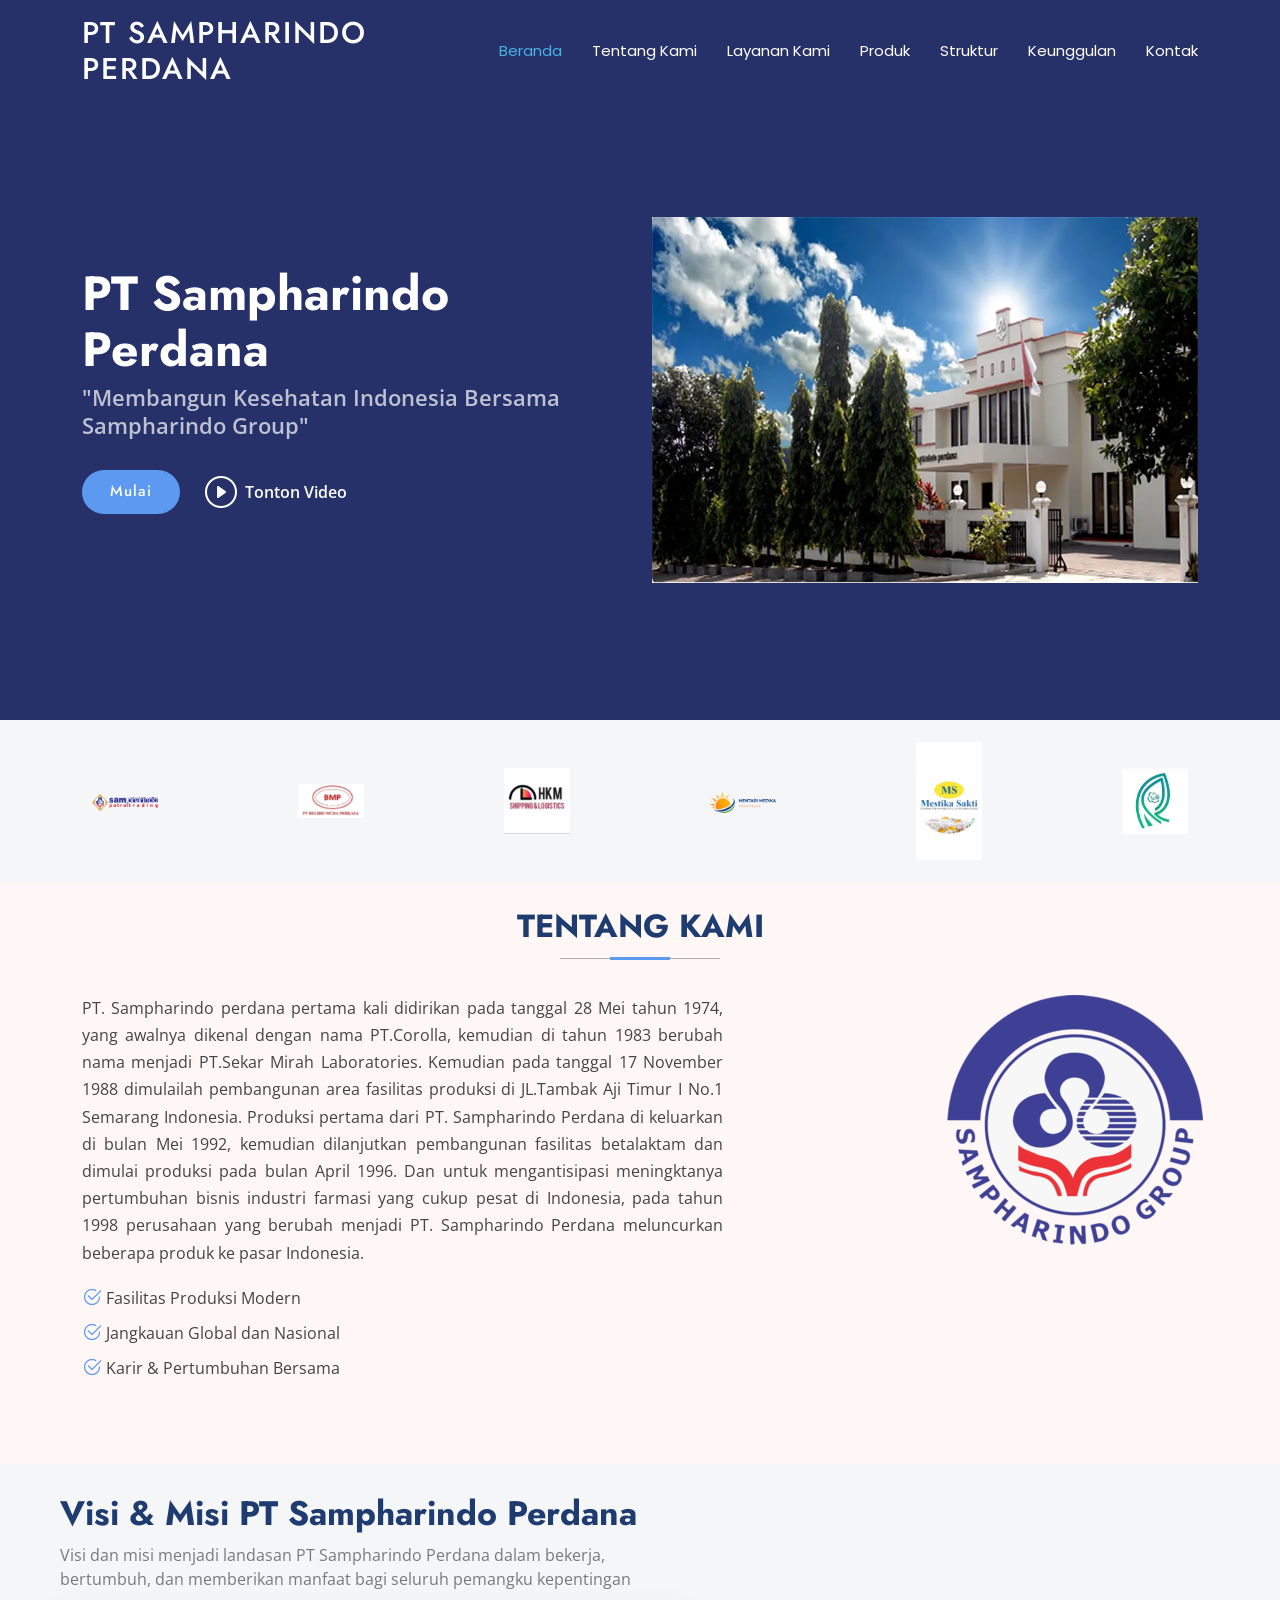
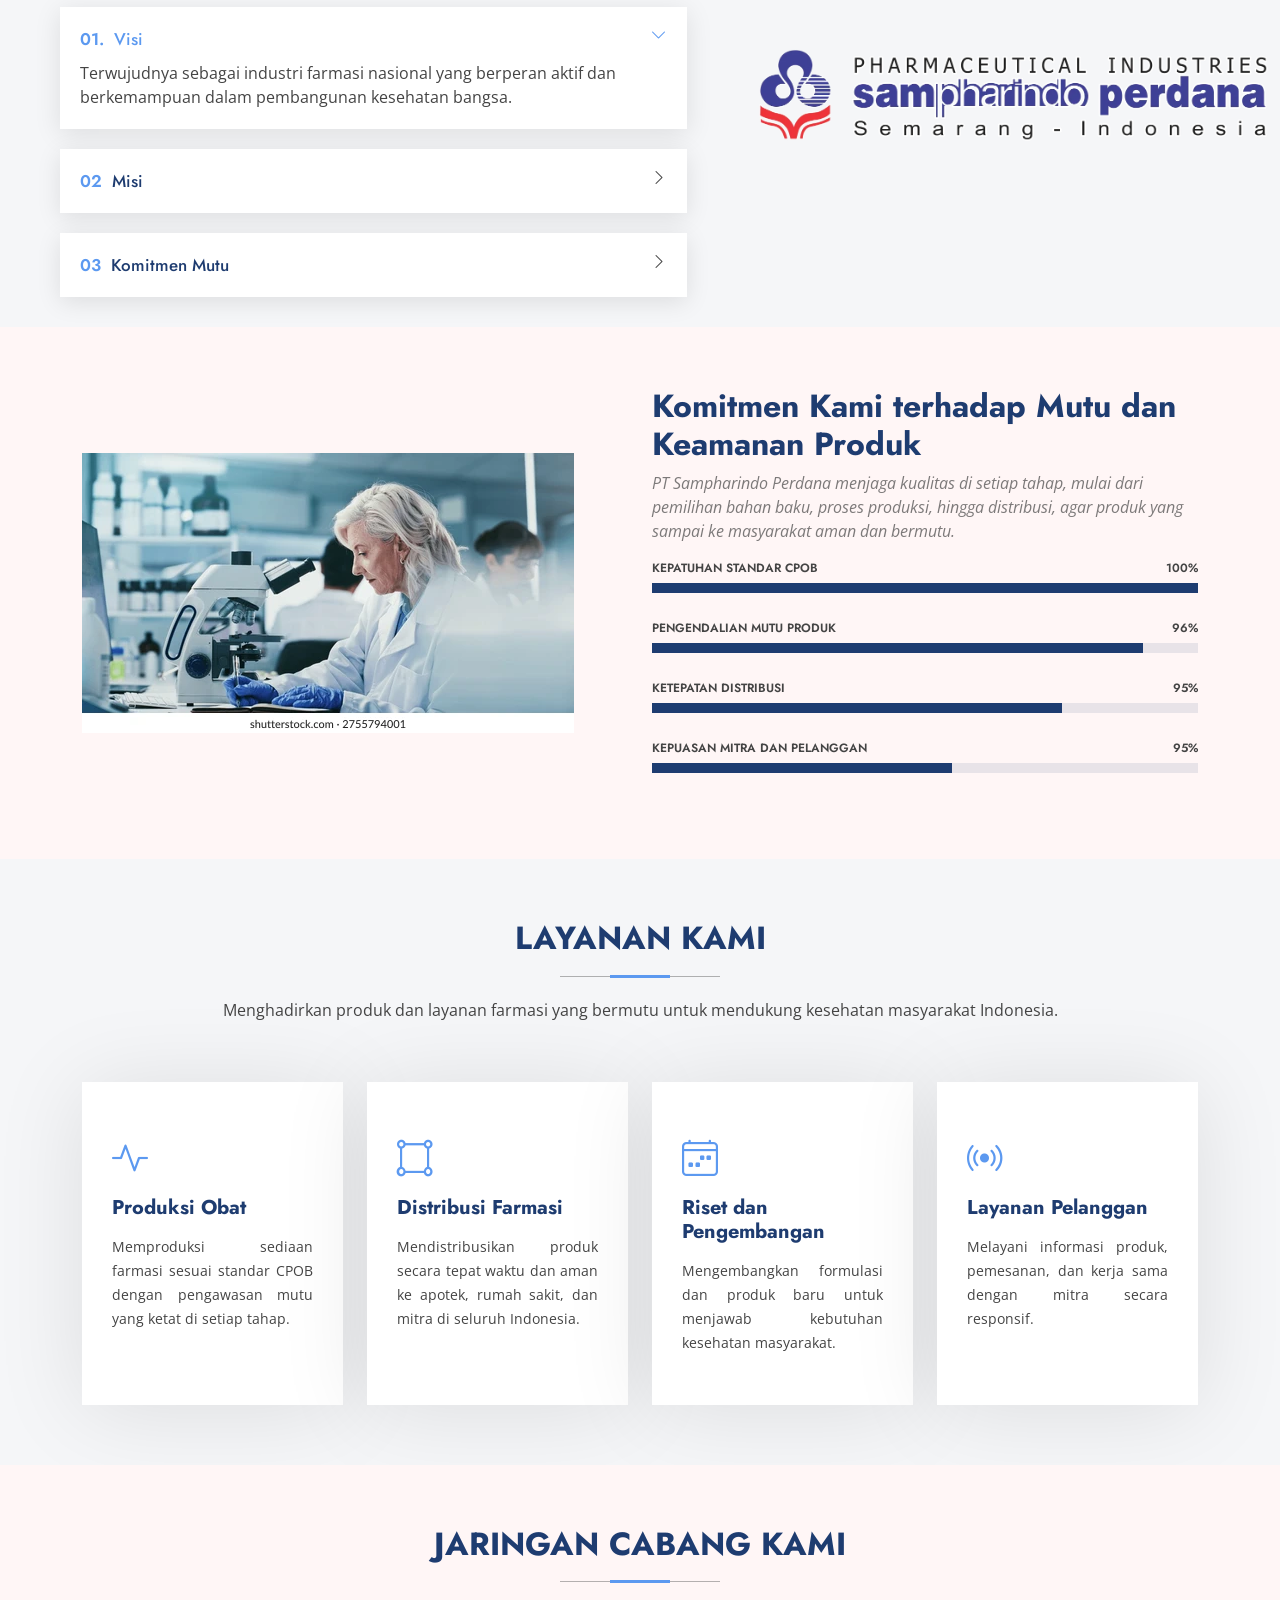
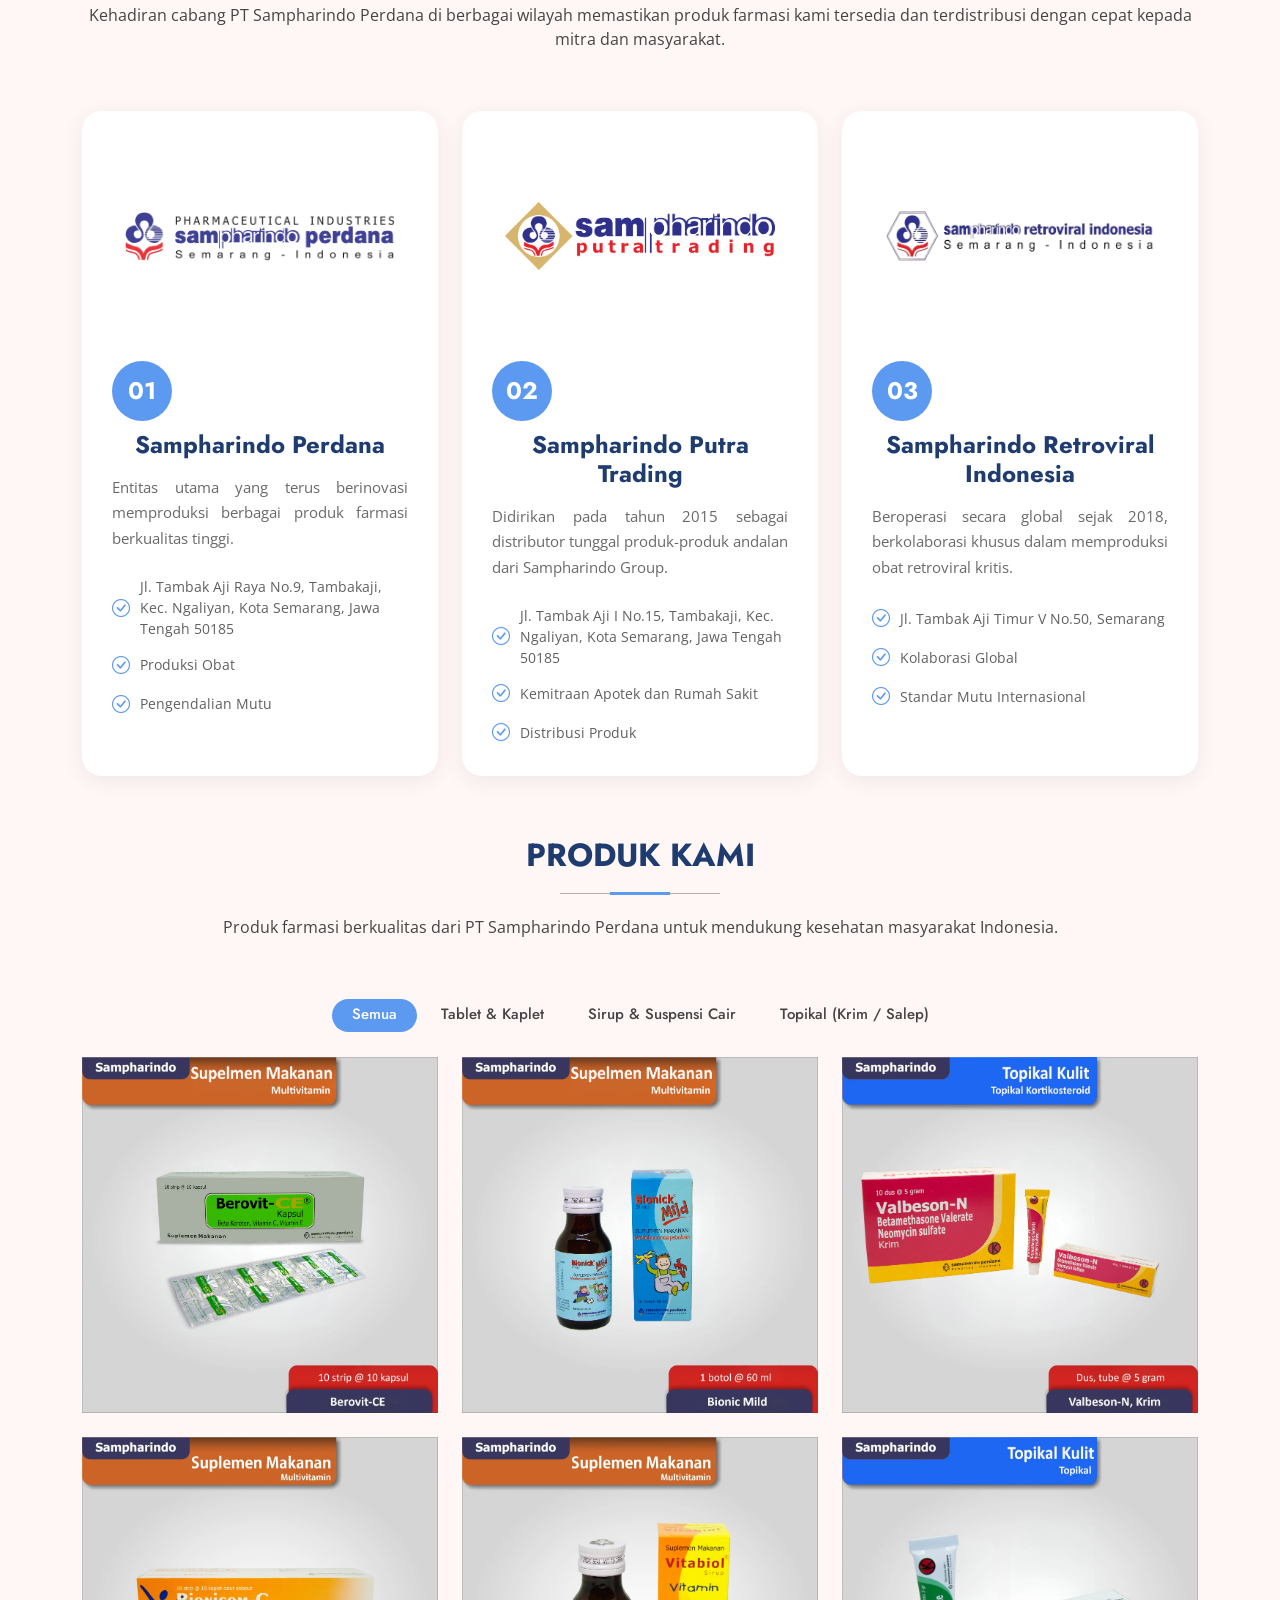
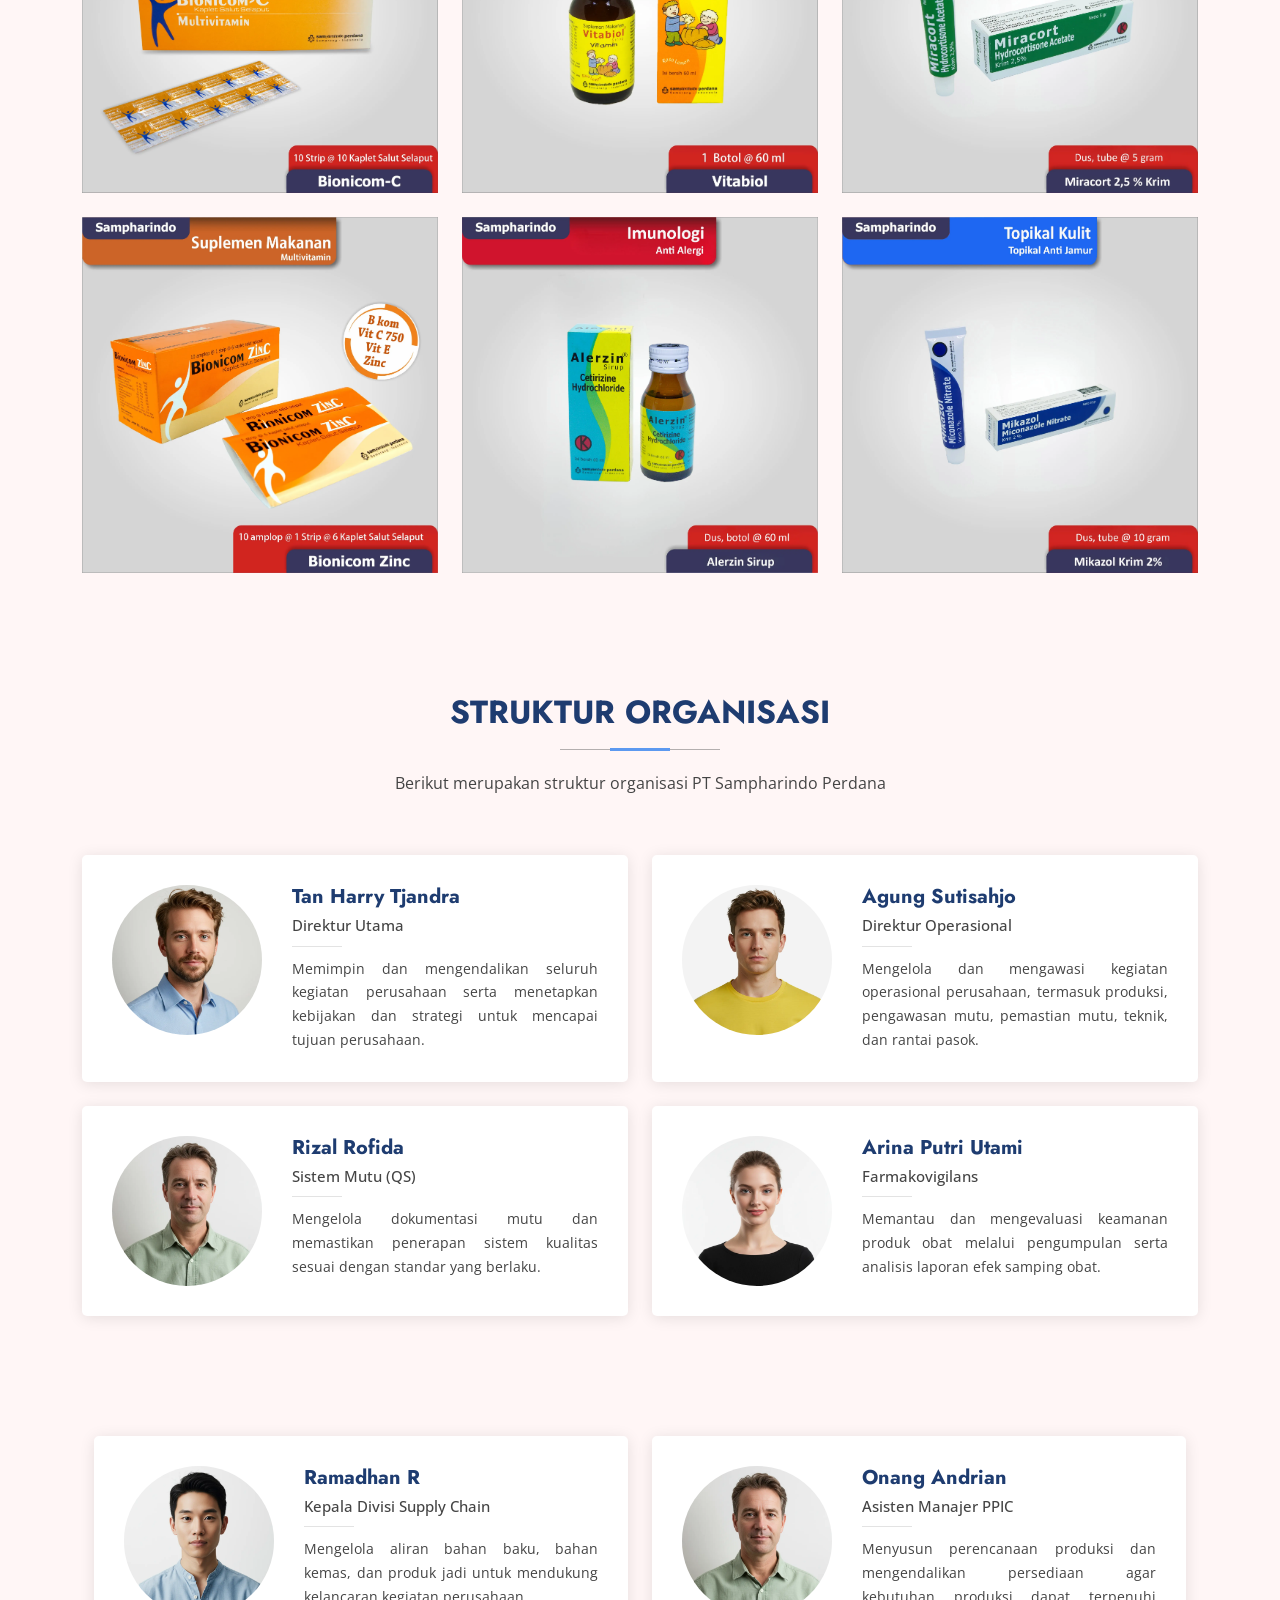
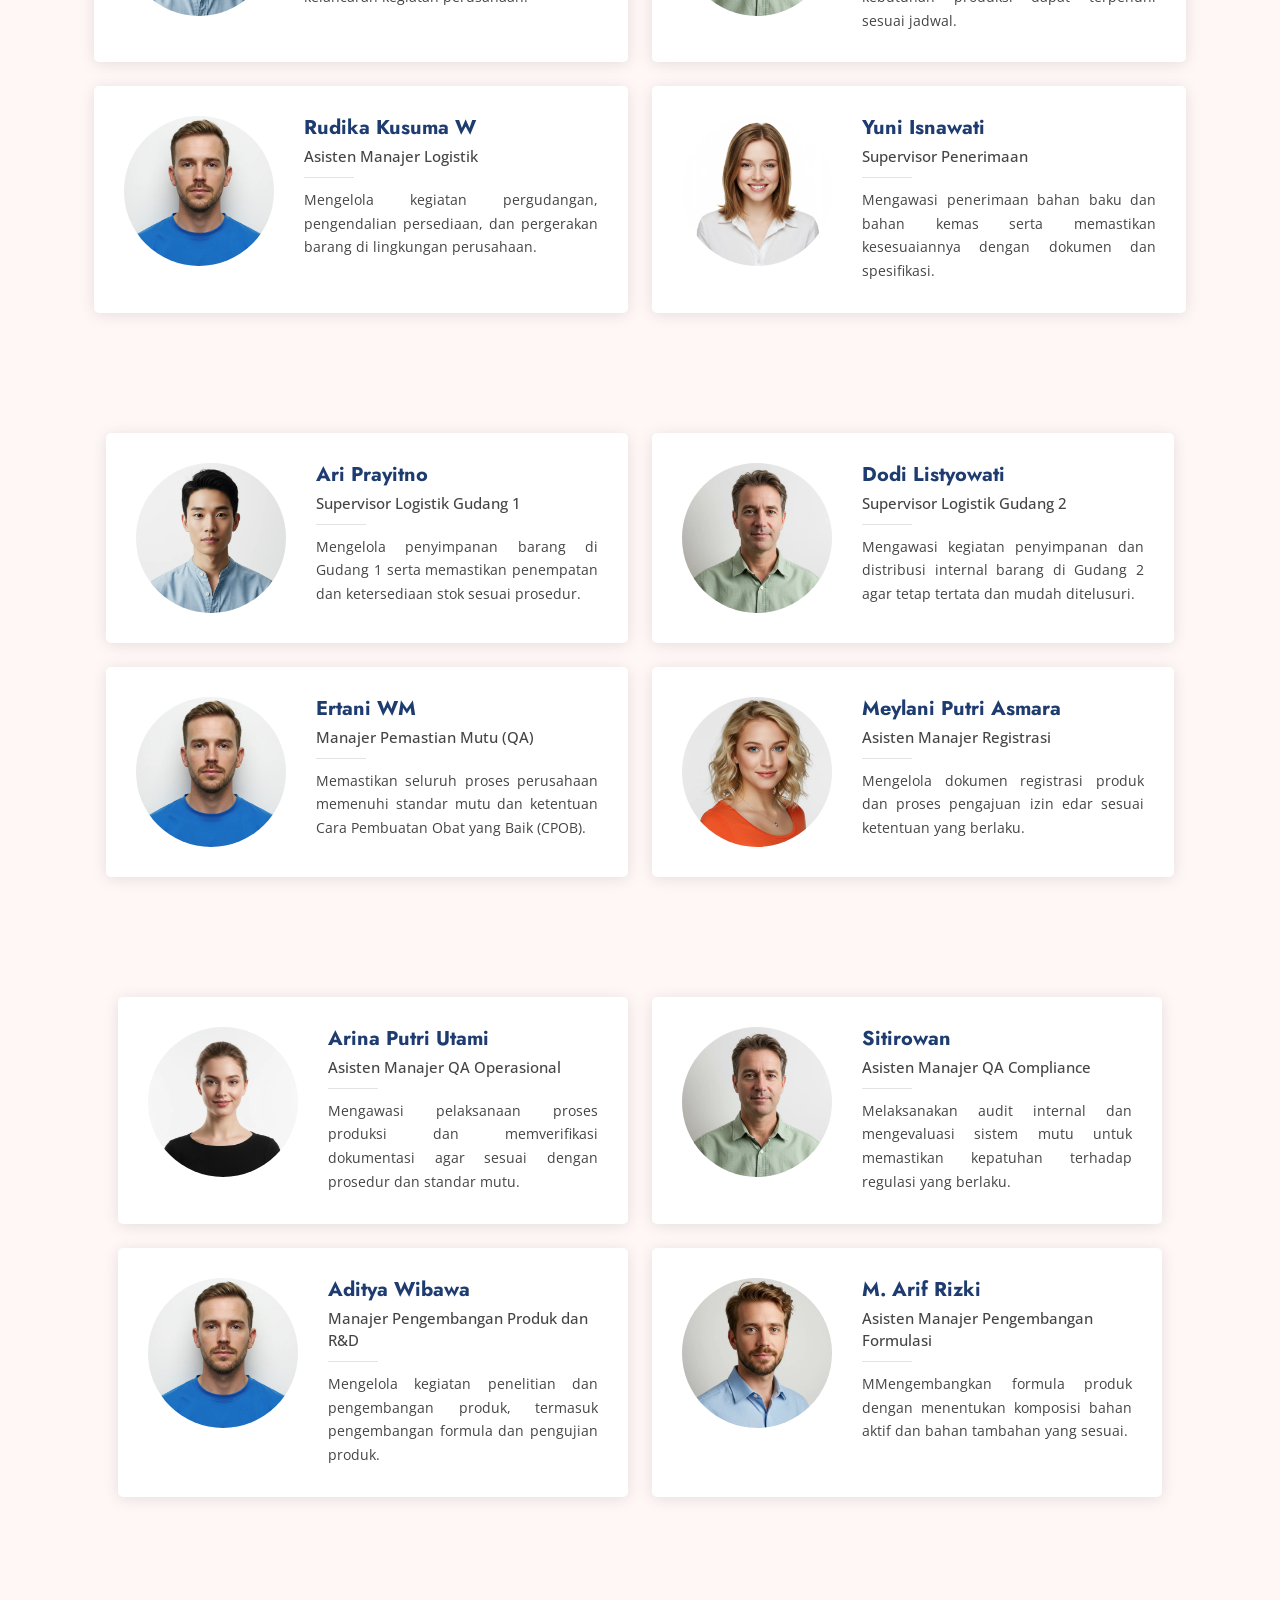
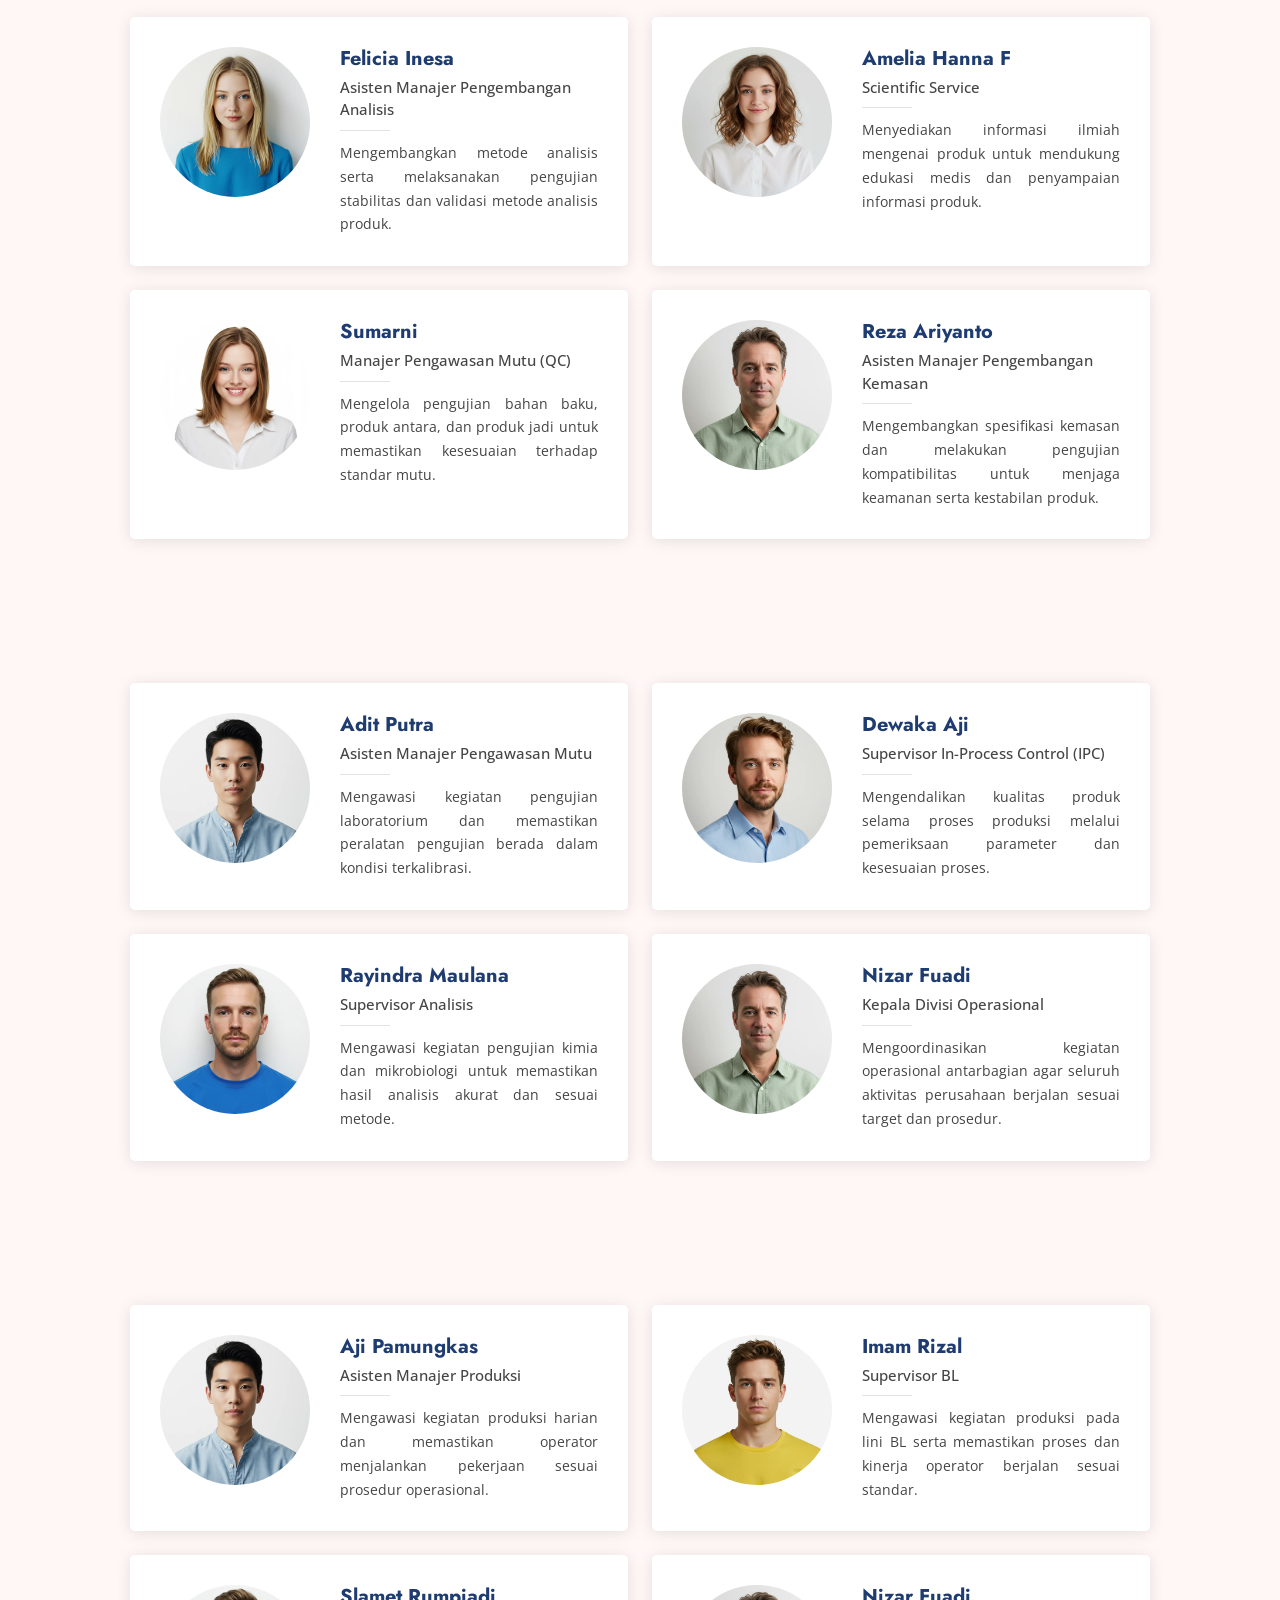
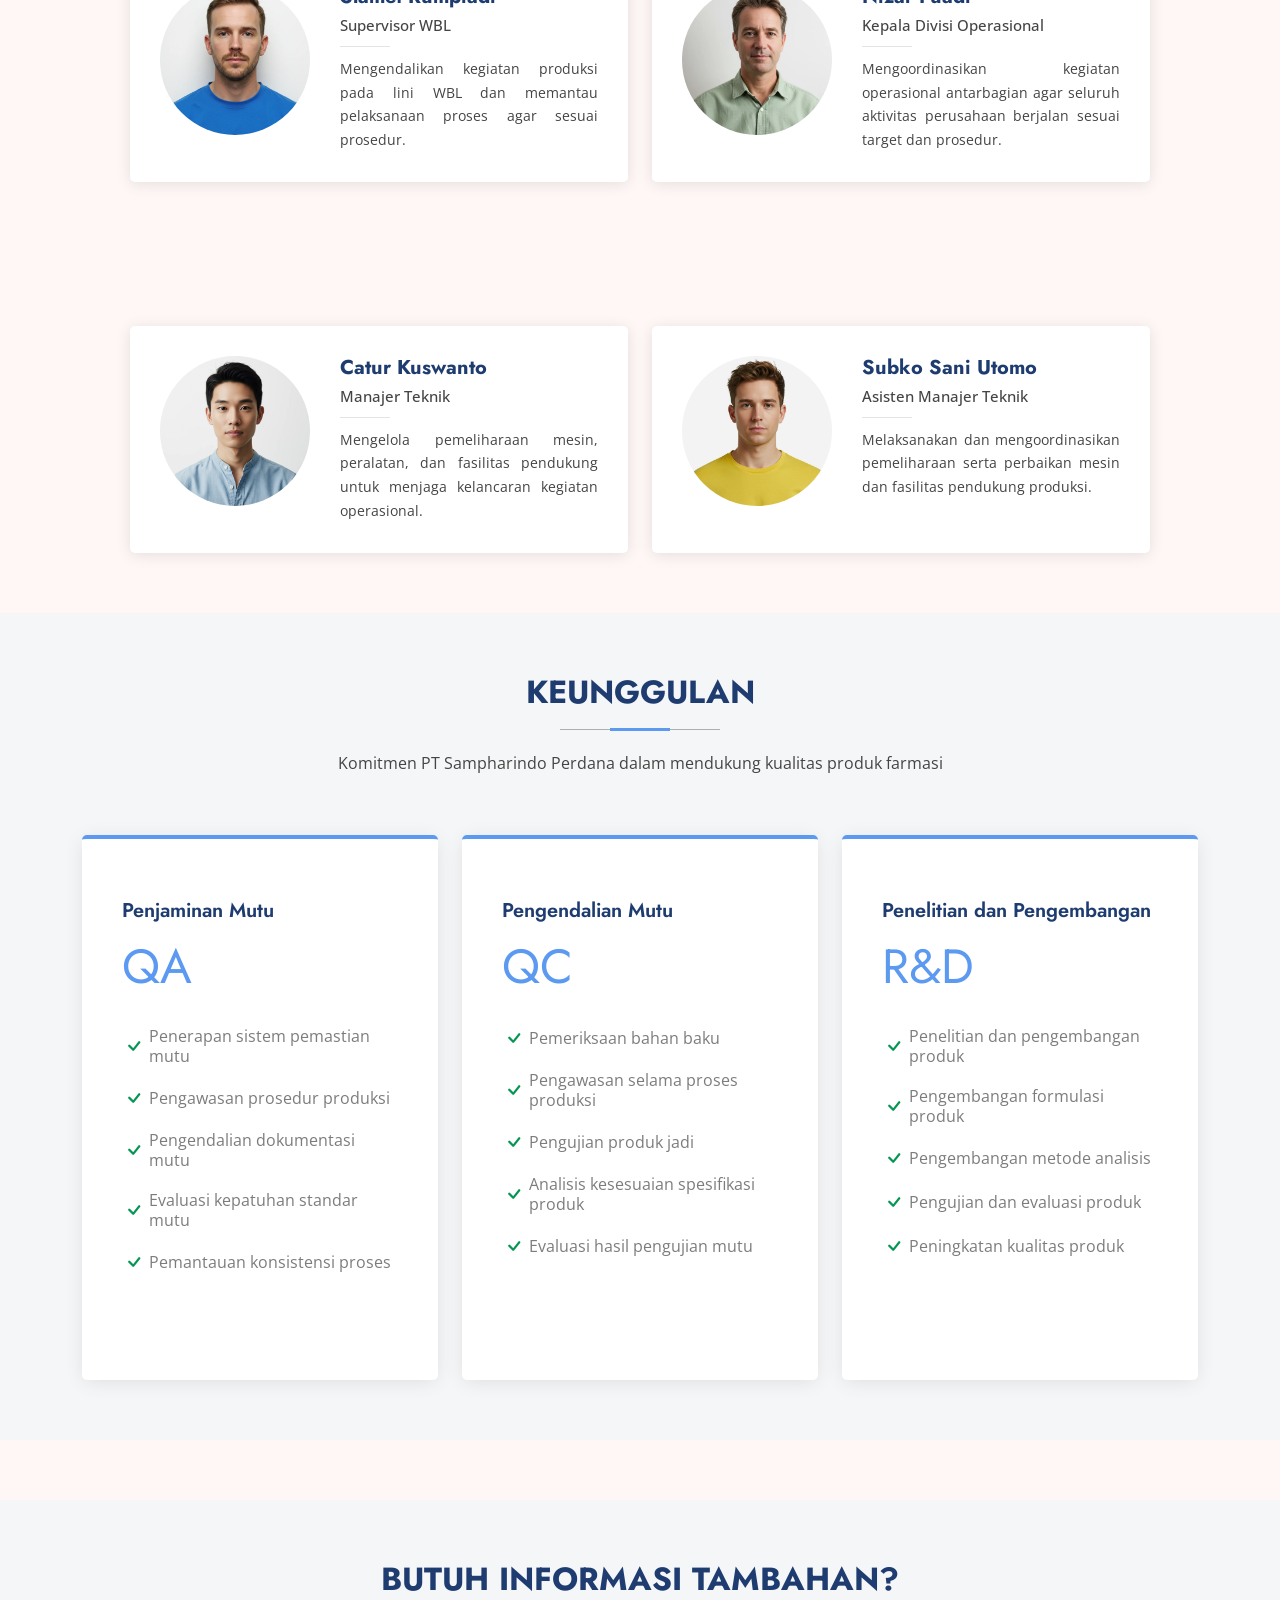
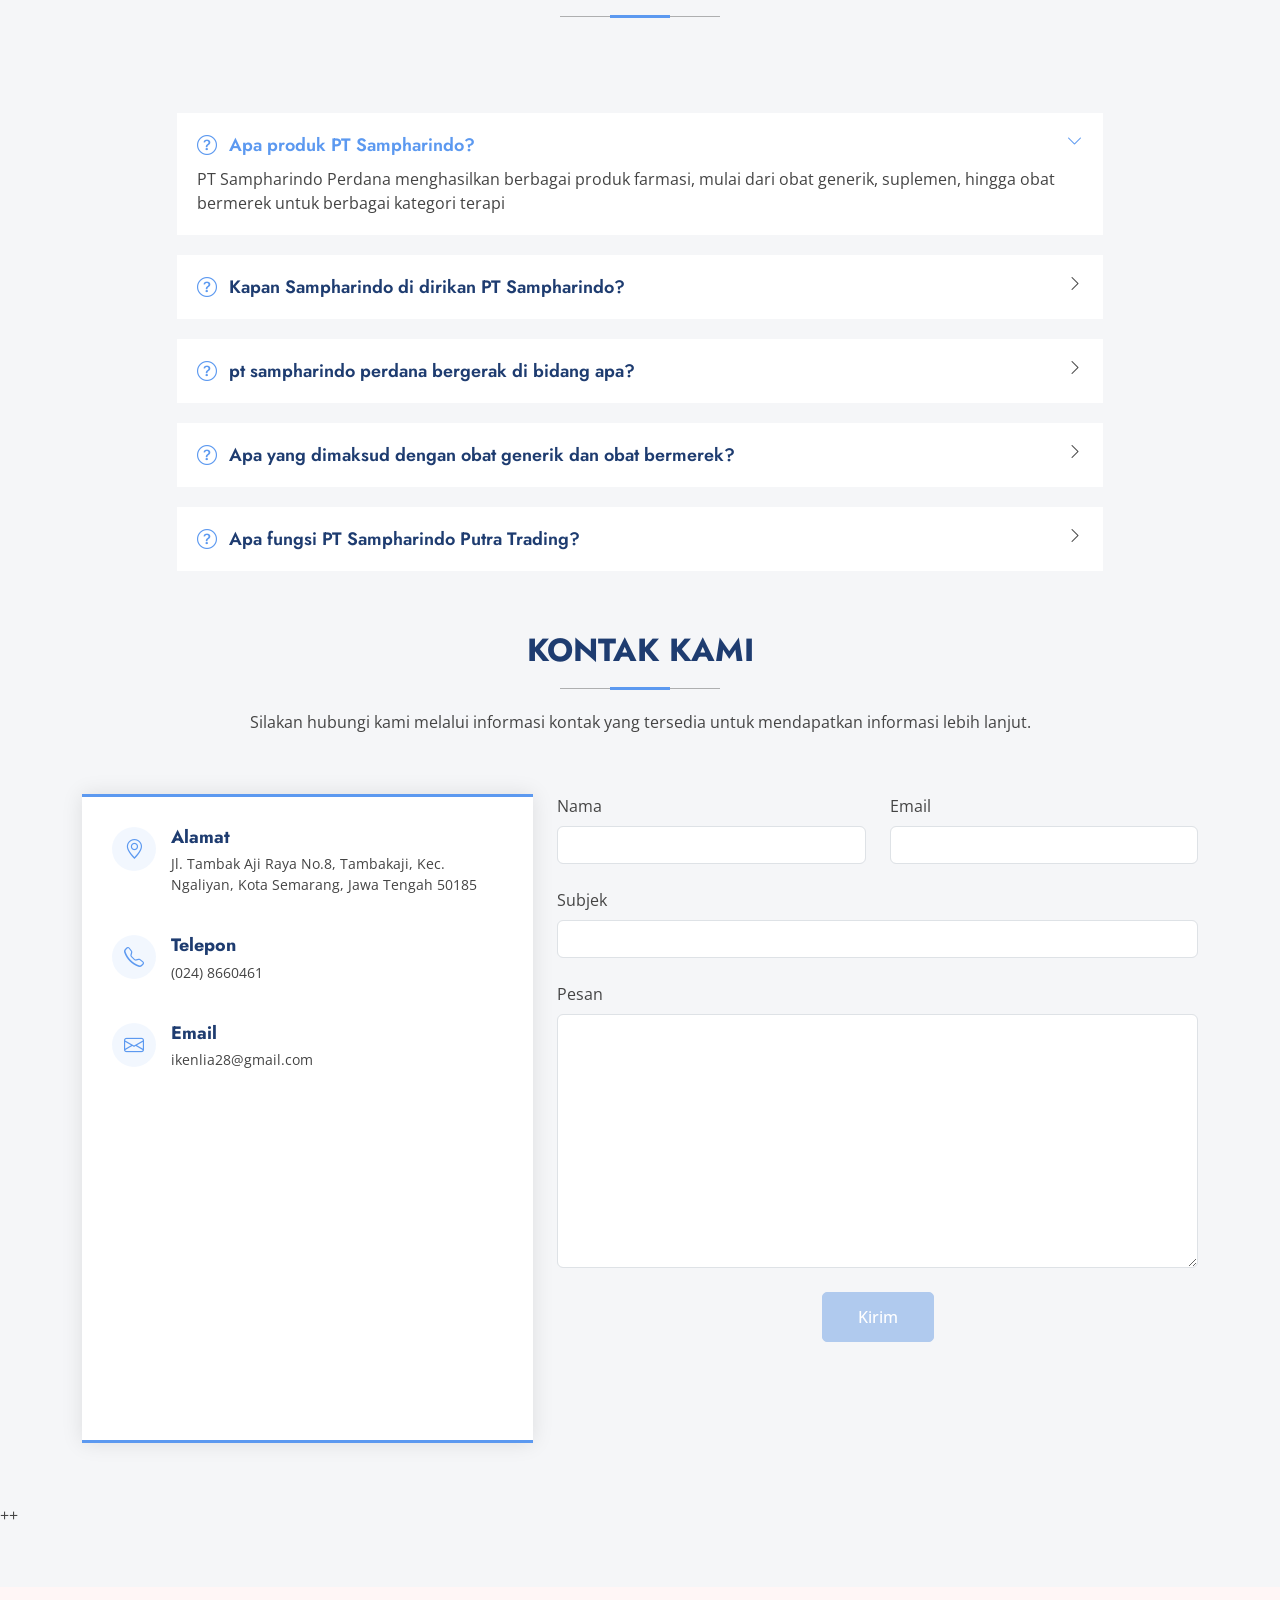
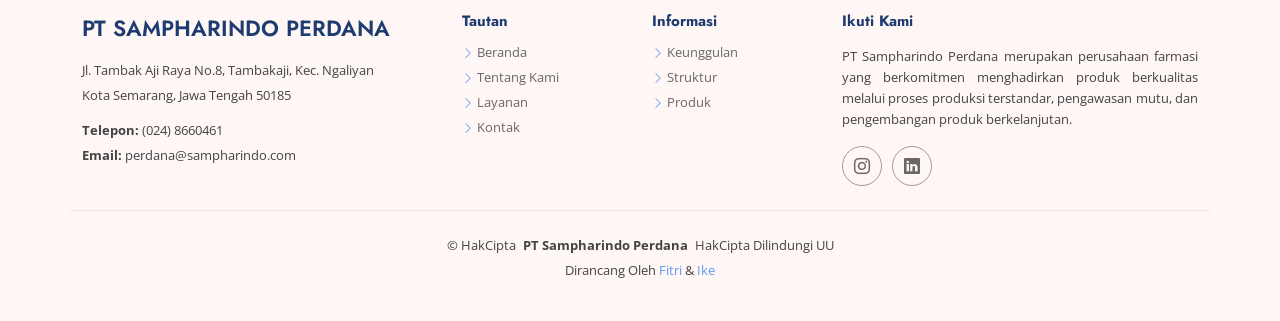
<file: index.html>
<!DOCTYPE html>
<html lang="en">

<head>
  <meta charset="utf-8">
  <meta content="width=device-width, initial-scale=1.0" name="viewport">
  <title>I3_PT Sampharindo Perdana</title>
  <meta name="description" content="">
  <meta name="keywords" content="">

  <!-- Favicons -->
  <link href="assets/img/favicon.png" rel="icon">
  <link href="assets/img/apple-touch-icon.png" rel="apple-touch-icon">

  <!-- Fonts -->
  <link href="https://fonts.googleapis.com" rel="preconnect">
  <link href="https://fonts.gstatic.com" rel="preconnect" crossorigin>
  <link href="https://fonts.googleapis.com/css2?family=Open+Sans:ital,wght@0,300;0,400;0,500;0,600;0,700;0,800;1,300;1,400;1,500;1,600;1,700;1,800&family=Poppins:ital,wght@0,100;0,200;0,300;0,400;0,500;0,600;0,700;0,800;0,900;1,100;1,200;1,300;1,400;1,500;1,600;1,700;1,800;1,900&family=Jost:ital,wght@0,100;0,200;0,300;0,400;0,500;0,600;0,700;0,800;0,900;1,100;1,200;1,300;1,400;1,500;1,600;1,700;1,800;1,900&display=swap" rel="stylesheet">

  <!-- Vendor CSS Files -->
  <link href="assets/vendor/bootstrap/css/bootstrap.min.css" rel="stylesheet">
  <link href="assets/vendor/bootstrap-icons/bootstrap-icons.css" rel="stylesheet">
  <link href="assets/vendor/aos/aos.css" rel="stylesheet">
  <link href="assets/vendor/glightbox/css/glightbox.min.css" rel="stylesheet">
  <link href="assets/vendor/swiper/swiper-bundle.min.css" rel="stylesheet">

  <!-- Main CSS File -->
  <link href="assets/css/main.css" rel="stylesheet">

  <!-- =======================================================
  * Template Name: Arsha
  * Template URL: https://bootstrapmade.com/arsha-free-bootstrap-html-template-corporate/
  * Updated: Feb 22 2025 with Bootstrap v5.3.3
  * Author: BootstrapMade.com
  * License: https://bootstrapmade.com/license/
  ======================================================== -->
</head>

<body class="index-page">

  <header id="header" class="header d-flex align-items-center fixed-top">
    <div class="container-fluid container-xl position-relative d-flex align-items-center">

      <a href="index.html" class="logo d-flex align-items-center me-auto">
        <!-- Uncomment the line below if you also wish to use an image logo -->
        <!-- <img src="assets/img/logo.webp" alt=""> -->
        <h1 class="sitename">PT Sampharindo Perdana</h1>
      </a>

      <nav id="navmenu" class="navmenu">
        <ul>
          <li><a href="#hero" class="active">Beranda</a></li>
          <li><a href="#about">Tentang Kami</a></li>
          <li><a href="#services">Layanan Kami</a></li>
          <li><a href="#portfolio">Produk</a></li>
          <li><a href="#team">Struktur</a></li>
          <li><a href="#pricing">Keunggulan</a></li>
          <li><a href="#contact">Kontak</a></li>
        </ul>
        <i class="mobile-nav-toggle d-xl-none bi bi-list"></i>
      </nav>
        </div>
  </header>

  <main class="main">

    <!-- Hero Section -->
    <section id="hero" class="hero section dark-background">

      <div class="container">
        <div class="row gy-4">
          <div class="col-lg-6 order-2 order-lg-1 d-flex flex-column justify-content-center" data-aos="zoom-out">
            <h1>PT Sampharindo Perdana</h1>
            <p>"Membangun Kesehatan Indonesia Bersama Sampharindo Group"</p>
            <div class="d-flex">
              <a href="#about" class="btn-get-started">Mulai</a>
              <a href="https://youtu.be/IlErZYFdq2g?si=9Tf2KdejWnftKdks" class="glightbox btn-watch-video d-flex align-items-center"><i class="bi bi-play-circle"></i><span>Tonton Video</span></a>
            </div>
          </div>
          <div class="col-lg-6 order-1 order-lg-2 hero-img" data-aos="zoom-out" data-aos-delay="200">
            <img src="assets/img/perdana.webp" class="img-fluid animated" alt="">
          </div>
        </div>
      </div>

    </section><!-- /Hero Section -->

    <!-- Clients Section -->
    <section id="clients" class="clients section light-background">

      <div class="container" data-aos="zoom-in">

        <div class="swiper init-swiper">
          <script type="application/json" class="swiper-config">
            {
              "loop": true,
              "speed": 600,
              "autoplay": {
                "delay": 5000
              },
              "slidesPerView": "auto",
              "pagination": {
                "el": ".swiper-pagination",
                "type": "bullets",
                "clickable": true
              },
              "breakpoints": {
                "320": {
                  "slidesPerView": 2,
                  "spaceBetween": 40
                },
                "480": {
                  "slidesPerView": 3,
                  "spaceBetween": 60
                },
                "640": {
                  "slidesPerView": 4,
                  "spaceBetween": 80
                },
                "992": {
                  "slidesPerView": 5,
                  "spaceBetween": 120
                },
                "1200": {
                  "slidesPerView": 6,
                  "spaceBetween": 120
                }
              }
            }
          </script>
          <div class="swiper-wrapper align-items-center">
            <div class="swiper-slide"><img src="assets/img/clients/spt.webp" class="img-fluid" alt=""></div>
            <div class="swiper-slide"><img src="assets/img/clients/BMP.jpg" class="img-fluid" alt=""></div>
            <div class="swiper-slide"><img src="assets/img/clients/HKM.jpg" class="img-fluid" alt=""></div>
            <div class="swiper-slide"><img src="assets/img/clients/MM.png" class="img-fluid" alt=""></div>
            <div class="swiper-slide"><img src="assets/img/clients/MS.jpg" class="img-fluid" alt=""></div>
            <div class="swiper-slide"><img src="assets/img/clients/RNA.jpg" class="img-fluid" alt=""></div>
            <div class="swiper-slide"><img src="assets/img/clients/SDM.jpg" class="img-fluid" alt=""></div>
            <div class="swiper-slide"><img src="assets/img/clients/TGSN.jpg" class="img-fluid" alt=""></div>
          </div>
        </div>

      </div>

    </section><!-- /Clients Section -->

    <!-- About Section -->
    <section id="about" class="about section">

      <!-- Section Title -->
      <div class="container section-title" data-aos="fade-up">
        <h2>Tentang Kami</h2>
      </div><!-- End Section Title -->

      <div class="container">
        <div class="row gy-4">
          <div class="col-lg-7 content" data-aos="fade-up" data-aos-delay="100">
            <p>
              PT. Sampharindo perdana pertama kali didirikan pada tanggal 28 Mei tahun 1974, yang awalnya dikenal dengan nama PT.Corolla, kemudian di tahun 1983 berubah nama menjadi PT.Sekar Mirah Laboratories. Kemudian pada tanggal 17 November 1988 dimulailah pembangunan area fasilitas produksi di JL.Tambak Aji Timur I No.1 Semarang Indonesia. Produksi pertama dari PT. Sampharindo Perdana di keluarkan di bulan Mei 1992, kemudian dilanjutkan pembangunan fasilitas betalaktam dan dimulai produksi pada bulan April 1996. Dan untuk mengantisipasi meningktanya pertumbuhan bisnis industri farmasi yang cukup pesat di Indonesia, pada tahun 1998 perusahaan yang berubah menjadi PT. Sampharindo Perdana meluncurkan beberapa produk ke pasar Indonesia.
            </p>
            <ul>
              <li><i class="bi bi-check2-circle"></i> <span>Fasilitas Produksi Modern</span></li>
              <li><i class="bi bi-check2-circle"></i> <span>Jangkauan Global dan Nasional</span></li>
              <li><i class="bi bi-check2-circle"></i> <span>Karir & Pertumbuhan Bersama</span></li>
            </ul>
          </div>
 <div class="col-lg-5 order-1 order-lg-2 why-us-img">
            <img src="assets/img/icon.ico" class="img-fluid" alt="" data-aos="zoom-in" data-aos-delay="100">
          </div>
        </div>
          <div class="col-lg-6" data-aos="fade-up" data-aos-delay="200"> 
          </div>

            </section><!-- /About Section -->

    <!-- Why Us Section -->
    <section id="why-us" class="section why-us light-background" data-builder="section">

      <div class="container-fluid">

        <div class="row gy-4">

          <div class="col-lg-7 d-flex flex-column justify-content-center order-2 order-lg-1">

            <div class="content px-xl-5" data-aos="fade-up" data-aos-delay="100">
              <h3><strong>Visi & Misi PT Sampharindo Perdana</strong></h3>
              <p>
                Visi dan misi menjadi landasan PT Sampharindo Perdana dalam bekerja, bertumbuh, dan memberikan manfaat bagi seluruh pemangku kepentingan
              </p>
            </div>

            <div class="faq-container px-xl-5" data-aos="fade-up" data-aos-delay="200">

              <div class="faq-item faq-active">

                <h3><span>01.</span> Visi</h3>
                <div class="faq-content">
                  <p>Terwujudnya sebagai industri farmasi nasional yang berperan aktif dan 
berkemampuan dalam pembangunan kesehatan bangsa.</p>
                </div>
                <i class="faq-toggle bi bi-chevron-right"></i>
              </div><!-- End Faq item-->

              <div class="faq-item">
                <h3><span>02</span> Misi</h3>
                <div class="faq-content">
                  <p>Menyediakan obat bermutu secara nasional sesuai kebutuhan dan pola 
penyakit masyarakat dengan harga yang terjangkau.</p>
                </div>
                <i class="faq-toggle bi bi-chevron-right"></i>
              </div><!-- End Faq item-->

              <div class="faq-item">
                <h3><span>03</span> Komitmen Mutu</h3>
                <div class="faq-content">
                  <p>Seluruh proses produksi dijalankan sesuai standar Cara Pembuatan Obat yang Baik (CPOB) untuk memastikan produk aman, bermutu, dan berkhasiat.</p>
                </div>
                <i class="faq-toggle bi bi-chevron-right"></i>
              </div><!-- End Faq item-->

            </div>

          </div>

          <div class="col-lg-5 order-1 order-lg-2 why-us-img">
            <img src="assets/img/sp.webp" class="img-fluid" alt="" data-aos="zoom-in" data-aos-delay="100">
          </div>
        </div>

      </div>

    </section><!-- /Why Us Section -->

    <!-- Skills Section -->
    <section id="skills" class="skills section">

      <div class="container" data-aos="fade-up" data-aos-delay="100">

        <div class="row">

          <div class="col-lg-6 d-flex align-items-center">
            <img src="assets/img/illustration/orang lab.webp" class="img-fluid" alt="">
          </div>

          <div class="col-lg-6 pt-4 pt-lg-0 content">

            <h3>Komitmen Kami terhadap Mutu dan Keamanan Produk</h3>
            <p class="fst-italic">
             PT Sampharindo Perdana menjaga kualitas di setiap tahap, mulai dari pemilihan bahan baku, proses produksi, hingga distribusi, agar produk yang sampai ke masyarakat aman dan bermutu.
            </p>

            <div class="skills-content skills-animation">

              <div class="progress">
                <span class="skill"><span>Kepatuhan Standar CPOB</span> <i class="val">100%</i></span>
                <div class="progress-bar-wrap">
                  <div class="progress-bar" role="progressbar" aria-valuenow="100" aria-valuemin="0" aria-valuemax="100"></div>
                </div>
              </div><!-- End Skills Item -->

              <div class="progress">
                <span class="skill"><span>Pengendalian Mutu Produk</span> <i class="val">96%</i></span>
                <div class="progress-bar-wrap">
                  <div class="progress-bar" role="progressbar" aria-valuenow="90" aria-valuemin="0" aria-valuemax="100"></div>
                </div>
              </div><!-- End Skills Item -->

              <div class="progress">
                <span class="skill"><span>Ketepatan Distribusi</span> <i class="val">95%</i></span>
                <div class="progress-bar-wrap">
                  <div class="progress-bar" role="progressbar" aria-valuenow="75" aria-valuemin="0" aria-valuemax="100"></div>
                </div>
              </div><!-- End Skills Item -->

              <div class="progress">
                <span class="skill"><span>Kepuasan Mitra dan Pelanggan</span> <i class="val">95%</i></span>
                <div class="progress-bar-wrap">
                  <div class="progress-bar" role="progressbar" aria-valuenow="55" aria-valuemin="0" aria-valuemax="100"></div>
                </div>
              </div><!-- End Skills Item -->

            </div>

          </div>
        </div>

      </div>

    </section><!-- /Skills Section -->

    <!-- Services Section -->
    <section id="services" class="services section light-background">

      <!-- Section Title -->
      <div class="container section-title" data-aos="fade-up">
        <h2>Layanan Kami</h2>
        <p>Menghadirkan produk dan layanan farmasi yang bermutu untuk mendukung kesehatan masyarakat Indonesia.</p>
      </div><!-- End Section Title -->

      <div class="container">

        <div class="row gy-4">

          <div class="col-xl-3 col-md-6 d-flex" data-aos="fade-up" data-aos-delay="100">
            <div class="service-item position-relative">
              <div class="icon"><i class="bi bi-activity icon"></i></div>
              <h4><a href="" class="stretched-link">Produksi Obat</a></h4>
              <p>Memproduksi sediaan farmasi sesuai standar CPOB dengan pengawasan mutu yang ketat di setiap tahap.</p>
            </div>
          </div><!-- End Service Item -->

          <div class="col-xl-3 col-md-6 d-flex" data-aos="fade-up" data-aos-delay="200">
            <div class="service-item position-relative">
              <div class="icon"><i class="bi bi-bounding-box-circles icon"></i></div>
              <h4><a href="" class="stretched-link">Distribusi Farmasi	</a></h4>
              <p>Mendistribusikan produk secara tepat waktu dan aman ke apotek, rumah sakit, dan mitra di seluruh Indonesia.</p>
            </div>
          </div><!-- End Service Item -->

          <div class="col-xl-3 col-md-6 d-flex" data-aos="fade-up" data-aos-delay="300">
            <div class="service-item position-relative">
              <div class="icon"><i class="bi bi-calendar4-week icon"></i></div>
              <h4><a href="" class="stretched-link">Riset dan Pengembangan</a></h4>
              <p>Mengembangkan formulasi dan produk baru untuk menjawab kebutuhan kesehatan masyarakat.</p>
            </div>
          </div><!-- End Service Item -->

          <div class="col-xl-3 col-md-6 d-flex" data-aos="fade-up" data-aos-delay="400">
            <div class="service-item position-relative">
              <div class="icon"><i class="bi bi-broadcast icon"></i></div>
              <h4><a href="" class="stretched-link">Layanan Pelanggan</a></h4>
              <p>Melayani informasi produk, pemesanan, dan kerja sama dengan mitra secara responsif.</p>
            </div>
          </div><!-- End Service Item -->

        </div>

      </div>

    </section><!-- /Services Section -->

    <!-- Work Process Section -->
    <section id="work-process" class="work-process section">

      <!-- Section Title -->
      <div class="container section-title" data-aos="fade-up">
        <h2>Jaringan Cabang Kami</h2>
        <p>Kehadiran cabang PT Sampharindo Perdana di berbagai wilayah memastikan produk farmasi kami tersedia dan terdistribusi dengan cepat kepada mitra dan masyarakat.</p>
      </div><!-- End Section Title -->

      <div class="container" data-aos="fade-up" data-aos-delay="100">

        <div class="row gy-5">

          <div class="col-lg-4" data-aos="fade-up" data-aos-delay="200">
            <div class="steps-item">
              <div class="steps-image">
                <img src="assets/img/steps/sp.webp" alt="Step 1" class="img-fluid" loading="lazy">
              </div>
              <div class="steps-content">
                <div class="steps-number">01</div>
                <h3>Sampharindo Perdana</h3>
                <p>Entitas utama yang terus berinovasi memproduksi berbagai produk farmasi berkualitas tinggi.</p>
                <div class="steps-features">
                  <div class="feature-item">
                    <i class="bi bi-check-circle"></i>
                    <span>Jl. Tambak Aji Raya No.9, Tambakaji, Kec. Ngaliyan, Kota Semarang, Jawa Tengah 50185</span>
                  </div>
                  <div class="feature-item">
                    <i class="bi bi-check-circle"></i>
                    <span>Produksi Obat</span>
                  </div>
                  <div class="feature-item">
                    <i class="bi bi-check-circle"></i>
                    <span>Pengendalian Mutu</span>
                  </div>
                </div>
              </div>
            </div><!-- End Steps Item -->
          </div>

          <div class="col-lg-4" data-aos="fade-up" data-aos-delay="300">
            <div class="steps-item">
              <div class="steps-image">
                <img src="assets/img/steps/spt.webp" alt="Step 2" class="img-fluid" loading="lazy">
              </div>
              <div class="steps-content">
                <div class="steps-number">02</div>
                <h3>Sampharindo Putra Trading</h3>
                <p>Didirikan pada tahun 2015 sebagai distributor tunggal produk-produk andalan dari Sampharindo Group.</p>
                <div class="steps-features">
                  <div class="feature-item">
                    <i class="bi bi-check-circle"></i>
                    <span>Jl. Tambak Aji I No.15, Tambakaji, Kec. Ngaliyan, Kota Semarang, Jawa Tengah 50185</span>
                  </div>
                  <div class="feature-item">
                    <i class="bi bi-check-circle"></i>
                    <span>Kemitraan Apotek dan Rumah Sakit</span>
                  </div>
                  <div class="feature-item">
                    <i class="bi bi-check-circle"></i>
                    <span>Distribusi Produk</span>
                  </div>
                </div>
              </div>
            </div><!-- End Steps Item -->
          </div>

          <div class="col-lg-4" data-aos="fade-up" data-aos-delay="400">
            <div class="steps-item">
              <div class="steps-image">
                <img src="assets/img/steps/logo_sri.png" alt="Step 3" class="img-fluid" loading="lazy">
              </div>
              <div class="steps-content">
                <div class="steps-number">03</div>
                <h3>Sampharindo Retroviral Indonesia</h3>
                <p>Beroperasi secara global sejak 2018, berkolaborasi khusus dalam memproduksi obat retroviral kritis.</p>
                <div class="steps-features">
                  <div class="feature-item">
                    <i class="bi bi-check-circle"></i>
                    <span>Jl. Tambak Aji Timur V No.50, Semarang</span>
                  </div>
                  <div class="feature-item">
                    <i class="bi bi-check-circle"></i>
                    <span>Kolaborasi Global</span>
                  </div>
                  <div class="feature-item">
                    <i class="bi bi-check-circle"></i>
                    <span>Standar Mutu Internasional</span>
                  </div>
                </div>
              </div>
            </div><!-- End Steps Item -->
          </div>

        </div>

      </div>

         
       <!-- Struktur Section -->
    <section id="portfolio" class="portfolio section">

      <!-- Section Title -->
      <div class="container section-title" data-aos="fade-up">
        <h2>Produk Kami</h2>
        <p>Produk farmasi berkualitas dari PT Sampharindo Perdana untuk mendukung kesehatan masyarakat Indonesia.</p>
      </div><!-- End Section Title -->

      <div class="container">

        <div class="isotope-layout" data-default-filter="*" data-layout="masonry" data-sort="original-order">

          <ul class="portfolio-filters isotope-filters" data-aos="fade-up" data-aos-delay="100">
            <li data-filter="*" class="filter-active">Semua</li>
            <li data-filter=".filter-app">Tablet & Kaplet</li>
            <li data-filter=".filter-product">Sirup & Suspensi Cair</li>
            <li data-filter=".filter-branding">Topikal (Krim / Salep)</li>
          </ul><!-- End Portfolio Filters -->

          <div class="row gy-4 isotope-container" data-aos="fade-up" data-aos-delay="200">

            <div class="col-lg-4 col-md-6 portfolio-item isotope-item filter-app">
              <img src="assets/img/portfolio/produk kapsul 1.webp" class="img-fluid" alt="">
              <div class="portfolio-info">
                <h4>Berovit-CE</h4>
                <p>Beta Karoten, Vitamin C, Vitamin E</p>
                <a href="assets/img/portfolio/produk kapsul 1.webp" title="Berovit-CE" data-gallery="portfolio-gallery-app" class="glightbox preview-link"><i class="bi bi-zoom-in"></i></a>
                <a href="portfolio-details.html" ></i></a>
              </div>
            </div><!-- End Portfolio Item -->

            <div class="col-lg-4 col-md-6 portfolio-item isotope-item filter-product">
              <img src="assets/img/portfolio/produksirup 1.webp" class="img-fluid" alt="">
              <div class="portfolio-info">
                <h4>Bionick Mild</h4>
                <p>Mengandung metabolisme pada masa pertunbuhan</p>
                <a href="assets/img/portfolio/produksirup 1.webp" title="Bionick Mild" data-gallery="portfolio-gallery-product" class="glightbox preview-link"><i class="bi bi-zoom-in"></i></a>
                <a href="portfolio-details.html" ></i></a>
              </div>
            </div><!-- End Portfolio Item -->

            <div class="col-lg-4 col-md-6 portfolio-item isotope-item filter-branding">
              <img src="assets/img/portfolio/produkkrim 1.webp" class="img-fluid" alt="">
              <div class="portfolio-info">
                <h4>Valbeson-N</h4>
                <p>Pengobatan infeksi bakteri sekunder</p>
                <a href="assets/img/portfolio/produkkrim 1.webp" title="Valbeson-N" data-gallery="portfolio-gallery-branding" class="glightbox preview-link"><i class="bi bi-zoom-in"></i></a>
                <a href="portfolio-details.html" ></i></a>
              </div>
            </div><!-- End Portfolio Item -->

            <div class="col-lg-4 col-md-6 portfolio-item isotope-item filter-app">
              <img src="assets/img/portfolio/produk kaplet 2.webp" class="img-fluid" alt="">
              <div class="portfolio-info">
                <h4>BioNicom-C</h4>
                <p>Vitamin B kompleks,vitamin C,Niacinamide dan Calcium pantothenante yang penting untuk memelihara kesehatan</p>
                <a href="assets/img/portfolio/produk kaplet 2.webp" title="BioNicom-C" data-gallery="portfolio-gallery-app" class="glightbox preview-link"><i class="bi bi-zoom-in"></i></a>
                <a href="portfolio-details.html" ></i></a>
              </div>
            </div><!-- End Portfolio Item -->

            <div class="col-lg-4 col-md-6 portfolio-item isotope-item filter-product">
              <img src="assets/img/portfolio/produksirup 2.webp" class="img-fluid" alt="">
              <div class="portfolio-info">
                <h4>Vitabiol</h4>
                <p>Membantu memenuhi kebutuhan vitamin pada anak-anak</p>
                <a href="assets/img/portfolio/produksirup 2.webp" title="Vitabiol" data-gallery="portfolio-gallery-product" class="glightbox preview-link"><i class="bi bi-zoom-in"></i></a>
                <a href="portfolio-details.html" ></i></a>
              </div>
            </div><!-- End Portfolio Item -->

            <div class="col-lg-4 col-md-6 portfolio-item isotope-item filter-branding">
              <img src="assets/img/portfolio/produkkrim 2.webp" class="img-fluid" alt="">
              <div class="portfolio-info">
                <h4>Miracort</h4>
                <p>Inflamasi non-infeksi pada kulit</p>
                <a href="assets/img/portfolio/produkkrim 2.webp" title="Miracort" data-gallery="portfolio-gallery-branding" class="glightbox preview-link"><i class="bi bi-zoom-in"></i></a>
                <a href="portfolio-details.html" ></i></a>
              </div>
            </div><!-- End Portfolio Item -->

            <div class="col-lg-4 col-md-6 portfolio-item isotope-item filter-app">
              <img src="assets/img/portfolio/produk tablet 3.webp" class="img-fluid" alt="">
              <div class="portfolio-info">
                <h4>BioNicom ZinC</h4>
                <p>Membantu memenuhi kebutuhan vitamin B,C dan E serta mineral zinc</p>
                <a href="assets/img/portfolio/produk tablet 3.webp" title="BioNicom ZinC" data-gallery="portfolio-gallery-app" class="glightbox preview-link"><i class="bi bi-zoom-in"></i></a>
                <a href="portfolio-details.html" ></i></a>
              </div>
            </div><!-- End Portfolio Item -->

            <div class="col-lg-4 col-md-6 portfolio-item isotope-item filter-product">
              <img src="assets/img/portfolio/produksirup 3.webp" class="img-fluid" alt="">
              <div class="portfolio-info">
                <h4>Alerzin</h4>
                <p>Mengobati perennial rhintis, alergi rhintis dan urtikaria idiopatik kronis.</p>
                <a href="assets/img/portfolio/produksirup 3.webp" title="Alerzin" data-gallery="portfolio-gallery-product" class="glightbox preview-link"><i class="bi bi-zoom-in"></i></a>
                <a href="portfolio-details.html" ></i></a>
              </div>
            </div><!-- End Portfolio Item -->

            <div class="col-lg-4 col-md-6 portfolio-item isotope-item filter-branding">
              <img src="assets/img/portfolio/produkkrim 3.webp" class="img-fluid" alt="">
              <div class="portfolio-info">
                <h4>Mikazol</h4>
                <p>Mengobati infeksi kulit yang disebabkan oleh dermatofit atau ragi</p>
                <a href="assets/img/portfolio/produkkrim 3.webp" title="Mikazol" data-gallery="portfolio-gallery-branding" class="glightbox preview-link"><i class="bi bi-zoom-in"></i></a>
                <a href="portfolio-details.html" ></i></a>
              </div>
            </div><!-- End Portfolio Item -->

          </div><!-- End Portfolio Container -->

        </div>

      </div>

    </section><!-- /Portfolio Section -->

    <!-- Team Section -->
    <section id="team" class="team section">

      <!-- Section Title -->
      <div class="container section-title" data-aos="fade-up">
        <h2>Struktur Organisasi</h2>
        <p>Berikut merupakan struktur organisasi PT Sampharindo Perdana</p>
      </div><!-- End Section Title -->

      <div class="container">

        <div class="row gy-4">

          <div class="col-lg-6" data-aos="fade-up" data-aos-delay="100">
            <div class="team-member d-flex align-items-start">
              <div class="pic"><img src="assets/img/person/person-m-7.webp" class="img-fluid" alt=""></div>
              <div class="member-info">
                <h4>Tan Harry Tjandra</h4>
                <span>Direktur Utama</span>
                <p>Memimpin dan mengendalikan seluruh kegiatan perusahaan serta menetapkan kebijakan dan strategi untuk mencapai tujuan perusahaan.</p>
               </div>
            </div>
          </div><!-- End Team Member -->

          <div class="col-lg-6" data-aos="fade-up" data-aos-delay="200">
            <div class="team-member d-flex align-items-start">
              <div class="pic"><img src="assets/img/person/person-m-12.webp" class="img-fluid" alt=""></div>
              <div class="member-info">
                <h4>Agung Sutisahjo</h4>
                <span>Direktur Operasional</span>
                <p>Mengelola dan mengawasi kegiatan operasional perusahaan, termasuk produksi, pengawasan mutu, pemastian mutu, teknik, dan rantai pasok.</p>
                
              </div>
            </div>
          </div><!-- End Team Member -->

          <div class="col-lg-6" data-aos="fade-up" data-aos-delay="300">
            <div class="team-member d-flex align-items-start">
              <div class="pic"><img src="assets/img/person/person-m-6.webp" class="img-fluid" alt=""></div>
              <div class="member-info">
                <h4>Rizal Rofida</h4>
                <span>Sistem Mutu (QS)</span>
                <p>Mengelola dokumentasi mutu dan memastikan penerapan sistem kualitas sesuai dengan standar yang berlaku.</p>
                
              </div>
            </div>
          </div><!-- End Team Member -->

          <div class="col-lg-6" data-aos="fade-up" data-aos-delay="400">
            <div class="team-member d-flex align-items-start">
              <div class="pic"><img src="assets/img/person/person-f-4.webp" class="img-fluid" alt=""></div>
              <div class="member-info">
                <h4>Arina Putri Utami</h4>
                <span>Farmakovigilans</span>
                <p>Memantau dan mengevaluasi keamanan produk obat melalui pengumpulan serta analisis laporan efek samping obat.</p>
                
              </div>
            </div>
          </div><!-- End Team Member -->

        </div>
         <section id="team" class="team section"></section>
<div class="container">

        <div class="row gy-4">

          <div class="col-lg-6" data-aos="fade-up" data-aos-delay="100">
            <div class="team-member d-flex align-items-start">
              <div class="pic"><img src="assets/img/person/person-m-13.webp" class="img-fluid" alt=""></div>
              <div class="member-info">
                <h4>Ramadhan R</h4>
                <span>Kepala Divisi Supply Chain</span>
                <p>Mengelola aliran bahan baku, bahan kemas, dan produk jadi untuk mendukung kelancaran kegiatan perusahaan.</p>
               </div>
            </div>
          </div><!-- End Team Member -->

          <div class="col-lg-6" data-aos="fade-up" data-aos-delay="200">
            <div class="team-member d-flex align-items-start">
              <div class="pic"><img src="assets/img/person/person-m-6.webp" class="img-fluid" alt=""></div>
              <div class="member-info">
                <h4>Onang Andrian</h4>
                <span>Asisten Manajer PPIC</span>
                <p>Menyusun perencanaan produksi dan mengendalikan persediaan agar kebutuhan produksi dapat terpenuhi sesuai jadwal.</p>
                
              </div>
            </div>
          </div><!-- End Team Member -->

          <div class="col-lg-6" data-aos="fade-up" data-aos-delay="300">
            <div class="team-member d-flex align-items-start">
              <div class="pic"><img src="assets/img/person/person-m-9.webp" class="img-fluid" alt=""></div>
              <div class="member-info">
                <h4>Rudika Kusuma W</h4>
                <span>Asisten Manajer Logistik</span>
                <p>Mengelola kegiatan pergudangan, pengendalian persediaan, dan pergerakan barang di lingkungan perusahaan.</p>
                
              </div>
            </div>
          </div><!-- End Team Member -->

          <div class="col-lg-6" data-aos="fade-up" data-aos-delay="400">
            <div class="team-member d-flex align-items-start">
              <div class="pic"><img src="assets/img/person/person-f-7.webp" class="img-fluid" alt=""></div>
              <div class="member-info">
                <h4>Yuni Isnawati</h4>
                <span>Supervisor Penerimaan</span>
                <p>Mengawasi penerimaan bahan baku dan bahan kemas serta memastikan kesesuaiannya dengan dokumen dan spesifikasi.</p>
                
              </div>
            </div>
          </div><!-- End Team Member -->

        </div>
 <section id="team" class="team section"></section>
<div class="container">

        <div class="row gy-4">

          <div class="col-lg-6" data-aos="fade-up" data-aos-delay="100">
            <div class="team-member d-flex align-items-start">
              <div class="pic"><img src="assets/img/person/person-m-13.webp" class="img-fluid" alt=""></div>
              <div class="member-info">
                <h4>Ari Prayitno</h4>
                <span>Supervisor Logistik Gudang 1</span>
                <p>Mengelola penyimpanan barang di Gudang 1 serta memastikan penempatan dan ketersediaan stok sesuai prosedur.</p>
               </div>
            </div>
          </div><!-- End Team Member -->

          <div class="col-lg-6" data-aos="fade-up" data-aos-delay="200">
            <div class="team-member d-flex align-items-start">
              <div class="pic"><img src="assets/img/person/person-m-6.webp" class="img-fluid" alt=""></div>
              <div class="member-info">
                <h4>Dodi Listyowati</h4>
                <span>Supervisor Logistik Gudang 2</span>
                <p>Mengawasi kegiatan penyimpanan dan distribusi internal barang di Gudang 2 agar tetap tertata dan mudah ditelusuri.</p>
                
              </div>
            </div>
          </div><!-- End Team Member -->

          <div class="col-lg-6" data-aos="fade-up" data-aos-delay="300">
            <div class="team-member d-flex align-items-start">
              <div class="pic"><img src="assets/img/person/person-m-9.webp" class="img-fluid" alt=""></div>
              <div class="member-info">
                <h4>Ertani WM</h4>
                <span>Manajer Pemastian Mutu (QA)</span>
                <p>Memastikan seluruh proses perusahaan memenuhi standar mutu dan ketentuan Cara Pembuatan Obat yang Baik (CPOB).</p>
                
              </div>
            </div>
          </div><!-- End Team Member -->

          <div class="col-lg-6" data-aos="fade-up" data-aos-delay="400">
            <div class="team-member d-flex align-items-start">
              <div class="pic"><img src="assets/img/person/person-f-5.webp" class="img-fluid" alt=""></div>
              <div class="member-info">
                <h4>Meylani Putri Asmara</h4>
                <span>Asisten Manajer Registrasi</span>
                <p>Mengelola dokumen registrasi produk dan proses pengajuan izin edar sesuai ketentuan yang berlaku.</p>
                
              </div>
            </div>
          </div><!-- End Team Member -->
        </div>
        <section id="team" class="team section"></section>
<div class="container">

        <div class="row gy-4">

          <div class="col-lg-6" data-aos="fade-up" data-aos-delay="100">
            <div class="team-member d-flex align-items-start">
              <div class="pic"><img src="assets/img/person/person-f-4.webp" class="img-fluid" alt=""></div>
              <div class="member-info">
                <h4>Arina Putri Utami</h4>
                <span>Asisten Manajer QA Operasional</span>
                <p>Mengawasi pelaksanaan proses produksi dan memverifikasi dokumentasi agar sesuai dengan prosedur dan standar mutu.</p>
               </div>
            </div>
          </div><!-- End Team Member -->

          <div class="col-lg-6" data-aos="fade-up" data-aos-delay="200">
            <div class="team-member d-flex align-items-start">
              <div class="pic"><img src="assets/img/person/person-m-6.webp" class="img-fluid" alt=""></div>
              <div class="member-info">
                <h4>Sitirowan</h4>
                <span>Asisten Manajer QA Compliance</span>
                <p>Melaksanakan audit internal dan mengevaluasi sistem mutu untuk memastikan kepatuhan terhadap regulasi yang berlaku.</p>
                
              </div>
            </div>
          </div><!-- End Team Member -->

          <div class="col-lg-6" data-aos="fade-up" data-aos-delay="300">
            <div class="team-member d-flex align-items-start">
              <div class="pic"><img src="assets/img/person/person-m-9.webp" class="img-fluid" alt=""></div>
              <div class="member-info">
                <h4>Aditya Wibawa</h4>
                <span>Manajer Pengembangan Produk dan R&D</span>
                <p>Mengelola kegiatan penelitian dan pengembangan produk, termasuk pengembangan formula dan pengujian produk.</p>
                
              </div>
            </div>
          </div><!-- End Team Member -->

          <div class="col-lg-6" data-aos="fade-up" data-aos-delay="400">
            <div class="team-member d-flex align-items-start">
              <div class="pic"><img src="assets/img/person/person-m-7.webp" class="img-fluid" alt=""></div>
              <div class="member-info">
                <h4>M. Arif Rizki</h4>
                <span>Asisten Manajer Pengembangan Formulasi</span>
                <p>MMengembangkan formula produk dengan menentukan komposisi bahan aktif dan bahan tambahan yang sesuai.</p>
                
              </div>
            </div>
          </div><!-- End Team Member -->

        </div>
         <section id="team" class="team section"></section>
<div class="container">

        <div class="row gy-4">

          <div class="col-lg-6" data-aos="fade-up" data-aos-delay="100">
            <div class="team-member d-flex align-items-start">
              <div class="pic"><img src="assets/img/person/person-f-9.webp" class="img-fluid" alt=""></div>
              <div class="member-info">
                <h4>Felicia Inesa</h4>
                <span>Asisten Manajer Pengembangan Analisis</span>
                <p>Mengembangkan metode analisis serta melaksanakan pengujian stabilitas dan validasi metode analisis produk.</p>
               </div>
            </div>
          </div><!-- End Team Member -->

          <div class="col-lg-6" data-aos="fade-up" data-aos-delay="200">
            <div class="team-member d-flex align-items-start">
              <div class="pic"><img src="assets/img/person/person-f-8.webp" class="img-fluid" alt=""></div>
              <div class="member-info">
                <h4>Amelia Hanna F</h4>
                <span>Scientific Service</span>
                <p>Menyediakan informasi ilmiah mengenai produk untuk mendukung edukasi medis dan penyampaian informasi produk.</p>
                
              </div>
            </div>
          </div><!-- End Team Member -->

          <div class="col-lg-6" data-aos="fade-up" data-aos-delay="300">
            <div class="team-member d-flex align-items-start">
              <div class="pic"><img src="assets/img/person/person-f-7.webp" class="img-fluid" alt=""></div>
              <div class="member-info">
                <h4>Sumarni</h4>
                <span>Manajer Pengawasan Mutu (QC)</span>
                <p>Mengelola pengujian bahan baku, produk antara, dan produk jadi untuk memastikan kesesuaian terhadap standar mutu.</p>
                
              </div>
            </div>
          </div><!-- End Team Member -->

          <div class="col-lg-6" data-aos="fade-up" data-aos-delay="400">
            <div class="team-member d-flex align-items-start">
              <div class="pic"><img src="assets/img/person/person-m-6.webp" class="img-fluid" alt=""></div>
              <div class="member-info">
                <h4>Reza Ariyanto</h4>
                <span>Asisten Manajer Pengembangan Kemasan</span>
                <p>Mengembangkan spesifikasi kemasan dan melakukan pengujian kompatibilitas untuk menjaga keamanan serta kestabilan produk.</p>
                
              </div>
            </div>
          </div><!-- End Team Member -->
           <section id="team" class="team section"></section>
<div class="container">

        <div class="row gy-4">

          <div class="col-lg-6" data-aos="fade-up" data-aos-delay="100">
            <div class="team-member d-flex align-items-start">
              <div class="pic"><img src="assets/img/person/person-m-13.webp" class="img-fluid" alt=""></div>
              <div class="member-info">
                <h4>Adit Putra</h4>
                <span>Asisten Manajer Pengawasan Mutu</span>
                <p>Mengawasi kegiatan pengujian laboratorium dan memastikan peralatan pengujian berada dalam kondisi terkalibrasi.</p>
               </div>
            </div>
          </div><!-- End Team Member -->

          <div class="col-lg-6" data-aos="fade-up" data-aos-delay="200">
            <div class="team-member d-flex align-items-start">
              <div class="pic"><img src="assets/img/person/person-m-7.webp" class="img-fluid" alt=""></div>
              <div class="member-info">
                <h4>Dewaka Aji</h4>
                <span>Supervisor In-Process Control (IPC)</span>
                <p>Mengendalikan kualitas produk selama proses produksi melalui pemeriksaan parameter dan kesesuaian proses.</p>
                
              </div>
            </div>
          </div><!-- End Team Member -->

          <div class="col-lg-6" data-aos="fade-up" data-aos-delay="300">
            <div class="team-member d-flex align-items-start">
              <div class="pic"><img src="assets/img/person/person-m-9.webp" class="img-fluid" alt=""></div>
              <div class="member-info">
                <h4>Rayindra Maulana</h4>
                <span>Supervisor Analisis</span>
                <p>Mengawasi kegiatan pengujian kimia dan mikrobiologi untuk memastikan hasil analisis akurat dan sesuai metode.</p>
                
              </div>
            </div>
          </div><!-- End Team Member -->

          <div class="col-lg-6" data-aos="fade-up" data-aos-delay="400">
            <div class="team-member d-flex align-items-start">
              <div class="pic"><img src="assets/img/person/person-m-6.webp" class="img-fluid" alt=""></div>
              <div class="member-info">
                <h4>Nizar Fuadi</h4>
                <span>Kepala Divisi Operasional</span>
                <p>Mengoordinasikan kegiatan operasional antarbagian agar seluruh aktivitas perusahaan berjalan sesuai target dan prosedur.</p>
                
              </div>
            </div>
          </div><!-- End Team Member -->
          <section id="team" class="team section"></section>
<div class="container">

        <div class="row gy-4">

          <div class="col-lg-6" data-aos="fade-up" data-aos-delay="100">
            <div class="team-member d-flex align-items-start">
              <div class="pic"><img src="assets/img/person/person-m-13.webp" class="img-fluid" alt=""></div>
              <div class="member-info">
                <h4>Aji Pamungkas</h4>
                <span>Asisten Manajer Produksi</span>
                <p>Mengawasi kegiatan produksi harian dan memastikan operator menjalankan pekerjaan sesuai prosedur operasional.</p>
               </div>
            </div>
          </div><!-- End Team Member -->

          <div class="col-lg-6" data-aos="fade-up" data-aos-delay="200">
            <div class="team-member d-flex align-items-start">
              <div class="pic"><img src="assets/img/person/person-m-12.webp" class="img-fluid" alt=""></div>
              <div class="member-info">
                <h4>Imam Rizal</h4>
                <span>Supervisor BL</span>
                <p>Mengawasi kegiatan produksi pada lini BL serta memastikan proses dan kinerja operator berjalan sesuai standar.</p>
                
              </div>
            </div>
          </div><!-- End Team Member -->

          <div class="col-lg-6" data-aos="fade-up" data-aos-delay="300">
            <div class="team-member d-flex align-items-start">
              <div class="pic"><img src="assets/img/person/person-m-9.webp" class="img-fluid" alt=""></div>
              <div class="member-info">
                <h4>Slamet Rumpiadi</h4>
                <span>Supervisor WBL</span>
                <p>Mengendalikan kegiatan produksi pada lini WBL dan memantau pelaksanaan proses agar sesuai prosedur.</p>
                
              </div>
            </div>
          </div><!-- End Team Member -->

          <div class="col-lg-6" data-aos="fade-up" data-aos-delay="400">
            <div class="team-member d-flex align-items-start">
              <div class="pic"><img src="assets/img/person/person-m-6.webp" class="img-fluid" alt=""></div>
              <div class="member-info">
                <h4>Nizar Fuadi</h4>
                <span>Kepala Divisi Operasional</span>
                <p>Mengoordinasikan kegiatan operasional antarbagian agar seluruh aktivitas perusahaan berjalan sesuai target dan prosedur.</p>
                
              </div>
            </div>
          </div><!-- End Team Member -->
           <section id="team" class="team section"></section>
<div class="container">

        <div class="row gy-4">

          <div class="col-lg-6" data-aos="fade-up" data-aos-delay="100">
            <div class="team-member d-flex align-items-start">
              <div class="pic"><img src="assets/img/person/person-m-13.webp" class="img-fluid" alt=""></div>
              <div class="member-info">
                <h4>Catur Kuswanto</h4>
                <span>Manajer Teknik</span>
                <p>Mengelola pemeliharaan mesin, peralatan, dan fasilitas pendukung untuk menjaga kelancaran kegiatan operasional.</p>
               </div>
            </div>
          </div><!-- End Team Member -->

          <div class="col-lg-6" data-aos="fade-up" data-aos-delay="200">
            <div class="team-member d-flex align-items-start">
              <div class="pic"><img src="assets/img/person/person-m-12.webp" class="img-fluid" alt=""></div>
              <div class="member-info">
                <h4>Subko Sani Utomo</h4>
                <span>Asisten Manajer Teknik</span>
                <p>Melaksanakan dan mengoordinasikan pemeliharaan serta perbaikan mesin dan fasilitas pendukung produksi.</p>
                
              </div>
            </div>
          </div><!-- End Team Member -->
      </div>

    </section><!-- /Team Section -->

    

<!-- Pricing Section -->
<section id="pricing" class="pricing section light-background">

  <!-- Section Title -->
  <div class="container section-title" data-aos="fade-up">
    <h2>Keunggulan</h2>
    <p>Komitmen PT Sampharindo Perdana dalam mendukung kualitas produk farmasi</p>
  </div>
  <!-- End Section Title -->

  <div class="container">

    <div class="row gy-4">

      <!-- Quality Assurance -->
      <div class="col-lg-4" data-aos="zoom-in" data-aos-delay="100">
        <div class="pricing-item featured">
          <h3>Penjaminan Mutu</h3>
          <h4>QA</h4>
          <ul>
            <li><i class="bi bi-check"></i> <span>Penerapan sistem pemastian mutu</span></li>
            <li><i class="bi bi-check"></i> <span>Pengawasan prosedur produksi</span></li>
            <li><i class="bi bi-check"></i> <span>Pengendalian dokumentasi mutu</span></li>
            <li><i class="bi bi-check"></i> <span>Evaluasi kepatuhan standar mutu</span></li>
            <li><i class="bi bi-check"></i> <span>Pemantauan konsistensi proses</span></li>
          </ul>
                 </div>
      </div>
      <!-- End Pricing Item -->

      <!-- Quality Control -->
      <div class="col-lg-4" data-aos="zoom-in" data-aos-delay="200">
        <div class="pricing-item featured">
          <h3>Pengendalian Mutu</h3>
          <h4>QC</h4>
          <ul>
            <li><i class="bi bi-check"></i> <span>Pemeriksaan bahan baku</span></li>
            <li><i class="bi bi-check"></i> <span>Pengawasan selama proses produksi</span></li>
            <li><i class="bi bi-check"></i> <span>Pengujian produk jadi</span></li>
            <li><i class="bi bi-check"></i> <span>Analisis kesesuaian spesifikasi produk</span></li>
            <li><i class="bi bi-check"></i> <span>Evaluasi hasil pengujian mutu</span></li>
          </ul>
                 </div>
      </div>
      <!-- End Pricing Item -->

      <!-- Research and Development -->
      <div class="col-lg-4" data-aos="zoom-in" data-aos-delay="300">
        <div class="pricing-item featured">
          <h3>Penelitian dan Pengembangan</h3>
          <h4>R&D</h4>
          <ul>
            <li><i class="bi bi-check"></i> <span>Penelitian dan pengembangan produk</span></li>
            <li><i class="bi bi-check"></i> <span>Pengembangan formulasi produk</span></li>
            <li><i class="bi bi-check"></i> <span>Pengembangan metode analisis</span></li>
            <li><i class="bi bi-check"></i> <span>Pengujian dan evaluasi produk</span></li>
            <li><i class="bi bi-check"></i> <span>Peningkatan kualitas produk</span></li>
          </ul>
                 </div>
      </div>
      <!-- End Pricing Item -->

    </div>

  </div>

</section>
<!-- End Pricing Section -->



    </section><!-- /Pricing Section -->

        </section><!-- /Testimonials Section -->

    <!-- Faq 2 Section -->
    <section id="faq-2" class="faq-2 section light-background">

      <!-- Section Title -->
      <div class="container section-title" data-aos="fade-up">
        <h2>Butuh Informasi tambahan?</h2>
      </div><!-- End Section Title -->

      <div class="container">

        <div class="row justify-content-center">

          <div class="col-lg-10">

            <div class="faq-container">

              <div class="faq-item faq-active" data-aos="fade-up" data-aos-delay="200">
                <i class="faq-icon bi bi-question-circle"></i>
                <h3>Apa produk PT Sampharindo?</h3>
                <div class="faq-content">
                  <p>PT Sampharindo Perdana menghasilkan berbagai produk farmasi, mulai dari obat generik, suplemen, hingga obat bermerek untuk berbagai kategori terapi</p>
                </div>
                <i class="faq-toggle bi bi-chevron-right"></i>
              </div><!-- End Faq item-->

              <div class="faq-item" data-aos="fade-up" data-aos-delay="300">
                <i class="faq-icon bi bi-question-circle"></i>
                <h3>Kapan Sampharindo di dirikan PT Sampharindo?</h3>
                <div class="faq-content">
                  <p>PT Sampharindo Perdana didirikan pada 28 Mei 1974 dengan nama awal PT Corolla</p>
                </div>
                <i class="faq-toggle bi bi-chevron-right"></i>
              </div><!-- End Faq item-->

              <div class="faq-item" data-aos="fade-up" data-aos-delay="400">
                <i class="faq-icon bi bi-question-circle"></i>
                <h3>pt sampharindo perdana bergerak di bidang apa?</h3>
                <div class="faq-content">
                  <p>PT Sampharindo Perdana bergerak di bidang industri manufaktur farmasi</p>
                </div>
                <i class="faq-toggle bi bi-chevron-right"></i>
              </div><!-- End Faq item-->

              <div class="faq-item" data-aos="fade-up" data-aos-delay="500">
                <i class="faq-icon bi bi-question-circle"></i>
                <h3>Apa yang dimaksud dengan obat generik dan obat bermerek?</h3>
                <div class="faq-content">
                  <p>Obat generik menggunakan nama zat aktifnya, sedangkan obat bermerek dipasarkan dengan nama dagang tertentu. Keduanya tetap harus memenuhi persyaratan mutu, keamanan, dan khasiat.</p>
                </div>
                <i class="faq-toggle bi bi-chevron-right"></i>
              </div><!-- End Faq item-->

              <div class="faq-item" data-aos="fade-up" data-aos-delay="600">
                <i class="faq-icon bi bi-question-circle"></i>
                <h3>Apa fungsi PT Sampharindo Putra Trading?</h3>
                <div class="faq-content">
                  <p>Sebagai perusahaan distributor tunggal produk-produk PT Sampharindo Perdana yang membantu proses penyaluran obat ke pasar dan fasilitas kesehatan.</p>
                </div>
                <i class="faq-toggle bi bi-chevron-right"></i>
              </div><!-- End Faq item-->

            </div>

          </div>

        </div>

      </div>


    <!-- Contact Section -->
    <section id="contact" class="contact section">

      <!-- Section Title -->
      <div class="container section-title" data-aos="fade-up">
        <h2>Kontak Kami</h2>
        <p>Silakan hubungi kami melalui informasi kontak yang tersedia untuk mendapatkan informasi lebih lanjut.</p>
      </div><!-- End Section Title -->
<div class="container" data-aos="fade-up" data-aos-delay="100">

        <div class="row gy-4">

          <div class="col-lg-5">

            <div class="info-wrap">
              <div class="info-item d-flex" data-aos="fade-up" data-aos-delay="200">
                <i class="bi bi-geo-alt flex-shrink-0"></i>
                <div>
                  <h3>Alamat</h3>
                  <p>Jl. Tambak Aji Raya No.8, Tambakaji, Kec. Ngaliyan, Kota Semarang, Jawa Tengah 50185</p>
                </div>
              </div><!-- End Info Item -->

              <div class="info-item d-flex" data-aos="fade-up" data-aos-delay="300">
                <i class="bi bi-telephone flex-shrink-0"></i>
                <div>
                  <h3>Telepon</h3>
                  <p>(024) 8660461</p>
                </div>
              </div><!-- End Info Item -->

              <div class="info-item d-flex" data-aos="fade-up" data-aos-delay="400">
                <i class="bi bi-envelope flex-shrink-0"></i>
                <div>
                  <h3>Email</h3>
                  <p>ikenlia28@gmail.com</p>
                </div>
              </div><!-- End Info Item -->
              <div class="map-container">
  <iframe
    src="https://www.google.com/maps/embed?pb=!1m18!1m12!1m3!1d3764.2104126548597!2d110.34009189999999!3d-6.9909453!2m3!1f0!2f0!3f0!3m2!1i1024!2i768!4f13.1!3m3!1m2!1s0x2e708aa50e592c39%3A0xd5f8ab544aa33e8b!2sPT.%20Sampharindo%20Perdana!5e1!3m2!1sid!2sid!4v1793617163287!5m2!1sid!2sid"
    allowfullscreen=""
    loading="lazy"
    referrerpolicy="strict-origin-when-cross-origin">
  </iframe>
</div>
            </div>
          </div>

                     <div class="col-lg-7">
         <form action="https://api.web3forms.com/submit" method="POST" id="contact-form" data-aos="fade-up" data-aos-delay="200">
  <input type="hidden" name="access_key" value="ea56a016-9856-41b0-94f6-81f7dc486765">
  <input type="checkbox" name="botcheck" style="display:none;" tabindex="-1" autocomplete="off">
              <div class="row gy-4">

                <div class="col-md-6">
                  <label for="name-field" class="pb-2">Nama</label>
                  <input type="text" name="name" id="name-field" class="form-control" required="">
                </div>

                <div class="col-md-6">
                  <label for="email-field" class="pb-2">Email</label>
                  <input type="email" class="form-control" name="email" id="email-field" required="">
                </div>

                <div class="col-md-12">
                  <label for="subject-field" class="pb-2">Subjek</label>
                  <input type="text" class="form-control" name="subject" id="subject-field" required="">
                </div>

                <div class="col-md-12">
                  <label for="message-field" class="pb-2">Pesan</label>
                  <textarea class="form-control" name="message" rows="10" id="message-field" required=""></textarea>
                </div>

                <div class="col-md-12 text-center">
                <div class="loading" style="display:none;">Menunggu</div>
<div class="error-message" style="display:none; color:#df1529;"></div>
<div class="sent-message" style="display:none; color:#b0caee;">Terima kasih!</div>
                  <button type="submit">Kirim</button>
                </div>

              </div>
            </form>
          </div><!-- End Contact Form -->

        </div>

      </div>

    </section><!-- /Contact Section -->

  ++
  </main>

  <footer id="footer" class="footer">

  <div class="container footer-top">
    <div class="row gy-4">

      <!-- Company Information -->
      <div class="col-lg-4 col-md-6 footer-about">
        <a href="index.html" class="d-flex align-items-center">
          <span class="sitename">PT Sampharindo Perdana</span>
        </a>

        <div class="footer-contact pt-3">
          <p>Jl. Tambak Aji Raya No.8, Tambakaji, Kec. Ngaliyan</p>
          <p>Kota Semarang, Jawa Tengah 50185</p>
          <p class="mt-3"><strong>Telepon:</strong> <span>(024) 8660461</span></p>
          <p><strong>Email:</strong> <span>perdana@sampharindo.com</span></p>
        </div>
      </div>

      <!-- Useful Links -->
      <div class="col-lg-2 col-md-3 footer-links">
        <h4>Tautan</h4>
        <ul>
          <li><i class="bi bi-chevron-right"></i> <a href="#hero">Beranda</a></li>
          <li><i class="bi bi-chevron-right"></i> <a href="#about">Tentang Kami</a></li>
          <li><i class="bi bi-chevron-right"></i> <a href="#services">Layanan</a></li>
          <li><i class="bi bi-chevron-right"></i> <a href="#contact">Kontak</a></li>
        </ul>
      </div>

      <!-- Company Sections -->
      <div class="col-lg-2 col-md-3 footer-links">
        <h4>Informasi</h4>
        <ul>
          <li><i class="bi bi-chevron-right"></i> <a href="#pricing">Keunggulan</a></li>
          <li><i class="bi bi-chevron-right"></i> <a href="#team">Struktur</a></li>
          <li><i class="bi bi-chevron-right"></i> <a href="#portfolio">Produk</a></li>
                  </ul>
      </div>

      <!-- Social Media -->
      <div class="col-lg-4 col-md-12">
        <h4>Ikuti Kami</h4>
        <p>
          PT Sampharindo Perdana merupakan perusahaan farmasi
          yang berkomitmen menghadirkan produk berkualitas melalui
          proses produksi terstandar, pengawasan mutu, dan
          pengembangan produk berkelanjutan.
        </p>

        <div class="social-links d-flex">
          <a href="https://www.instagram.com/sampharindoperdana?dlrf=MTlxdW5scG5pc2hyZw=="
             target="_blank"
             rel="noopener noreferrer"
             aria-label="Instagram PT Sampharindo Perdana">
            <i class="bi bi-instagram"></i>
          </a>
          <!-- LinkedIn -->
  <a href="https://www.linkedin.com/company/pt-sampharindo-perdana/"
     target="_blank"
     rel="noopener noreferrer"
     aria-label="LinkedIn PT Sampharindo Perdana">
    <i class="bi bi-linkedin"></i>
  </a>

        </div>
      </div>

    </div>
  </div>

    <div class="container copyright text-center mt-4">
      <p>© <span>HakCipta</span> <strong class="px-1 sitename">PT Sampharindo Perdana</strong> <span>HakCipta Dilindungi UU</span></p>
      <div class="credits">
        <!-- All the links in the footer should remain intact. -->
        <!-- You can delete the links only if you've purchased the pro version. -->
        <!-- Licensing information: https://bootstrapmade.com/license/ -->
        <!-- Purchase the pro version with working PHP/AJAX contact form: [buy-url] -->
        Dirancang Oleh <a href="https://www.instagram.com/fitrimawardn_?utm_source=qr&exln=a2kzZWRrNzFibno3">Fitri</a> & <a href="https://www.instagram.com/ikenlia_?cplk=MTU2emZlOTdyZ3g5eQ==">Ike</a>
      </div>
    </div>

  

  <!-- Scroll Top -->
  <a href="#" id="scroll-top" class="scroll-top d-flex align-items-center justify-content-center"><i class="bi bi-arrow-up-short"></i></a>

  <!-- Preloader -->
  <div id="preloader"></div>

  <!-- Vendor JS Files -->
  <script src="assets/vendor/bootstrap/js/bootstrap.bundle.min.js"></script>
  <script src="assets/vendor/php-email-form/validate.js"></script>
  <script src="assets/vendor/aos/aos.js"></script>
  <script src="assets/vendor/glightbox/js/glightbox.min.js"></script>
  <script src="assets/vendor/swiper/swiper-bundle.min.js"></script>
  <script src="assets/vendor/waypoints/noframework.waypoints.js"></script>
  <script src="assets/vendor/imagesloaded/imagesloaded.pkgd.min.js"></script>
  <script src="assets/vendor/isotope-layout/isotope.pkgd.min.js"></script>

  <!-- Main JS File -->
  <script src="assets/js/main.js"></script>

</body>

</html>
</file>
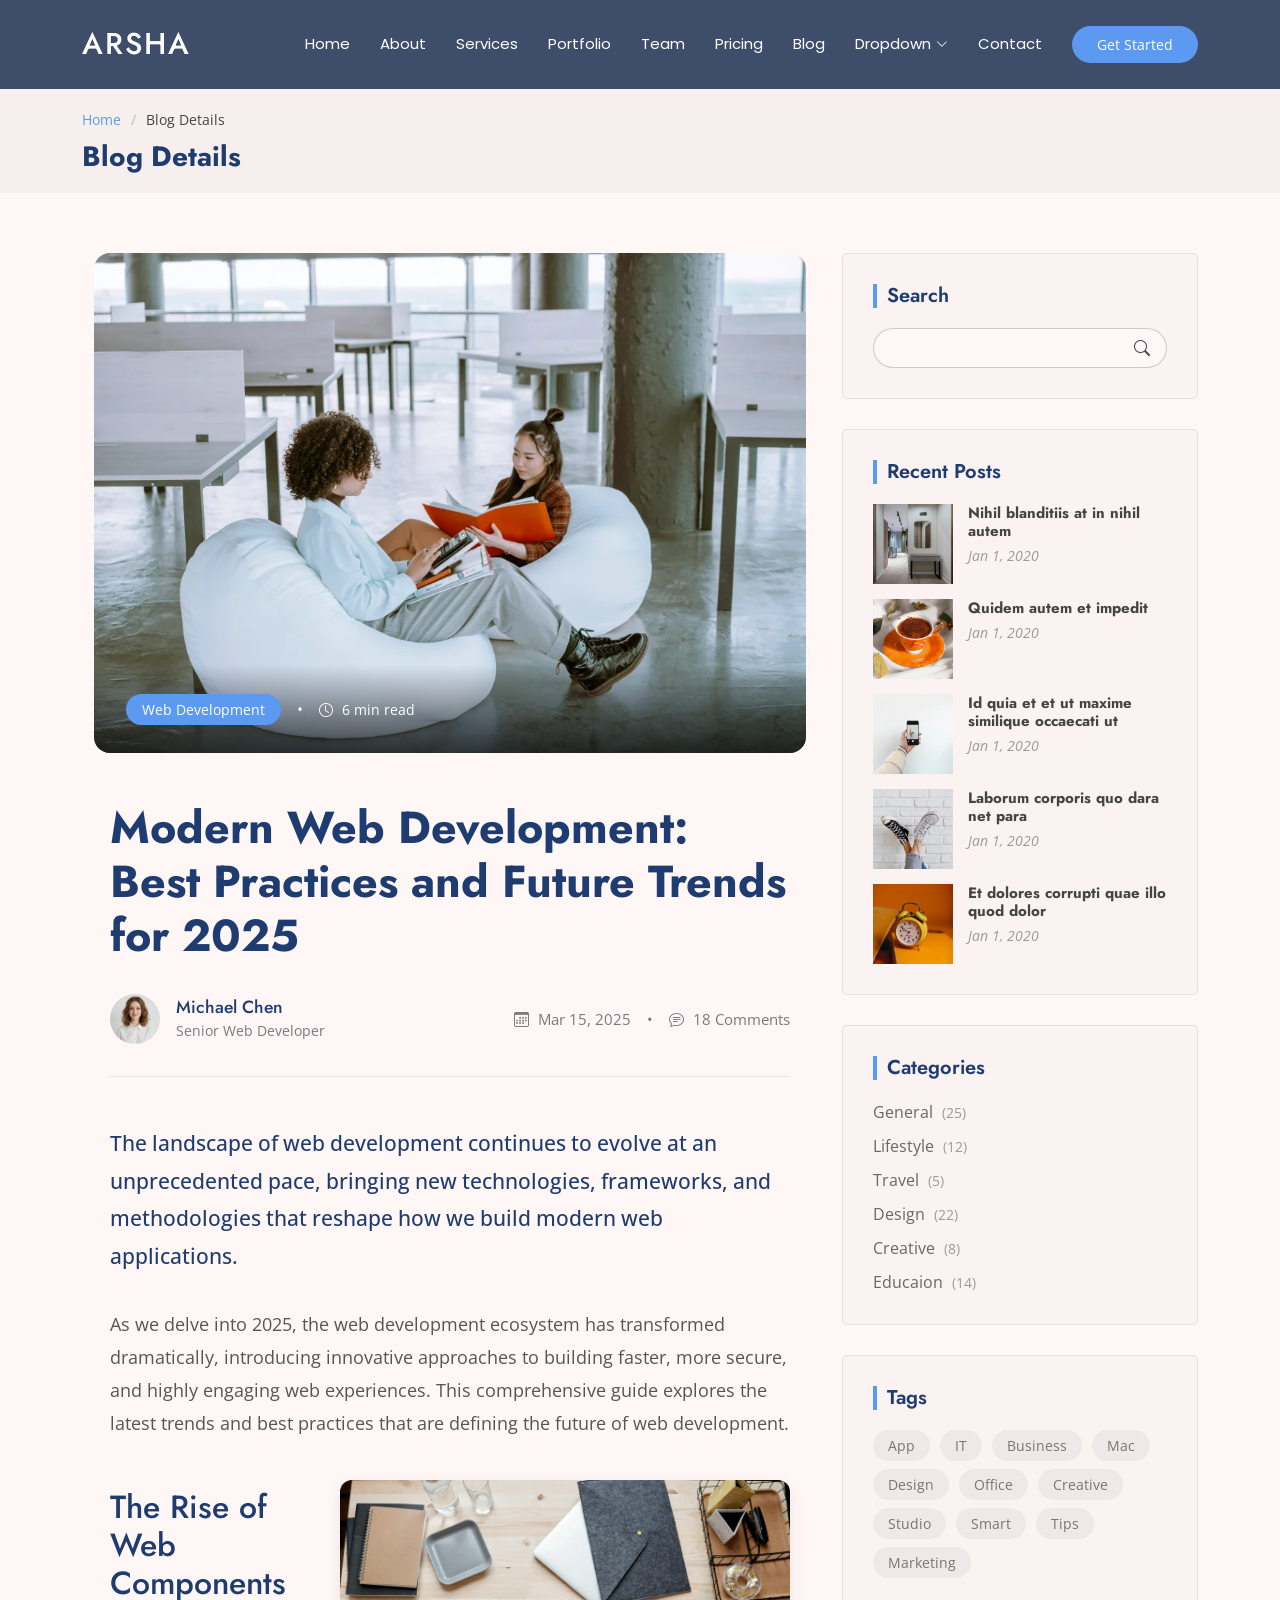
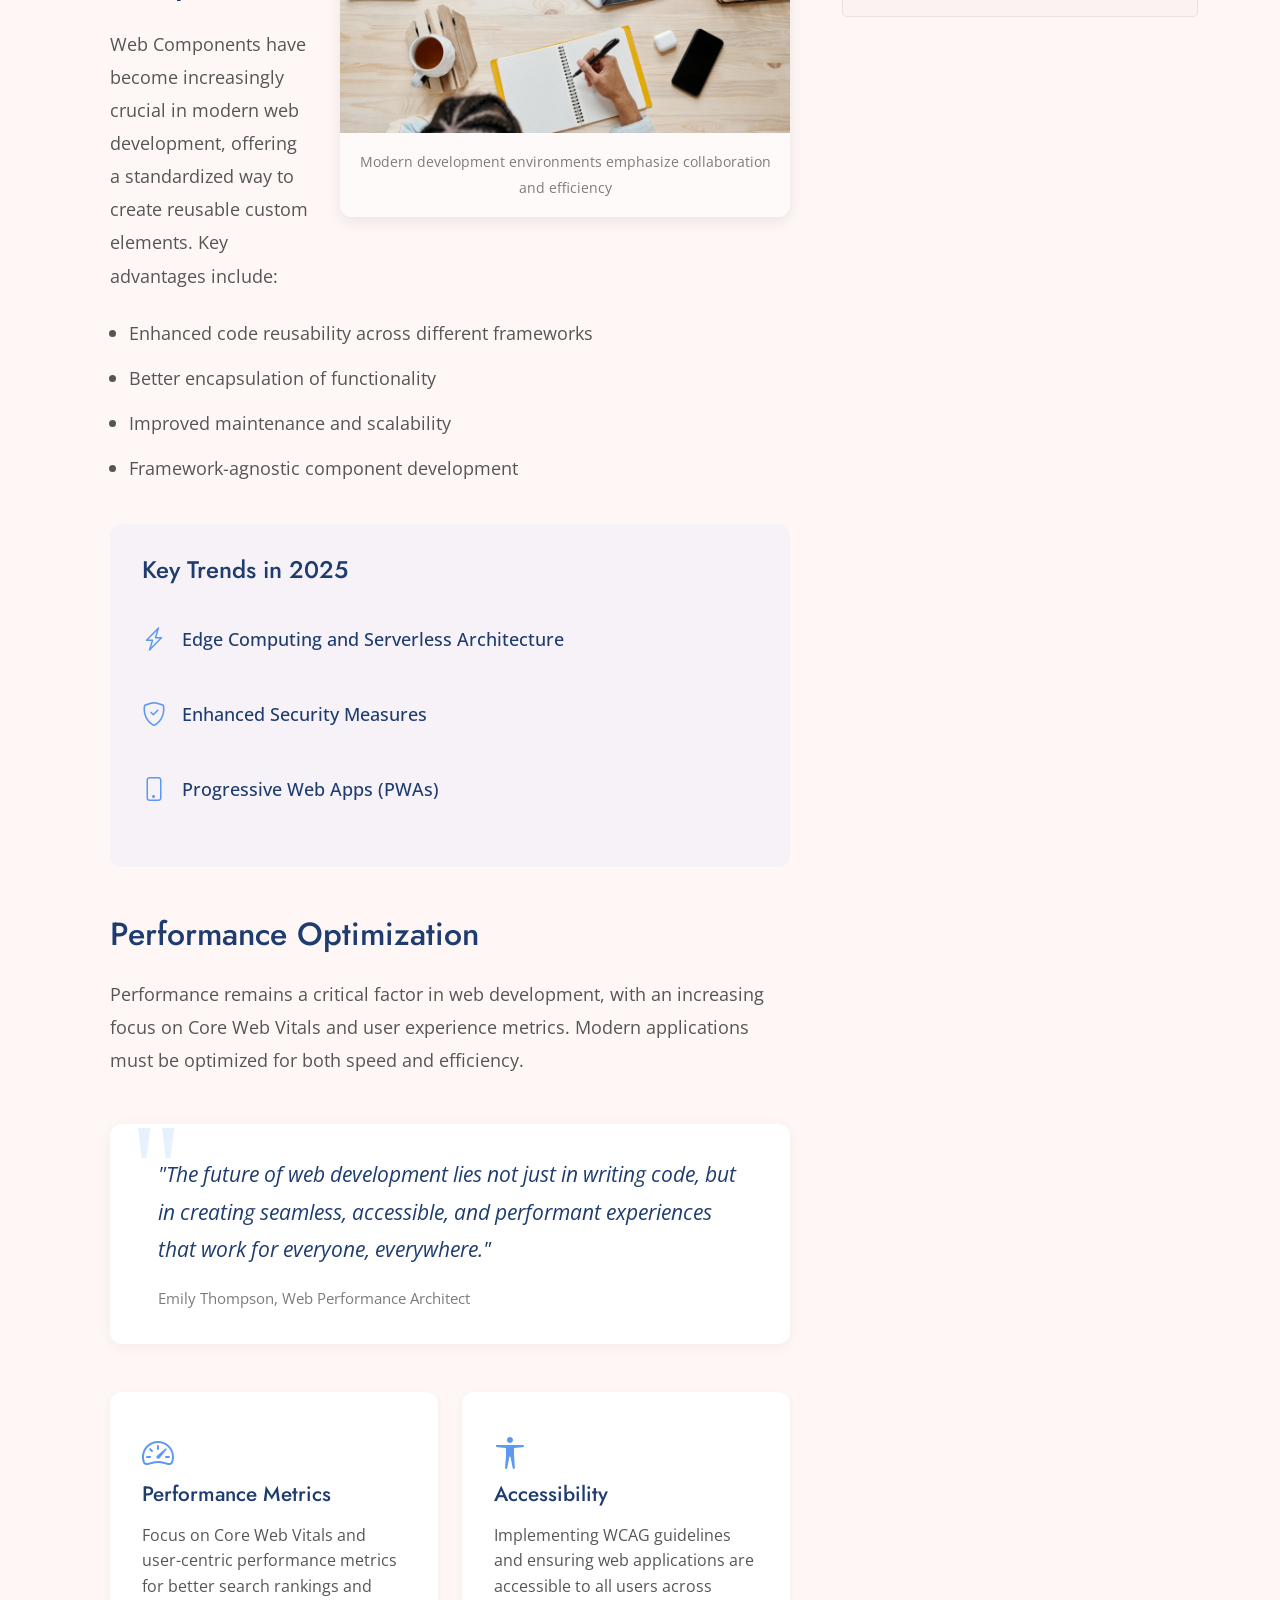
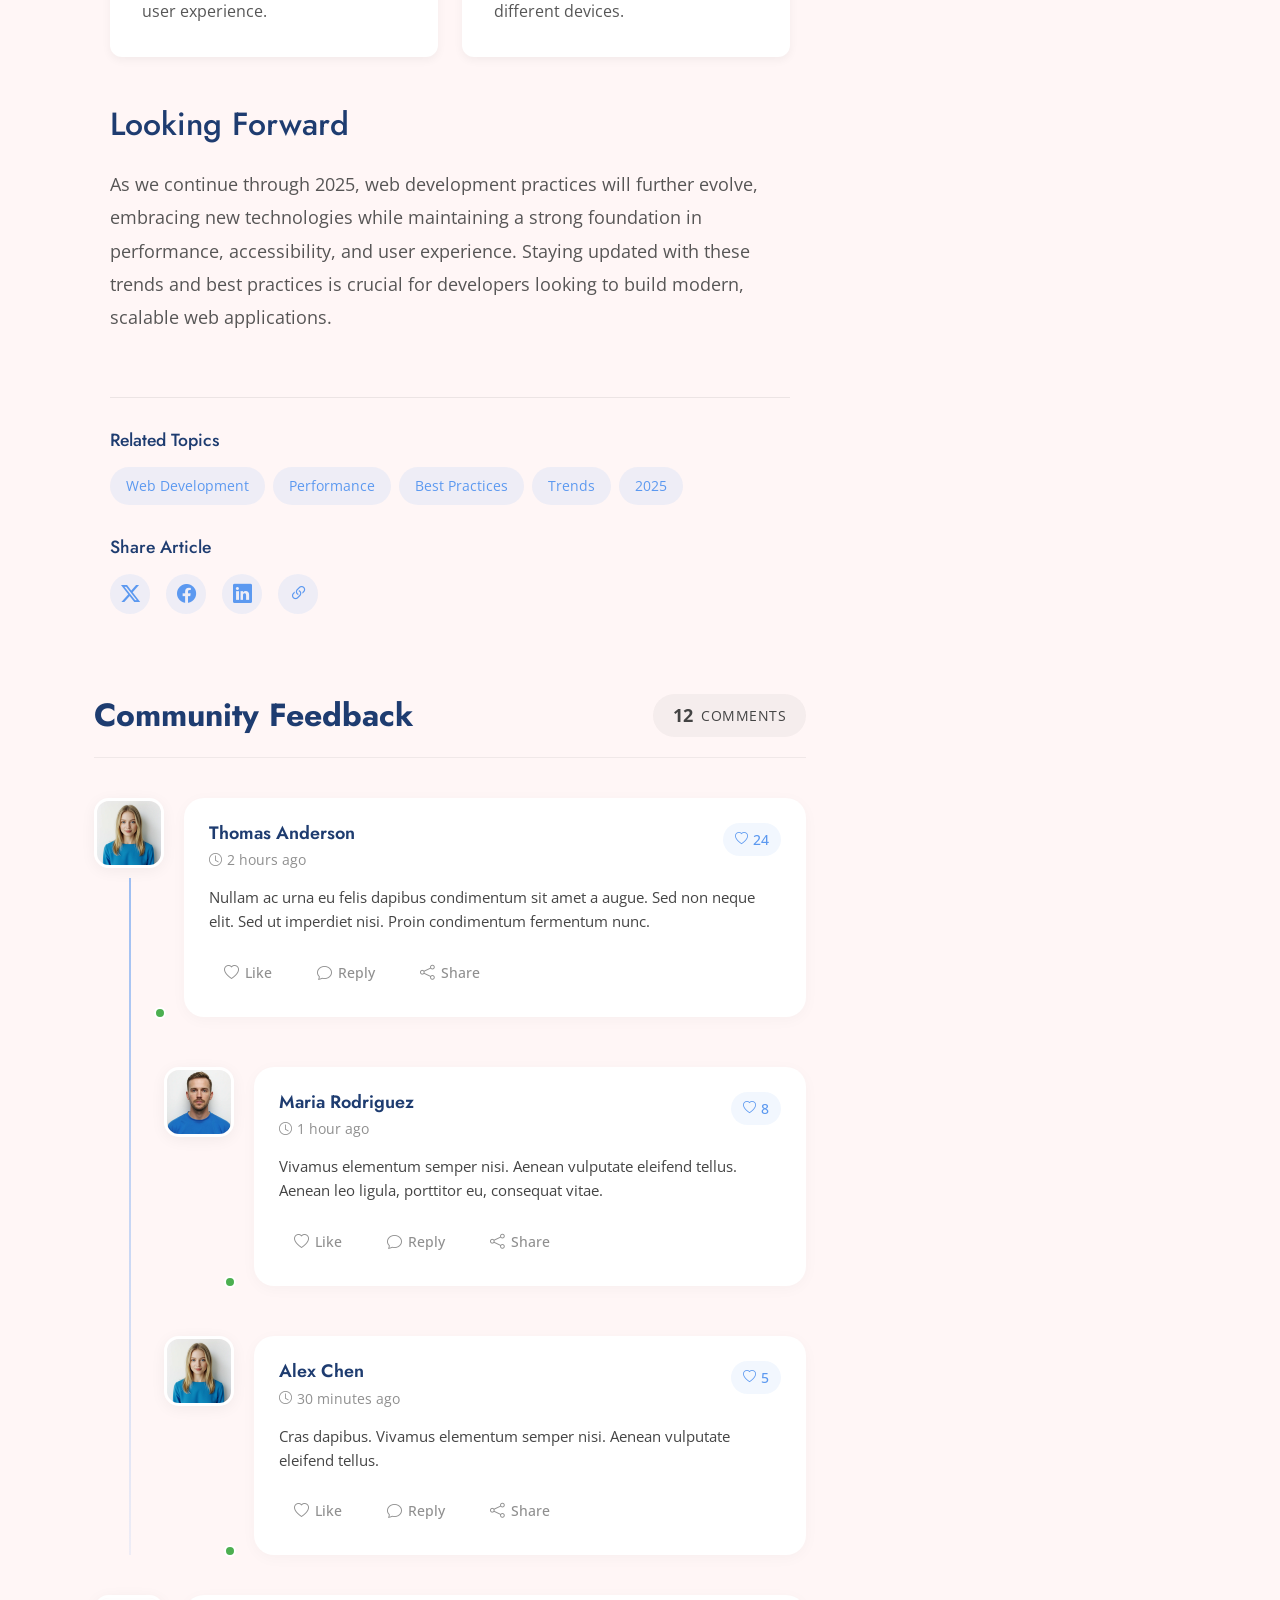
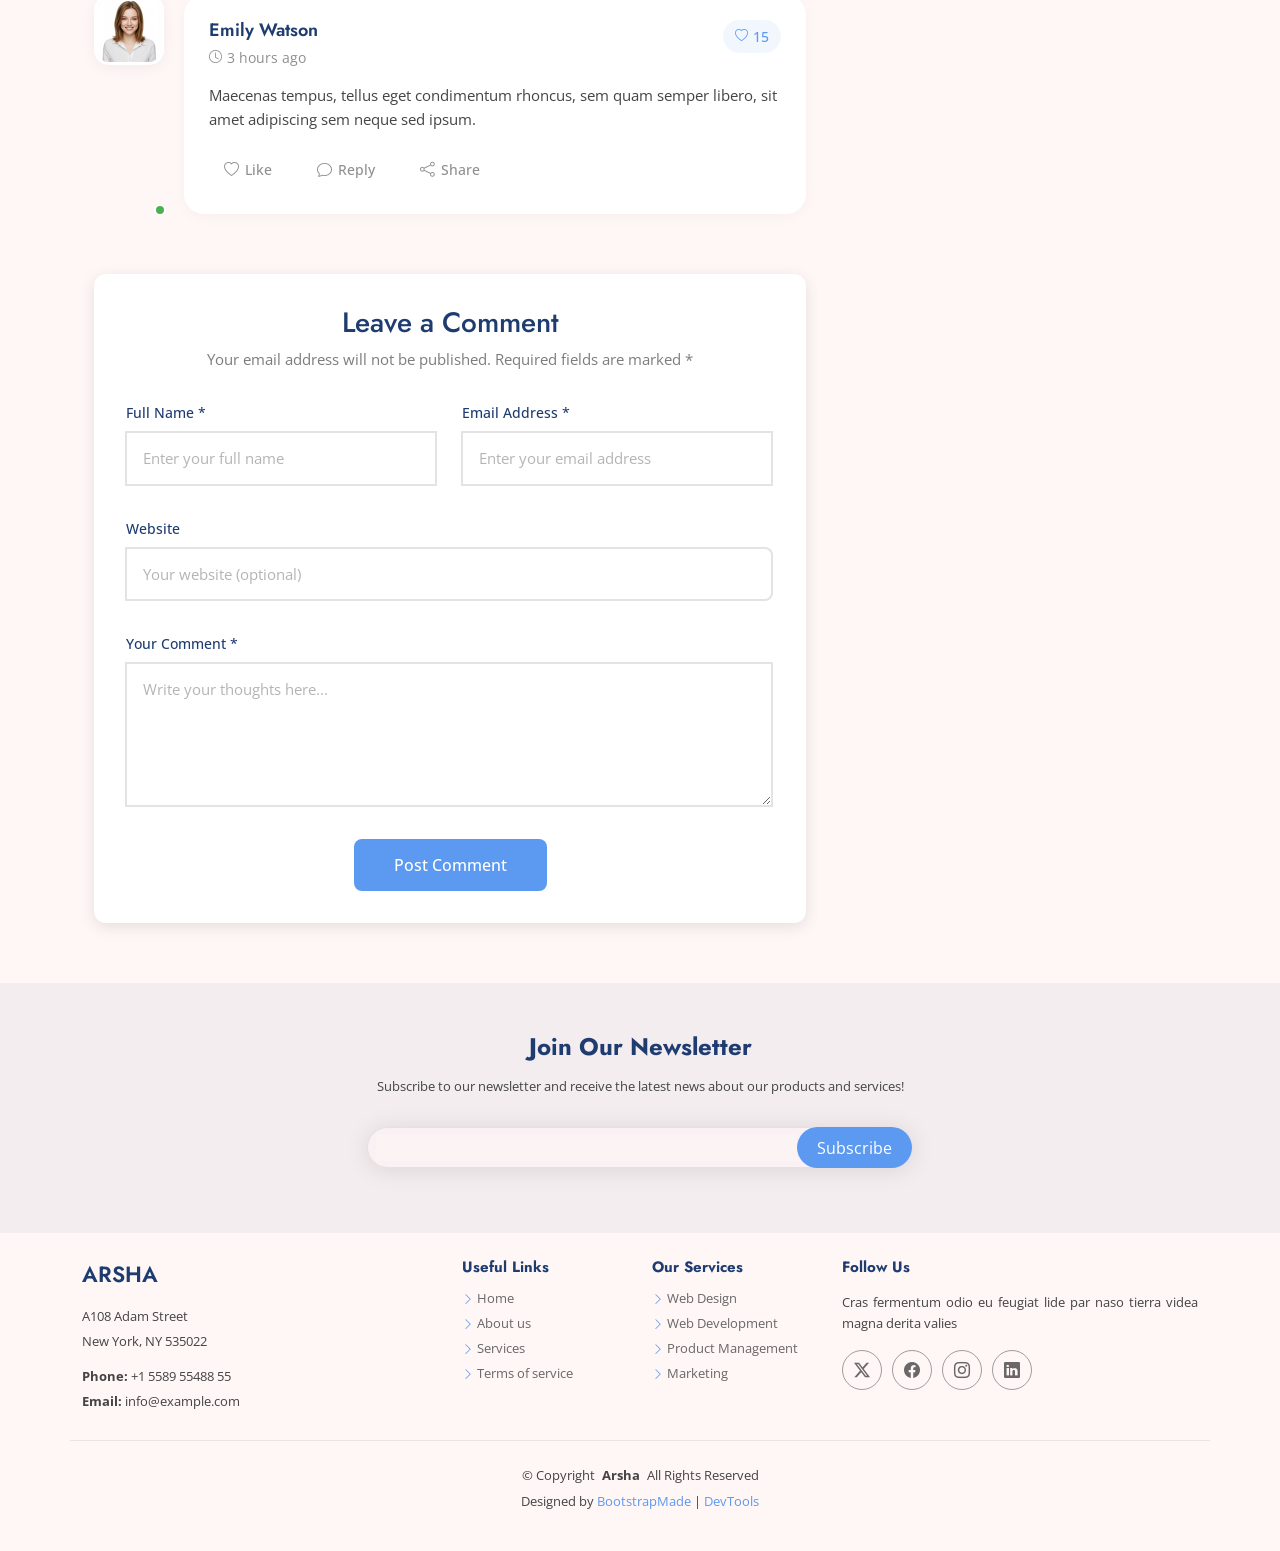
<file: blog-details.html>
<!DOCTYPE html>
<html lang="en">

<head>
  <meta charset="utf-8">
  <meta content="width=device-width, initial-scale=1.0" name="viewport">
  <title>Blog Details - Arsha Bootstrap Template</title>
  <meta name="description" content="">
  <meta name="keywords" content="">

  <!-- Favicons -->
  <link href="assets/img/favicon.png" rel="icon">
  <link href="assets/img/apple-touch-icon.png" rel="apple-touch-icon">

  <!-- Fonts -->
  <link href="https://fonts.googleapis.com" rel="preconnect">
  <link href="https://fonts.gstatic.com" rel="preconnect" crossorigin>
  <link href="https://fonts.googleapis.com/css2?family=Open+Sans:ital,wght@0,300;0,400;0,500;0,600;0,700;0,800;1,300;1,400;1,500;1,600;1,700;1,800&family=Poppins:ital,wght@0,100;0,200;0,300;0,400;0,500;0,600;0,700;0,800;0,900;1,100;1,200;1,300;1,400;1,500;1,600;1,700;1,800;1,900&family=Jost:ital,wght@0,100;0,200;0,300;0,400;0,500;0,600;0,700;0,800;0,900;1,100;1,200;1,300;1,400;1,500;1,600;1,700;1,800;1,900&display=swap" rel="stylesheet">

  <!-- Vendor CSS Files -->
  <link href="assets/vendor/bootstrap/css/bootstrap.min.css" rel="stylesheet">
  <link href="assets/vendor/bootstrap-icons/bootstrap-icons.css" rel="stylesheet">
  <link href="assets/vendor/aos/aos.css" rel="stylesheet">
  <link href="assets/vendor/glightbox/css/glightbox.min.css" rel="stylesheet">
  <link href="assets/vendor/swiper/swiper-bundle.min.css" rel="stylesheet">

  <!-- Main CSS File -->
  <link href="assets/css/main.css" rel="stylesheet">

  <!-- =======================================================
  * Template Name: Arsha
  * Template URL: https://bootstrapmade.com/arsha-free-bootstrap-html-template-corporate/
  * Updated: Feb 22 2025 with Bootstrap v5.3.3
  * Author: BootstrapMade.com
  * License: https://bootstrapmade.com/license/
  ======================================================== -->
</head>

<body class="blog-details-page">

  <header id="header" class="header d-flex align-items-center sticky-top">
    <div class="container-fluid container-xl position-relative d-flex align-items-center">

      <a href="index.html" class="logo d-flex align-items-center me-auto">
        <!-- Uncomment the line below if you also wish to use an image logo -->
        <!-- <img src="assets/img/logo.webp" alt=""> -->
        <h1 class="sitename">Arsha</h1>
      </a>

      <nav id="navmenu" class="navmenu">
        <ul>
          <li><a href="#hero">Home</a></li>
          <li><a href="#about">About</a></li>
          <li><a href="#services">Services</a></li>
          <li><a href="#portfolio">Portfolio</a></li>
          <li><a href="#team">Team</a></li>
          <li><a href="#pricing">Pricing</a></li>
          <li><a href="blog.html">Blog</a></li>
          <li class="dropdown"><a href="#"><span>Dropdown</span> <i class="bi bi-chevron-down toggle-dropdown"></i></a>
            <ul>
              <li><a href="#">Dropdown 1</a></li>
              <li class="dropdown"><a href="#"><span>Deep Dropdown</span> <i class="bi bi-chevron-down toggle-dropdown"></i></a>
                <ul>
                  <li><a href="#">Deep Dropdown 1</a></li>
                  <li><a href="#">Deep Dropdown 2</a></li>
                  <li><a href="#">Deep Dropdown 3</a></li>
                  <li><a href="#">Deep Dropdown 4</a></li>
                  <li><a href="#">Deep Dropdown 5</a></li>
                </ul>
              </li>
              <li><a href="#">Dropdown 2</a></li>
              <li><a href="#">Dropdown 3</a></li>
              <li><a href="#">Dropdown 4</a></li>
            </ul>
          </li>
          <li><a href="#contact">Contact</a></li>
        </ul>
        <i class="mobile-nav-toggle d-xl-none bi bi-list"></i>
      </nav>

      <a class="btn-getstarted" href="#about">Get Started</a>

    </div>
  </header>

  <main class="main">

    <!-- Page Title -->
    <div class="page-title" data-aos="fade">
      <div class="container">
        <nav class="breadcrumbs">
          <ol>
            <li><a href="index.html">Home</a></li>
            <li class="current">Blog Details</li>
          </ol>
        </nav>
        <h1>Blog Details</h1>
      </div>
    </div><!-- End Page Title -->

    <div class="container">
      <div class="row">

        <div class="col-lg-8">

          <!-- Blog Details Section -->
          <section id="blog-details" class="blog-details section">
            <div class="container" data-aos="fade-up">

              <article class="article">

                <div class="hero-img" data-aos="zoom-in">
                  <img src="assets/img/blog/blog-post-3.webp" alt="Featured blog image" class="img-fluid" loading="lazy">
                  <div class="meta-overlay">
                    <div class="meta-categories">
                      <a href="#" class="category">Web Development</a>
                      <span class="divider">•</span>
                      <span class="reading-time"><i class="bi bi-clock"></i> 6 min read</span>
                    </div>
                  </div>
                </div>

                <div class="article-content" data-aos="fade-up" data-aos-delay="100">
                  <div class="content-header">
                    <h1 class="title">Modern Web Development: Best Practices and Future Trends for 2025</h1>

                    <div class="author-info">
                      <div class="author-details">
                        <img src="assets/img/person/person-f-8.webp" alt="Author" class="author-img">
                        <div class="info">
                          <h4>Michael Chen</h4>
                          <span class="role">Senior Web Developer</span>
                        </div>
                      </div>
                      <div class="post-meta">
                        <span class="date"><i class="bi bi-calendar3"></i> Mar 15, 2025</span>
                        <span class="divider">•</span>
                        <span class="comments"><i class="bi bi-chat-text"></i> 18 Comments</span>
                      </div>
                    </div>
                  </div>

                  <div class="content">
                    <p class="lead">
                      The landscape of web development continues to evolve at an unprecedented pace, bringing new technologies, frameworks, and methodologies that reshape how we build modern web applications.
                    </p>

                    <p>
                      As we delve into 2025, the web development ecosystem has transformed dramatically, introducing innovative approaches to building faster, more secure, and highly engaging web experiences. This comprehensive guide explores the latest trends and best practices that are defining the future of web development.
                    </p>

                    <div class="content-image right-aligned">
                      <img src="assets/img/blog/blog-hero-2.webp" class="img-fluid" alt="Modern web development tools" loading="lazy">
                      <figcaption>Modern development environments emphasize collaboration and efficiency</figcaption>
                    </div>

                    <h2>The Rise of Web Components</h2>
                    <p>
                      Web Components have become increasingly crucial in modern web development, offering a standardized way to create reusable custom elements. Key advantages include:
                    </p>
                    <ul>
                      <li>Enhanced code reusability across different frameworks</li>
                      <li>Better encapsulation of functionality</li>
                      <li>Improved maintenance and scalability</li>
                      <li>Framework-agnostic component development</li>
                    </ul>

                    <div class="highlight-box">
                      <h3>Key Trends in 2025</h3>
                      <ul class="trend-list">
                        <li>
                          <i class="bi bi-lightning-charge"></i>
                          <span>Edge Computing and Serverless Architecture</span>
                        </li>
                        <li>
                          <i class="bi bi-shield-check"></i>
                          <span>Enhanced Security Measures</span>
                        </li>
                        <li>
                          <i class="bi bi-phone"></i>
                          <span>Progressive Web Apps (PWAs)</span>
                        </li>
                      </ul>
                    </div>

                    <h2>Performance Optimization</h2>
                    <p>
                      Performance remains a critical factor in web development, with an increasing focus on Core Web Vitals and user experience metrics. Modern applications must be optimized for both speed and efficiency.
                    </p>

                    <blockquote>
                      <p>
                        "The future of web development lies not just in writing code, but in creating seamless, accessible, and performant experiences that work for everyone, everywhere."
                      </p>
                      <cite>Emily Thompson, Web Performance Architect</cite>
                    </blockquote>

                    <div class="content-grid">
                      <div class="row g-4">
                        <div class="col-md-6">
                          <div class="info-card">
                            <i class="bi bi-speedometer2"></i>
                            <h4>Performance Metrics</h4>
                            <p>Focus on Core Web Vitals and user-centric performance metrics for better search rankings and user experience.</p>
                          </div>
                        </div>
                        <div class="col-md-6">
                          <div class="info-card">
                            <i class="bi bi-universal-access"></i>
                            <h4>Accessibility</h4>
                            <p>Implementing WCAG guidelines and ensuring web applications are accessible to all users across different devices.</p>
                          </div>
                        </div>
                      </div>
                    </div>

                    <h2>Looking Forward</h2>
                    <p>
                      As we continue through 2025, web development practices will further evolve, embracing new technologies while maintaining a strong foundation in performance, accessibility, and user experience. Staying updated with these trends and best practices is crucial for developers looking to build modern, scalable web applications.
                    </p>
                  </div>

                  <div class="meta-bottom">
                    <div class="tags-section">
                      <h4>Related Topics</h4>
                      <div class="tags">
                        <a href="#" class="tag">Web Development</a>
                        <a href="#" class="tag">Performance</a>
                        <a href="#" class="tag">Best Practices</a>
                        <a href="#" class="tag">Trends</a>
                        <a href="#" class="tag">2025</a>
                      </div>
                    </div>

                    <div class="share-section">
                      <h4>Share Article</h4>
                      <div class="social-links">
                        <a href="#" class="twitter"><i class="bi bi-twitter-x"></i></a>
                        <a href="#" class="facebook"><i class="bi bi-facebook"></i></a>
                        <a href="#" class="linkedin"><i class="bi bi-linkedin"></i></a>
                        <a href="#" class="copy-link" title="Copy Link"><i class="bi bi-link-45deg"></i></a>
                      </div>
                    </div>
                  </div>
                </div>

              </article>

            </div>
          </section><!-- /Blog Details Section -->

          <!-- Blog Comments Section -->
          <section id="blog-comments" class="blog-comments section">

            <div class="container" data-aos="fade-up" data-aos-delay="100">

              <div class="blog-comments-4">
                <div class="comments-header">
                  <h3 class="title">Community Feedback</h3>
                  <div class="comments-stats">
                    <span class="count">12</span>
                    <span class="label">Comments</span>
                  </div>
                </div>

                <div class="comments-container">
                  <!-- Comment #1 -->
                  <div class="comment-thread">
                    <div class="comment-box">
                      <div class="comment-wrapper">
                        <div class="avatar-wrapper">
                          <img src="assets/img/person/person-f-9.webp" alt="Avatar" loading="lazy">
                          <span class="status-indicator"></span>
                        </div>

                        <div class="comment-content">
                          <div class="comment-header">
                            <div class="user-info">
                              <h4>Thomas Anderson</h4>
                              <span class="time-badge">
                                <i class="bi bi-clock"></i>
                                2 hours ago
                              </span>
                            </div>
                            <div class="engagement">
                              <span class="likes">
                                <i class="bi bi-heart"></i>
                                24
                              </span>
                            </div>
                          </div>

                          <div class="comment-body">
                            <p>Nullam ac urna eu felis dapibus condimentum sit amet a augue. Sed non neque elit. Sed ut imperdiet nisi. Proin condimentum fermentum nunc.</p>
                          </div>

                          <div class="comment-actions">
                            <button class="action-btn like-btn" aria-label="Like comment">
                              <i class="bi bi-heart"></i>
                              <span>Like</span>
                            </button>
                            <button class="action-btn reply-btn" aria-label="Reply to comment">
                              <i class="bi bi-chat"></i>
                              <span>Reply</span>
                            </button>
                            <button class="action-btn share-btn" aria-label="Share comment">
                              <i class="bi bi-share"></i>
                              <span>Share</span>
                            </button>
                          </div>
                        </div>
                      </div>
                    </div>

                    <!-- Replies Container -->
                    <div class="replies-container">
                      <!-- Reply #1 -->
                      <div class="comment-box reply">
                        <div class="comment-wrapper">
                          <div class="avatar-wrapper">
                            <img src="assets/img/person/person-m-9.webp" alt="Avatar" loading="lazy">
                            <span class="status-indicator"></span>
                          </div>

                          <div class="comment-content">
                            <div class="comment-header">
                              <div class="user-info">
                                <h4>Maria Rodriguez</h4>
                                <span class="time-badge">
                                  <i class="bi bi-clock"></i>
                                  1 hour ago
                                </span>
                              </div>
                              <div class="engagement">
                                <span class="likes">
                                  <i class="bi bi-heart"></i>
                                  8
                                </span>
                              </div>
                            </div>

                            <div class="comment-body">
                              <p>Vivamus elementum semper nisi. Aenean vulputate eleifend tellus. Aenean leo ligula, porttitor eu, consequat vitae.</p>
                            </div>

                            <div class="comment-actions">
                              <button class="action-btn like-btn" aria-label="Like comment">
                                <i class="bi bi-heart"></i>
                                <span>Like</span>
                              </button>
                              <button class="action-btn reply-btn" aria-label="Reply to comment">
                                <i class="bi bi-chat"></i>
                                <span>Reply</span>
                              </button>
                              <button class="action-btn share-btn" aria-label="Share comment">
                                <i class="bi bi-share"></i>
                                <span>Share</span>
                              </button>
                            </div>
                          </div>
                        </div>
                      </div>

                      <!-- Reply #2 -->
                      <div class="comment-box reply">
                        <div class="comment-wrapper">
                          <div class="avatar-wrapper">
                            <img src="assets/img/person/person-f-9.webp" alt="Avatar" loading="lazy">
                            <span class="status-indicator"></span>
                          </div>

                          <div class="comment-content">
                            <div class="comment-header">
                              <div class="user-info">
                                <h4>Alex Chen</h4>
                                <span class="time-badge">
                                  <i class="bi bi-clock"></i>
                                  30 minutes ago
                                </span>
                              </div>
                              <div class="engagement">
                                <span class="likes">
                                  <i class="bi bi-heart"></i>
                                  5
                                </span>
                              </div>
                            </div>

                            <div class="comment-body">
                              <p>Cras dapibus. Vivamus elementum semper nisi. Aenean vulputate eleifend tellus.</p>
                            </div>

                            <div class="comment-actions">
                              <button class="action-btn like-btn" aria-label="Like comment">
                                <i class="bi bi-heart"></i>
                                <span>Like</span>
                              </button>
                              <button class="action-btn reply-btn" aria-label="Reply to comment">
                                <i class="bi bi-chat"></i>
                                <span>Reply</span>
                              </button>
                              <button class="action-btn share-btn" aria-label="Share comment">
                                <i class="bi bi-share"></i>
                                <span>Share</span>
                              </button>
                            </div>
                          </div>
                        </div>
                      </div>
                    </div>
                  </div>

                  <!-- Comment #2 -->
                  <div class="comment-thread">
                    <div class="comment-box">
                      <div class="comment-wrapper">
                        <div class="avatar-wrapper">
                          <img src="assets/img/person/person-f-7.webp" alt="Avatar" loading="lazy">
                          <span class="status-indicator"></span>
                        </div>

                        <div class="comment-content">
                          <div class="comment-header">
                            <div class="user-info">
                              <h4>Emily Watson</h4>
                              <span class="time-badge">
                                <i class="bi bi-clock"></i>
                                3 hours ago
                              </span>
                            </div>
                            <div class="engagement">
                              <span class="likes">
                                <i class="bi bi-heart"></i>
                                15
                              </span>
                            </div>
                          </div>

                          <div class="comment-body">
                            <p>Maecenas tempus, tellus eget condimentum rhoncus, sem quam semper libero, sit amet adipiscing sem neque sed ipsum.</p>
                          </div>

                          <div class="comment-actions">
                            <button class="action-btn like-btn" aria-label="Like comment">
                              <i class="bi bi-heart"></i>
                              <span>Like</span>
                            </button>
                            <button class="action-btn reply-btn" aria-label="Reply to comment">
                              <i class="bi bi-chat"></i>
                              <span>Reply</span>
                            </button>
                            <button class="action-btn share-btn" aria-label="Share comment">
                              <i class="bi bi-share"></i>
                              <span>Share</span>
                            </button>
                          </div>
                        </div>
                      </div>
                    </div>
                  </div>
                </div>
              </div>

            </div>

          </section><!-- /Blog Comments Section -->

          <!-- Blog Comment Form Section -->
          <section id="blog-comment-form" class="blog-comment-form section">

            <div class="container" data-aos="fade-up" data-aos-delay="100">

              <form method="post" role="form">

                <div class="form-header">
                  <h3>Leave a Comment</h3>
                  <p>Your email address will not be published. Required fields are marked *</p>
                </div>

                <div class="row gy-3">
                  <div class="col-md-6">
                    <div class="input-group">
                      <label for="name">Full Name *</label>
                      <input type="text" name="name" id="name" placeholder="Enter your full name" required="">
                      <span class="error-text">Please enter your name</span>
                    </div>
                  </div>

                  <div class="col-md-6">
                    <div class="input-group">
                      <label for="email">Email Address *</label>
                      <input type="email" name="email" id="email" placeholder="Enter your email address" required="">
                      <span class="error-text">Please enter a valid email address</span>
                    </div>
                  </div>

                  <div class="col-12">
                    <div class="input-group">
                      <label for="website">Website</label>
                      <input type="url" name="website" id="website" placeholder="Your website (optional)">
                    </div>
                  </div>

                  <div class="col-12">
                    <div class="input-group">
                      <label for="comment">Your Comment *</label>
                      <textarea name="comment" id="comment" rows="5" placeholder="Write your thoughts here..." required=""></textarea>
                      <span class="error-text">Please enter your comment</span>
                    </div>
                  </div>

                  <div class="col-12 text-center">
                    <button type="submit">Post Comment</button>
                  </div>
                </div>

              </form>

            </div>

          </section><!-- /Blog Comment Form Section -->

        </div>

        <div class="col-lg-4 sidebar">

          <div class="widgets-container" data-aos="fade-up" data-aos-delay="200">

            <!-- Search Widget -->
            <div class="search-widget widget-item">

              <h3 class="widget-title">Search</h3>
              <form action="">
                <input type="text">
                <button type="submit" title="Search"><i class="bi bi-search"></i></button>
              </form>

            </div><!--/Search Widget -->

            <!-- Recent Posts Widget -->
            <div class="recent-posts-widget widget-item">

              <h3 class="widget-title">Recent Posts</h3>

              <div class="post-item">
                <img src="assets/img/blog/blog-post-square-1.webp" alt="" class="flex-shrink-0">
                <div>
                  <h4><a href="blog-details.html">Nihil blanditiis at in nihil autem</a></h4>
                  <time datetime="2020-01-01">Jan 1, 2020</time>
                </div>
              </div><!-- End recent post item-->

              <div class="post-item">
                <img src="assets/img/blog/blog-post-square-2.webp" alt="" class="flex-shrink-0">
                <div>
                  <h4><a href="blog-details.html">Quidem autem et impedit</a></h4>
                  <time datetime="2020-01-01">Jan 1, 2020</time>
                </div>
              </div><!-- End recent post item-->

              <div class="post-item">
                <img src="assets/img/blog/blog-post-square-3.webp" alt="" class="flex-shrink-0">
                <div>
                  <h4><a href="blog-details.html">Id quia et et ut maxime similique occaecati ut</a></h4>
                  <time datetime="2020-01-01">Jan 1, 2020</time>
                </div>
              </div><!-- End recent post item-->

              <div class="post-item">
                <img src="assets/img/blog/blog-post-square-4.webp" alt="" class="flex-shrink-0">
                <div>
                  <h4><a href="blog-details.html">Laborum corporis quo dara net para</a></h4>
                  <time datetime="2020-01-01">Jan 1, 2020</time>
                </div>
              </div><!-- End recent post item-->

              <div class="post-item">
                <img src="assets/img/blog/blog-post-square-5.webp" alt="" class="flex-shrink-0">
                <div>
                  <h4><a href="blog-details.html">Et dolores corrupti quae illo quod dolor</a></h4>
                  <time datetime="2020-01-01">Jan 1, 2020</time>
                </div>
              </div><!-- End recent post item-->

            </div><!--/Recent Posts Widget -->

            <!-- Categories Widget -->
            <div class="categories-widget widget-item">

              <h3 class="widget-title">Categories</h3>
              <ul class="mt-3">
                <li><a href="#">General <span>(25)</span></a></li>
                <li><a href="#">Lifestyle <span>(12)</span></a></li>
                <li><a href="#">Travel <span>(5)</span></a></li>
                <li><a href="#">Design <span>(22)</span></a></li>
                <li><a href="#">Creative <span>(8)</span></a></li>
                <li><a href="#">Educaion <span>(14)</span></a></li>
              </ul>

            </div><!--/Categories Widget -->

            <!-- Tags Widget -->
            <div class="tags-widget widget-item">

              <h3 class="widget-title">Tags</h3>
              <ul>
                <li><a href="#">App</a></li>
                <li><a href="#">IT</a></li>
                <li><a href="#">Business</a></li>
                <li><a href="#">Mac</a></li>
                <li><a href="#">Design</a></li>
                <li><a href="#">Office</a></li>
                <li><a href="#">Creative</a></li>
                <li><a href="#">Studio</a></li>
                <li><a href="#">Smart</a></li>
                <li><a href="#">Tips</a></li>
                <li><a href="#">Marketing</a></li>
              </ul>

            </div><!--/Tags Widget -->

          </div>

        </div>

      </div>
    </div>

  </main>

  <footer id="footer" class="footer">

    <div class="footer-newsletter">
      <div class="container">
        <div class="row justify-content-center text-center">
          <div class="col-lg-6">
            <h4>Join Our Newsletter</h4>
            <p>Subscribe to our newsletter and receive the latest news about our products and services!</p>
            <form action="forms/newsletter.php" method="post" class="php-email-form">
              <div class="newsletter-form"><input type="email" name="email"><input type="submit" value="Subscribe"></div>
              <div class="loading">Loading</div>
              <div class="error-message"></div>
              <div class="sent-message">Your subscription request has been sent. Thank you!</div>
            </form>
          </div>
        </div>
      </div>
    </div>

    <div class="container footer-top">
      <div class="row gy-4">
        <div class="col-lg-4 col-md-6 footer-about">
          <a href="index.html" class="d-flex align-items-center">
            <span class="sitename">Arsha</span>
          </a>
          <div class="footer-contact pt-3">
            <p>A108 Adam Street</p>
            <p>New York, NY 535022</p>
            <p class="mt-3"><strong>Phone:</strong> <span>+1 5589 55488 55</span></p>
            <p><strong>Email:</strong> <span>info@example.com</span></p>
          </div>
        </div>

        <div class="col-lg-2 col-md-3 footer-links">
          <h4>Useful Links</h4>
          <ul>
            <li><i class="bi bi-chevron-right"></i> <a href="#">Home</a></li>
            <li><i class="bi bi-chevron-right"></i> <a href="#">About us</a></li>
            <li><i class="bi bi-chevron-right"></i> <a href="#">Services</a></li>
            <li><i class="bi bi-chevron-right"></i> <a href="#">Terms of service</a></li>
          </ul>
        </div>

        <div class="col-lg-2 col-md-3 footer-links">
          <h4>Our Services</h4>
          <ul>
            <li><i class="bi bi-chevron-right"></i> <a href="#">Web Design</a></li>
            <li><i class="bi bi-chevron-right"></i> <a href="#">Web Development</a></li>
            <li><i class="bi bi-chevron-right"></i> <a href="#">Product Management</a></li>
            <li><i class="bi bi-chevron-right"></i> <a href="#">Marketing</a></li>
          </ul>
        </div>

        <div class="col-lg-4 col-md-12">
          <h4>Follow Us</h4>
          <p>Cras fermentum odio eu feugiat lide par naso tierra videa magna derita valies</p>
          <div class="social-links d-flex">
            <a href=""><i class="bi bi-twitter-x"></i></a>
            <a href=""><i class="bi bi-facebook"></i></a>
            <a href=""><i class="bi bi-instagram"></i></a>
            <a href=""><i class="bi bi-linkedin"></i></a>
          </div>
        </div>

      </div>
    </div>

    <div class="container copyright text-center mt-4">
      <p>© <span>Copyright</span> <strong class="px-1 sitename">Arsha</strong> <span>All Rights Reserved</span></p>
      <div class="credits">
        <!-- All the links in the footer should remain intact. -->
        <!-- You can delete the links only if you've purchased the pro version. -->
        <!-- Licensing information: https://bootstrapmade.com/license/ -->
        <!-- Purchase the pro version with working PHP/AJAX contact form: [buy-url] -->
        Designed by <a href="https://bootstrapmade.com/">BootstrapMade</a> | <a href="https://bootstrapmade.com/tools/">DevTools</a>
      </div>
    </div>

  </footer>

  <!-- Scroll Top -->
  <a href="#" id="scroll-top" class="scroll-top d-flex align-items-center justify-content-center"><i class="bi bi-arrow-up-short"></i></a>

  <!-- Preloader -->
  <div id="preloader"></div>

  <!-- Vendor JS Files -->
  <script src="assets/vendor/bootstrap/js/bootstrap.bundle.min.js"></script>
  <script src="assets/vendor/php-email-form/validate.js"></script>
  <script src="assets/vendor/aos/aos.js"></script>
  <script src="assets/vendor/glightbox/js/glightbox.min.js"></script>
  <script src="assets/vendor/swiper/swiper-bundle.min.js"></script>
  <script src="assets/vendor/waypoints/noframework.waypoints.js"></script>
  <script src="assets/vendor/imagesloaded/imagesloaded.pkgd.min.js"></script>
  <script src="assets/vendor/isotope-layout/isotope.pkgd.min.js"></script>

  <!-- Main JS File -->
  <script src="assets/js/main.js"></script>

</body>

</html>
</file>
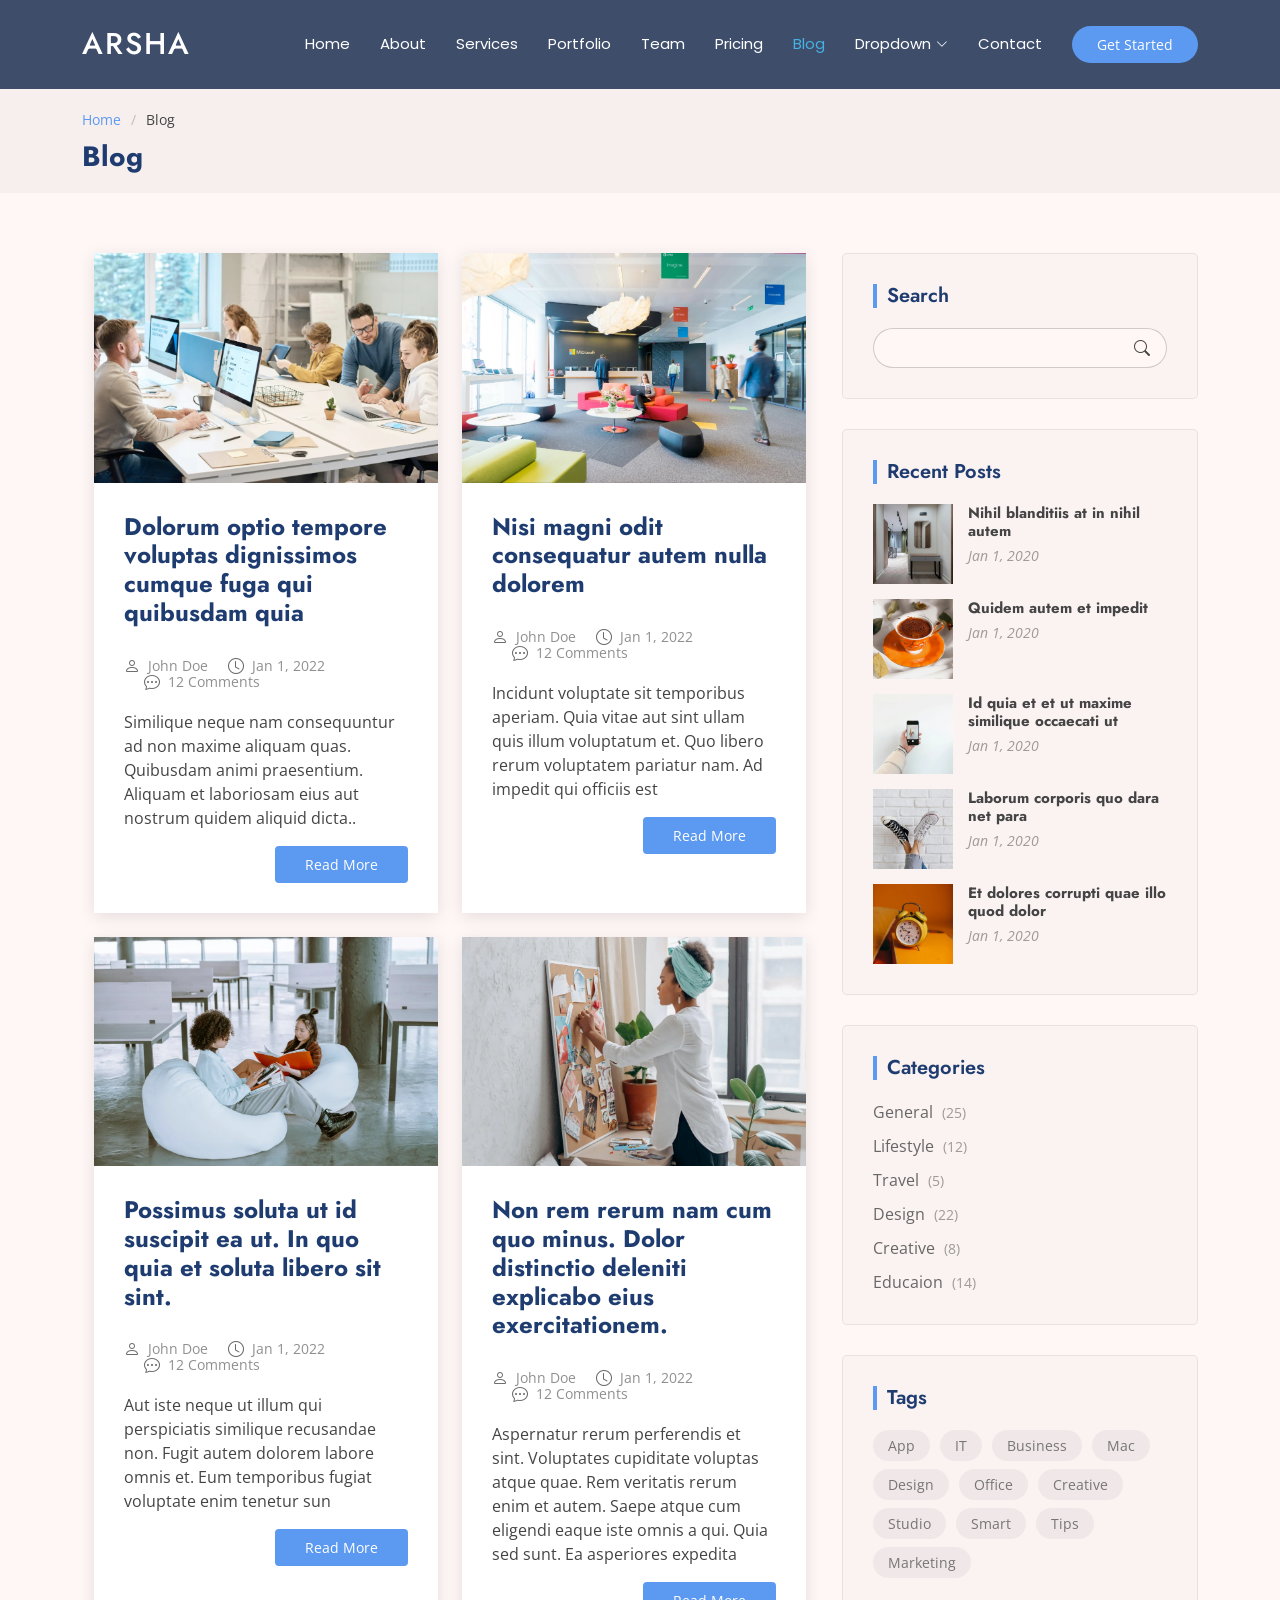
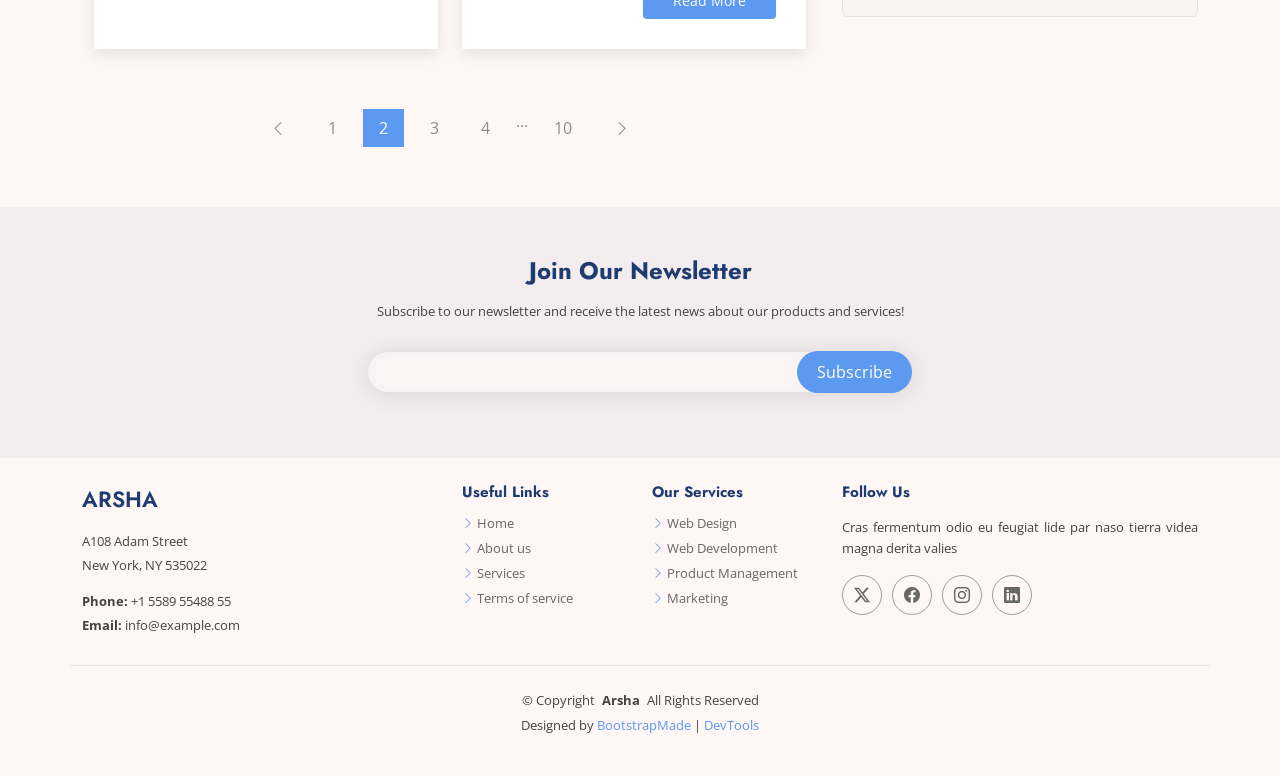
<file: blog.html>
<!DOCTYPE html>
<html lang="en">

<head>
  <meta charset="utf-8">
  <meta content="width=device-width, initial-scale=1.0" name="viewport">
  <title>Blog - Arsha Bootstrap Template</title>
  <meta name="description" content="">
  <meta name="keywords" content="">

  <!-- Favicons -->
  <link href="assets/img/favicon.png" rel="icon">
  <link href="assets/img/apple-touch-icon.png" rel="apple-touch-icon">

  <!-- Fonts -->
  <link href="https://fonts.googleapis.com" rel="preconnect">
  <link href="https://fonts.gstatic.com" rel="preconnect" crossorigin>
  <link href="https://fonts.googleapis.com/css2?family=Open+Sans:ital,wght@0,300;0,400;0,500;0,600;0,700;0,800;1,300;1,400;1,500;1,600;1,700;1,800&family=Poppins:ital,wght@0,100;0,200;0,300;0,400;0,500;0,600;0,700;0,800;0,900;1,100;1,200;1,300;1,400;1,500;1,600;1,700;1,800;1,900&family=Jost:ital,wght@0,100;0,200;0,300;0,400;0,500;0,600;0,700;0,800;0,900;1,100;1,200;1,300;1,400;1,500;1,600;1,700;1,800;1,900&display=swap" rel="stylesheet">

  <!-- Vendor CSS Files -->
  <link href="assets/vendor/bootstrap/css/bootstrap.min.css" rel="stylesheet">
  <link href="assets/vendor/bootstrap-icons/bootstrap-icons.css" rel="stylesheet">
  <link href="assets/vendor/aos/aos.css" rel="stylesheet">
  <link href="assets/vendor/glightbox/css/glightbox.min.css" rel="stylesheet">
  <link href="assets/vendor/swiper/swiper-bundle.min.css" rel="stylesheet">

  <!-- Main CSS File -->
  <link href="assets/css/main.css" rel="stylesheet">

  <!-- =======================================================
  * Template Name: Arsha
  * Template URL: https://bootstrapmade.com/arsha-free-bootstrap-html-template-corporate/
  * Updated: Feb 22 2025 with Bootstrap v5.3.3
  * Author: BootstrapMade.com
  * License: https://bootstrapmade.com/license/
  ======================================================== -->
</head>

<body class="blog-page">

  <header id="header" class="header d-flex align-items-center sticky-top">
    <div class="container-fluid container-xl position-relative d-flex align-items-center">

      <a href="index.html" class="logo d-flex align-items-center me-auto">
        <!-- Uncomment the line below if you also wish to use an image logo -->
        <!-- <img src="assets/img/logo.webp" alt=""> -->
        <h1 class="sitename">Arsha</h1>
      </a>

      <nav id="navmenu" class="navmenu">
        <ul>
          <li><a href="#hero">Home</a></li>
          <li><a href="#about">About</a></li>
          <li><a href="#services">Services</a></li>
          <li><a href="#portfolio">Portfolio</a></li>
          <li><a href="#team">Team</a></li>
          <li><a href="#pricing">Pricing</a></li>
          <li><a href="blog.html" class="active">Blog</a></li>
          <li class="dropdown"><a href="#"><span>Dropdown</span> <i class="bi bi-chevron-down toggle-dropdown"></i></a>
            <ul>
              <li><a href="#">Dropdown 1</a></li>
              <li class="dropdown"><a href="#"><span>Deep Dropdown</span> <i class="bi bi-chevron-down toggle-dropdown"></i></a>
                <ul>
                  <li><a href="#">Deep Dropdown 1</a></li>
                  <li><a href="#">Deep Dropdown 2</a></li>
                  <li><a href="#">Deep Dropdown 3</a></li>
                  <li><a href="#">Deep Dropdown 4</a></li>
                  <li><a href="#">Deep Dropdown 5</a></li>
                </ul>
              </li>
              <li><a href="#">Dropdown 2</a></li>
              <li><a href="#">Dropdown 3</a></li>
              <li><a href="#">Dropdown 4</a></li>
            </ul>
          </li>
          <li><a href="#contact">Contact</a></li>
        </ul>
        <i class="mobile-nav-toggle d-xl-none bi bi-list"></i>
      </nav>

      <a class="btn-getstarted" href="#about">Get Started</a>

    </div>
  </header>

  <main class="main">

    <!-- Page Title -->
    <div class="page-title" data-aos="fade">
      <div class="container">
        <nav class="breadcrumbs">
          <ol>
            <li><a href="index.html">Home</a></li>
            <li class="current">Blog</li>
          </ol>
        </nav>
        <h1>Blog</h1>
      </div>
    </div><!-- End Page Title -->

    <div class="container">
      <div class="row">

        <div class="col-lg-8">

          <!-- Blog Posts Section -->
          <section id="blog-posts" class="blog-posts section">

            <div class="container" data-aos="fade-up" data-aos-delay="100">

              <div class="row gy-4">

                <div class="col-lg-6">
                  <article>

                    <div class="post-img">
                      <img src="assets/img/blog/blog-post-1.webp" alt="" class="img-fluid">
                    </div>

                    <h2 class="title">
                      <a href="blog-details.html">Dolorum optio tempore voluptas dignissimos cumque fuga qui quibusdam quia</a>
                    </h2>

                    <div class="meta-top">
                      <ul>
                        <li class="d-flex align-items-center"><i class="bi bi-person"></i> <a href="blog-details.html">John Doe</a></li>
                        <li class="d-flex align-items-center"><i class="bi bi-clock"></i> <a href="blog-details.html"><time datetime="2022-01-01">Jan 1, 2022</time></a></li>
                        <li class="d-flex align-items-center"><i class="bi bi-chat-dots"></i> <a href="blog-details.html">12 Comments</a></li>
                      </ul>
                    </div>

                    <div class="content">
                      <p>
                        Similique neque nam consequuntur ad non maxime aliquam quas. Quibusdam animi praesentium. Aliquam et laboriosam eius aut nostrum quidem aliquid dicta..
                      </p>

                      <div class="read-more">
                        <a href="blog-details.html">Read More</a>
                      </div>
                    </div>

                  </article>
                </div><!-- End post list item -->

                <div class="col-lg-6">

                  <article>

                    <div class="post-img">
                      <img src="assets/img/blog/blog-post-2.webp" alt="" class="img-fluid">
                    </div>

                    <h2 class="title">
                      <a href="blog-details.html">Nisi magni odit consequatur autem nulla dolorem</a>
                    </h2>

                    <div class="meta-top">
                      <ul>
                        <li class="d-flex align-items-center"><i class="bi bi-person"></i> <a href="blog-details.html">John Doe</a></li>
                        <li class="d-flex align-items-center"><i class="bi bi-clock"></i> <a href="blog-details.html"><time datetime="2022-01-01">Jan 1, 2022</time></a></li>
                        <li class="d-flex align-items-center"><i class="bi bi-chat-dots"></i> <a href="blog-details.html">12 Comments</a></li>
                      </ul>
                    </div>

                    <div class="content">
                      <p>
                        Incidunt voluptate sit temporibus aperiam. Quia vitae aut sint ullam quis illum voluptatum et. Quo libero rerum voluptatem pariatur nam.
                        Ad impedit qui officiis est</p>
                      <div class="read-more">
                        <a href="blog-details.html">Read More</a>
                      </div>
                    </div>

                  </article>

                </div><!-- End post list item -->

                <div class="col-lg-6">

                  <article>

                    <div class="post-img">
                      <img src="assets/img/blog/blog-post-3.webp" alt="" class="img-fluid">
                    </div>

                    <h2 class="title">
                      <a href="blog-details.html">Possimus soluta ut id suscipit ea ut. In quo quia et soluta libero sit sint.</a>
                    </h2>

                    <div class="meta-top">
                      <ul>
                        <li class="d-flex align-items-center"><i class="bi bi-person"></i> <a href="blog-details.html">John Doe</a></li>
                        <li class="d-flex align-items-center"><i class="bi bi-clock"></i> <a href="blog-details.html"><time datetime="2022-01-01">Jan 1, 2022</time></a></li>
                        <li class="d-flex align-items-center"><i class="bi bi-chat-dots"></i> <a href="blog-details.html">12 Comments</a></li>
                      </ul>
                    </div>

                    <div class="content">
                      <p>
                        Aut iste neque ut illum qui perspiciatis similique recusandae non. Fugit autem dolorem labore omnis et. Eum temporibus fugiat voluptate enim tenetur sun</p>
                      <div class="read-more">
                        <a href="blog-details.html">Read More</a>
                      </div>
                    </div>

                  </article>

                </div><!-- End post list item -->

                <div class="col-lg-6">

                  <article>

                    <div class="post-img">
                      <img src="assets/img/blog/blog-post-4.webp" alt="" class="img-fluid">
                    </div>

                    <h2 class="title">
                      <a href="blog-details.html">Non rem rerum nam cum quo minus. Dolor distinctio deleniti explicabo eius exercitationem.</a>
                    </h2>

                    <div class="meta-top">
                      <ul>
                        <li class="d-flex align-items-center"><i class="bi bi-person"></i> <a href="blog-details.html">John Doe</a></li>
                        <li class="d-flex align-items-center"><i class="bi bi-clock"></i> <a href="blog-details.html"><time datetime="2022-01-01">Jan 1, 2022</time></a></li>
                        <li class="d-flex align-items-center"><i class="bi bi-chat-dots"></i> <a href="blog-details.html">12 Comments</a></li>
                      </ul>
                    </div>

                    <div class="content">
                      <p>
                        Aspernatur rerum perferendis et sint. Voluptates cupiditate voluptas atque quae. Rem veritatis rerum enim et autem. Saepe atque cum eligendi eaque iste omnis a qui.
                        Quia sed sunt. Ea asperiores expedita <br></p>
                      <div class="read-more">
                        <a href="blog-details.html">Read More</a>
                      </div>
                    </div>

                  </article>

                </div><!-- End post list item -->

              </div><!-- End blog posts list -->

            </div>

          </section><!-- /Blog Posts Section -->

          <!-- Pagination 2 Section -->
          <section id="pagination-2" class="pagination-2 section">

            <div class="container">
              <div class="d-flex justify-content-center">
                <ul>
                  <li><a href="#"><i class="bi bi-chevron-left"></i></a></li>
                  <li><a href="#">1</a></li>
                  <li><a href="#" class="active">2</a></li>
                  <li><a href="#">3</a></li>
                  <li><a href="#">4</a></li>
                  <li>...</li>
                  <li><a href="#">10</a></li>
                  <li><a href="#"><i class="bi bi-chevron-right"></i></a></li>
                </ul>
              </div>
            </div>

          </section><!-- /Pagination 2 Section -->

        </div>

        <div class="col-lg-4 sidebar">

          <div class="widgets-container" data-aos="fade-up" data-aos-delay="200">

            <!-- Search Widget -->
            <div class="search-widget widget-item">

              <h3 class="widget-title">Search</h3>
              <form action="">
                <input type="text">
                <button type="submit" title="Search"><i class="bi bi-search"></i></button>
              </form>

            </div><!--/Search Widget -->

            <!-- Recent Posts Widget -->
            <div class="recent-posts-widget widget-item">

              <h3 class="widget-title">Recent Posts</h3>

              <div class="post-item">
                <img src="assets/img/blog/blog-post-square-1.webp" alt="" class="flex-shrink-0">
                <div>
                  <h4><a href="blog-details.html">Nihil blanditiis at in nihil autem</a></h4>
                  <time datetime="2020-01-01">Jan 1, 2020</time>
                </div>
              </div><!-- End recent post item-->

              <div class="post-item">
                <img src="assets/img/blog/blog-post-square-2.webp" alt="" class="flex-shrink-0">
                <div>
                  <h4><a href="blog-details.html">Quidem autem et impedit</a></h4>
                  <time datetime="2020-01-01">Jan 1, 2020</time>
                </div>
              </div><!-- End recent post item-->

              <div class="post-item">
                <img src="assets/img/blog/blog-post-square-3.webp" alt="" class="flex-shrink-0">
                <div>
                  <h4><a href="blog-details.html">Id quia et et ut maxime similique occaecati ut</a></h4>
                  <time datetime="2020-01-01">Jan 1, 2020</time>
                </div>
              </div><!-- End recent post item-->

              <div class="post-item">
                <img src="assets/img/blog/blog-post-square-4.webp" alt="" class="flex-shrink-0">
                <div>
                  <h4><a href="blog-details.html">Laborum corporis quo dara net para</a></h4>
                  <time datetime="2020-01-01">Jan 1, 2020</time>
                </div>
              </div><!-- End recent post item-->

              <div class="post-item">
                <img src="assets/img/blog/blog-post-square-5.webp" alt="" class="flex-shrink-0">
                <div>
                  <h4><a href="blog-details.html">Et dolores corrupti quae illo quod dolor</a></h4>
                  <time datetime="2020-01-01">Jan 1, 2020</time>
                </div>
              </div><!-- End recent post item-->

            </div><!--/Recent Posts Widget -->

            <!-- Categories Widget -->
            <div class="categories-widget widget-item">

              <h3 class="widget-title">Categories</h3>
              <ul class="mt-3">
                <li><a href="#">General <span>(25)</span></a></li>
                <li><a href="#">Lifestyle <span>(12)</span></a></li>
                <li><a href="#">Travel <span>(5)</span></a></li>
                <li><a href="#">Design <span>(22)</span></a></li>
                <li><a href="#">Creative <span>(8)</span></a></li>
                <li><a href="#">Educaion <span>(14)</span></a></li>
              </ul>

            </div><!--/Categories Widget -->

            <!-- Tags Widget -->
            <div class="tags-widget widget-item">

              <h3 class="widget-title">Tags</h3>
              <ul>
                <li><a href="#">App</a></li>
                <li><a href="#">IT</a></li>
                <li><a href="#">Business</a></li>
                <li><a href="#">Mac</a></li>
                <li><a href="#">Design</a></li>
                <li><a href="#">Office</a></li>
                <li><a href="#">Creative</a></li>
                <li><a href="#">Studio</a></li>
                <li><a href="#">Smart</a></li>
                <li><a href="#">Tips</a></li>
                <li><a href="#">Marketing</a></li>
              </ul>

            </div><!--/Tags Widget -->

          </div>

        </div>

      </div>
    </div>

  </main>

  <footer id="footer" class="footer">

    <div class="footer-newsletter">
      <div class="container">
        <div class="row justify-content-center text-center">
          <div class="col-lg-6">
            <h4>Join Our Newsletter</h4>
            <p>Subscribe to our newsletter and receive the latest news about our products and services!</p>
            <form action="forms/newsletter.php" method="post" class="php-email-form">
              <div class="newsletter-form"><input type="email" name="email"><input type="submit" value="Subscribe"></div>
              <div class="loading">Loading</div>
              <div class="error-message"></div>
              <div class="sent-message">Your subscription request has been sent. Thank you!</div>
            </form>
          </div>
        </div>
      </div>
    </div>

    <div class="container footer-top">
      <div class="row gy-4">
        <div class="col-lg-4 col-md-6 footer-about">
          <a href="index.html" class="d-flex align-items-center">
            <span class="sitename">Arsha</span>
          </a>
          <div class="footer-contact pt-3">
            <p>A108 Adam Street</p>
            <p>New York, NY 535022</p>
            <p class="mt-3"><strong>Phone:</strong> <span>+1 5589 55488 55</span></p>
            <p><strong>Email:</strong> <span>info@example.com</span></p>
          </div>
        </div>

        <div class="col-lg-2 col-md-3 footer-links">
          <h4>Useful Links</h4>
          <ul>
            <li><i class="bi bi-chevron-right"></i> <a href="#">Home</a></li>
            <li><i class="bi bi-chevron-right"></i> <a href="#">About us</a></li>
            <li><i class="bi bi-chevron-right"></i> <a href="#">Services</a></li>
            <li><i class="bi bi-chevron-right"></i> <a href="#">Terms of service</a></li>
          </ul>
        </div>

        <div class="col-lg-2 col-md-3 footer-links">
          <h4>Our Services</h4>
          <ul>
            <li><i class="bi bi-chevron-right"></i> <a href="#">Web Design</a></li>
            <li><i class="bi bi-chevron-right"></i> <a href="#">Web Development</a></li>
            <li><i class="bi bi-chevron-right"></i> <a href="#">Product Management</a></li>
            <li><i class="bi bi-chevron-right"></i> <a href="#">Marketing</a></li>
          </ul>
        </div>

        <div class="col-lg-4 col-md-12">
          <h4>Follow Us</h4>
          <p>Cras fermentum odio eu feugiat lide par naso tierra videa magna derita valies</p>
          <div class="social-links d-flex">
            <a href=""><i class="bi bi-twitter-x"></i></a>
            <a href=""><i class="bi bi-facebook"></i></a>
            <a href=""><i class="bi bi-instagram"></i></a>
            <a href=""><i class="bi bi-linkedin"></i></a>
          </div>
        </div>

      </div>
    </div>

    <div class="container copyright text-center mt-4">
      <p>© <span>Copyright</span> <strong class="px-1 sitename">Arsha</strong> <span>All Rights Reserved</span></p>
      <div class="credits">
        <!-- All the links in the footer should remain intact. -->
        <!-- You can delete the links only if you've purchased the pro version. -->
        <!-- Licensing information: https://bootstrapmade.com/license/ -->
        <!-- Purchase the pro version with working PHP/AJAX contact form: [buy-url] -->
        Designed by <a href="https://bootstrapmade.com/">BootstrapMade</a> | <a href="https://bootstrapmade.com/tools/">DevTools</a>
      </div>
    </div>

  </footer>

  <!-- Scroll Top -->
  <a href="#" id="scroll-top" class="scroll-top d-flex align-items-center justify-content-center"><i class="bi bi-arrow-up-short"></i></a>

  <!-- Preloader -->
  <div id="preloader"></div>

  <!-- Vendor JS Files -->
  <script src="assets/vendor/bootstrap/js/bootstrap.bundle.min.js"></script>
  <script src="assets/vendor/php-email-form/validate.js"></script>
  <script src="assets/vendor/aos/aos.js"></script>
  <script src="assets/vendor/glightbox/js/glightbox.min.js"></script>
  <script src="assets/vendor/swiper/swiper-bundle.min.js"></script>
  <script src="assets/vendor/waypoints/noframework.waypoints.js"></script>
  <script src="assets/vendor/imagesloaded/imagesloaded.pkgd.min.js"></script>
  <script src="assets/vendor/isotope-layout/isotope.pkgd.min.js"></script>

  <!-- Main JS File -->
  <script src="assets/js/main.js"></script>

</body>

</html>
</file>
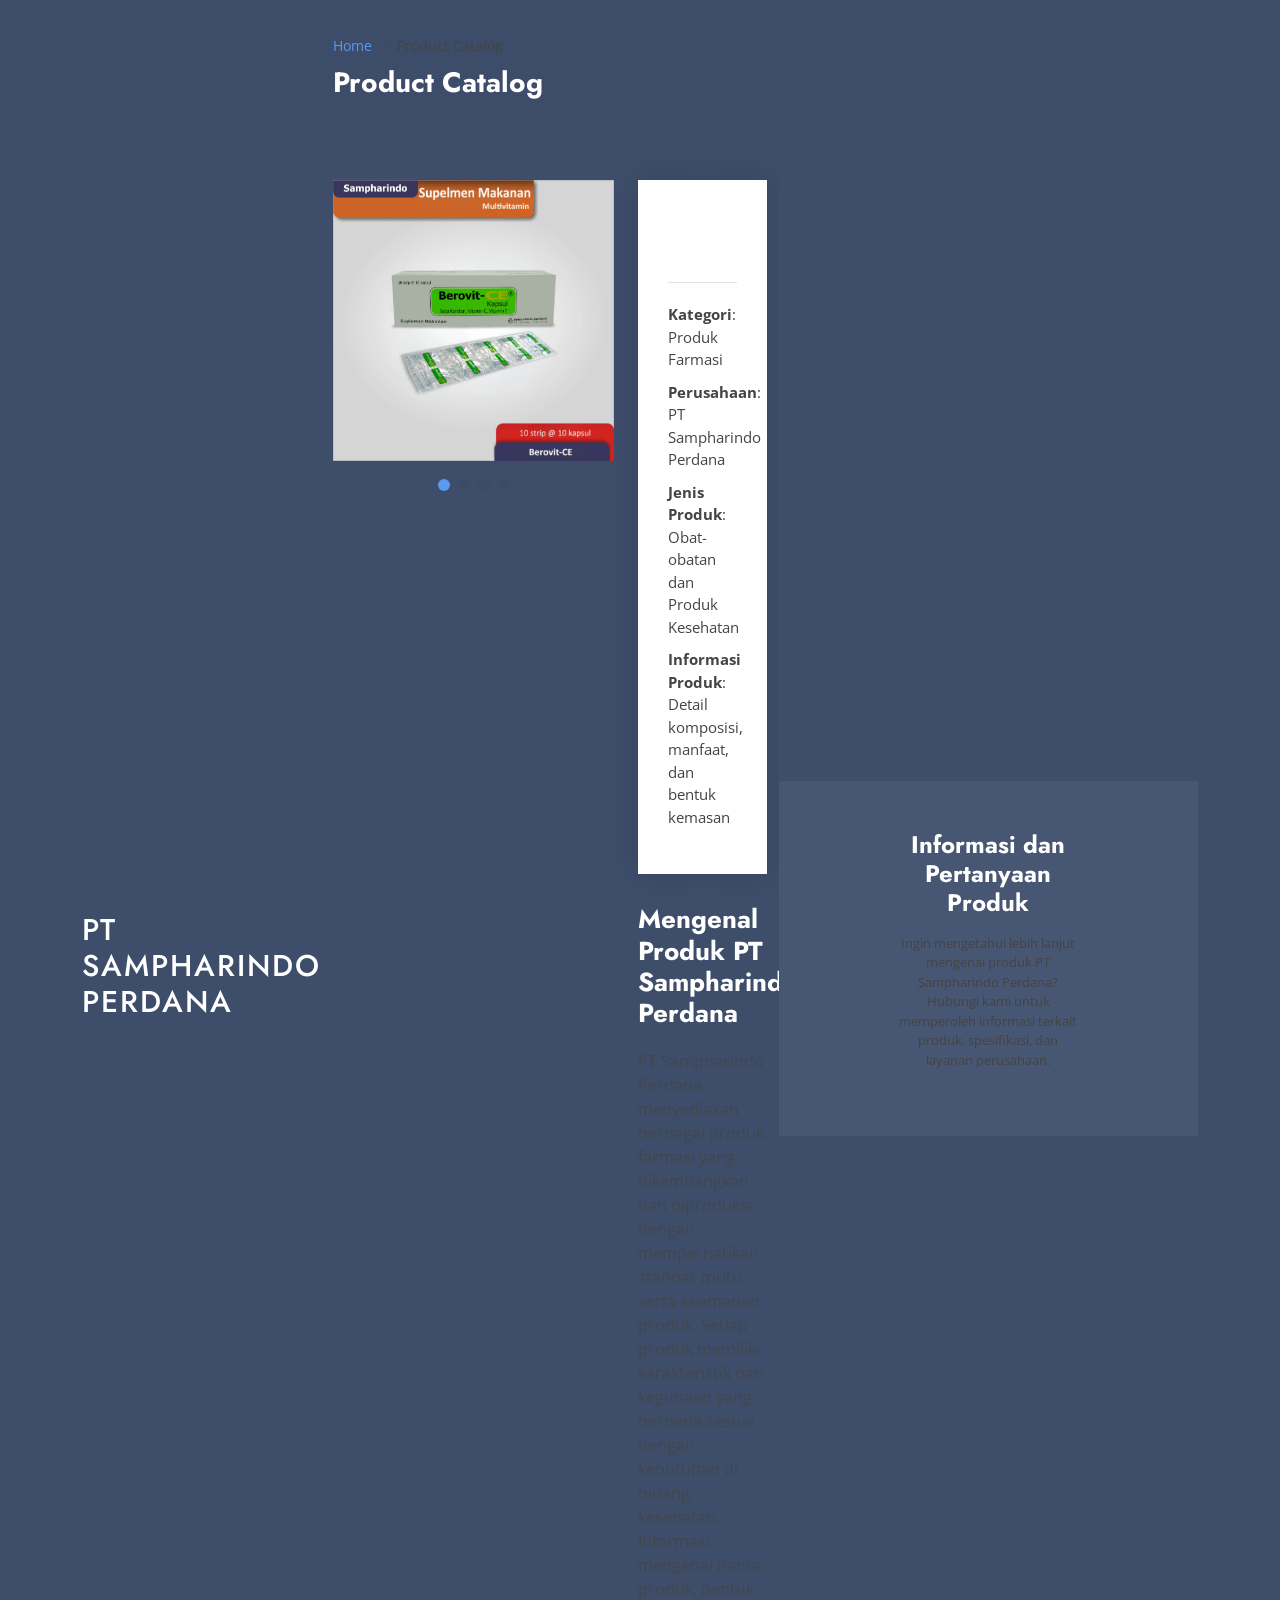
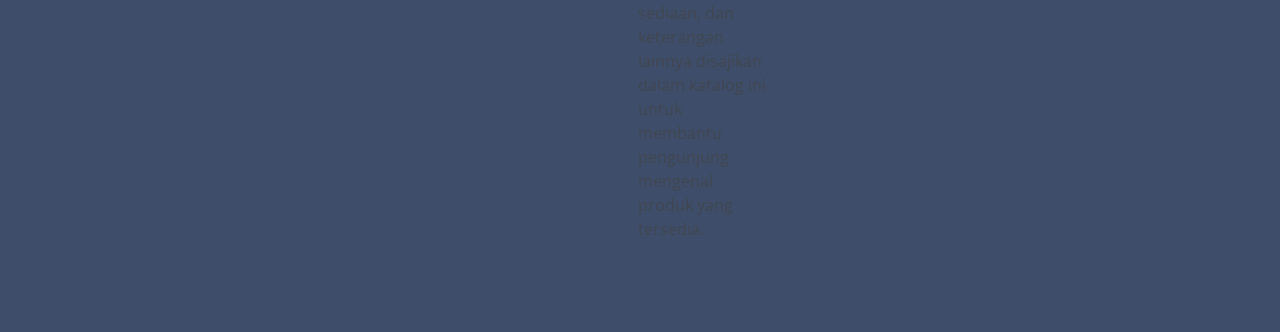
<file: portfolio-details.html>
<!DOCTYPE html>
<html lang="en">

<head>
  <meta charset="utf-8">
  <meta content="width=device-width, initial-scale=1.0" name="viewport">
  <title>PT Sampharindo Perdana</title>
  <meta name="description" content="">
  <meta name="keywords" content="">

  <!-- Favicons -->
  <link href="assets/img/favicon.png" rel="icon">
  <link href="assets/img/apple-touch-icon.png" rel="apple-touch-icon">

  <!-- Fonts -->
  <link href="https://fonts.googleapis.com" rel="preconnect">
  <link href="https://fonts.gstatic.com" rel="preconnect" crossorigin>
  <link href="https://fonts.googleapis.com/css2?family=Open+Sans:ital,wght@0,300;0,400;0,500;0,600;0,700;0,800;1,300;1,400;1,500;1,600;1,700;1,800&family=Poppins:ital,wght@0,100;0,200;0,300;0,400;0,500;0,600;0,700;0,800;0,900;1,100;1,200;1,300;1,400;1,500;1,600;1,700;1,800;1,900&family=Jost:ital,wght@0,100;0,200;0,300;0,400;0,500;0,600;0,700;0,800;0,900;1,100;1,200;1,300;1,400;1,500;1,600;1,700;1,800;1,900&display=swap" rel="stylesheet">

  <!-- Vendor CSS Files -->
  <link href="assets/vendor/bootstrap/css/bootstrap.min.css" rel="stylesheet">
  <link href="assets/vendor/bootstrap-icons/bootstrap-icons.css" rel="stylesheet">
  <link href="assets/vendor/aos/aos.css" rel="stylesheet">
  <link href="assets/vendor/glightbox/css/glightbox.min.css" rel="stylesheet">
  <link href="assets/vendor/swiper/swiper-bundle.min.css" rel="stylesheet">

  <!-- Main CSS File -->
  <link href="assets/css/main.css" rel="stylesheet">

  <!-- =======================================================
  * Template Name: Arsha
  * Template URL: https://bootstrapmade.com/arsha-free-bootstrap-html-template-corporate/
  * Updated: Feb 22 2025 with Bootstrap v5.3.3
  * Author: BootstrapMade.com
  * License: https://bootstrapmade.com/license/
  ======================================================== -->
</head>

<body class="portfolio-details-page">

  <header id="header" class="header d-flex align-items-center sticky-top">
    <div class="container-fluid container-xl position-relative d-flex align-items-center">

      <a href="index.html" class="logo d-flex align-items-center me-auto">
        <!-- Uncomment the line below if you also wish to use an image logo -->
        <!-- <img src="assets/img/logo.webp" alt=""> -->
        <h1 class="sitename">PT Sampharindo Perdana</h1>
      </a>

     
  <main class="main">

    <!-- Page Title -->
    <div class="page-title" data-aos="fade">
      <div class="container">
        <nav class="breadcrumbs">
          <ol>
            <li><a href="index.html">Home</a></li>
            <li class="current">Product Catalog</li>
          </ol>
        </nav>
        <h1>Product Catalog</h1>
      </div>
    </div><!-- End Page Title -->

    <!-- Portfolio Details Section -->
    <section id="portfolio-details" class="portfolio-details section">

      <div class="container" data-aos="fade-up" data-aos-delay="100">

        <div class="row gy-4">

          <div class="col-lg-8">
            <div class="portfolio-details-slider swiper init-swiper">

              <script type="application/json" class="swiper-config">
                {
                  "loop": true,
                  "speed": 600,
                  "autoplay": {
                    "delay": 5000
                  },
                  "slidesPerView": "auto",
                  "pagination": {
                    "el": ".swiper-pagination",
                    "type": "bullets",
                    "clickable": true
                  }
                }
              </script>

              <div class="swiper-wrapper align-items-center">

                <div class="swiper-slide">
                  <img src="assets/img/portfolio/produk kapsul 1.webp" alt="">
                </div>

                <div class="swiper-slide">
                  <img src="assets/img/portfolio/produk tablet 3.webp" alt="">
                </div>

                <div class="swiper-slide">
                  <img src="assets/img/portfolio/produksirup 1.webp" alt="">
                </div>

                <div class="swiper-slide">
                  <img src="assets/img/portfolio/produkkrim 1.webp" alt="">
                </div>

              </div>
              <div class="swiper-pagination"></div>
            </div>
          </div>

          <div class="col-lg-4">
            <div class="portfolio-info" data-aos="fade-up" data-aos-delay="200">
              <h3>Informasi Produk</h3>
              <ul>
                <li><strong>Kategori</strong>: Produk Farmasi</li>
                <li><strong>Perusahaan</strong>: PT Sampharindo Perdana</li>
                <li><strong>Jenis Produk</strong>: Obat-obatan dan Produk Kesehatan</li>
                <li><strong>Informasi Produk</strong>: Detail komposisi, manfaat, dan bentuk kemasan</li>
              </ul>
            </div>
            <div class="portfolio-description" data-aos="fade-up" data-aos-delay="300">
              <h2>Mengenal Produk PT Sampharindo Perdana</h2>
              <p>
                PT Sampharindo Perdana menyediakan berbagai produk farmasi yang dikembangkan dan diproduksi dengan memperhatikan standar mutu serta keamanan produk. Setiap produk memiliki karakteristik dan kegunaan yang berbeda sesuai dengan kebutuhan di bidang kesehatan. Informasi mengenai nama produk, bentuk sediaan, dan keterangan lainnya disajikan dalam katalog ini untuk membantu pengunjung mengenal produk yang tersedia.
              </p>
            </div>
          </div>

        </div>

      </div>

    </section><!-- /Portfolio Details Section -->

  </main>

  <footer id="footer" class="footer">

    <div class="footer-newsletter">
      <div class="container">
        <div class="row justify-content-center text-center">
          <div class="col-lg-6">
            <h4>Informasi dan Pertanyaan Produk</h4>
            <p>Ingin mengetahui lebih lanjut mengenai produk PT Sampharindo Perdana? Hubungi kami untuk memperoleh informasi terkait produk, spesifikasi, dan layanan perusahaan.</p>
              </div>

  

  </footer>

  <!-- Scroll Top -->
  <a href="#" id="scroll-top" class="scroll-top d-flex align-items-center justify-content-center"><i class="bi bi-arrow-up-short"></i></a>

  <!-- Preloader -->
  <div id="preloader"></div>

  <!-- Vendor JS Files -->
  <script src="assets/vendor/bootstrap/js/bootstrap.bundle.min.js"></script>
  <script src="assets/vendor/php-email-form/validate.js"></script>
  <script src="assets/vendor/aos/aos.js"></script>
  <script src="assets/vendor/glightbox/js/glightbox.min.js"></script>
  <script src="assets/vendor/swiper/swiper-bundle.min.js"></script>
  <script src="assets/vendor/waypoints/noframework.waypoints.js"></script>
  <script src="assets/vendor/imagesloaded/imagesloaded.pkgd.min.js"></script>
  <script src="assets/vendor/isotope-layout/isotope.pkgd.min.js"></script>

  <!-- Main JS File -->
  <script src="assets/js/main.js"></script>

</body>

</html>
</file>
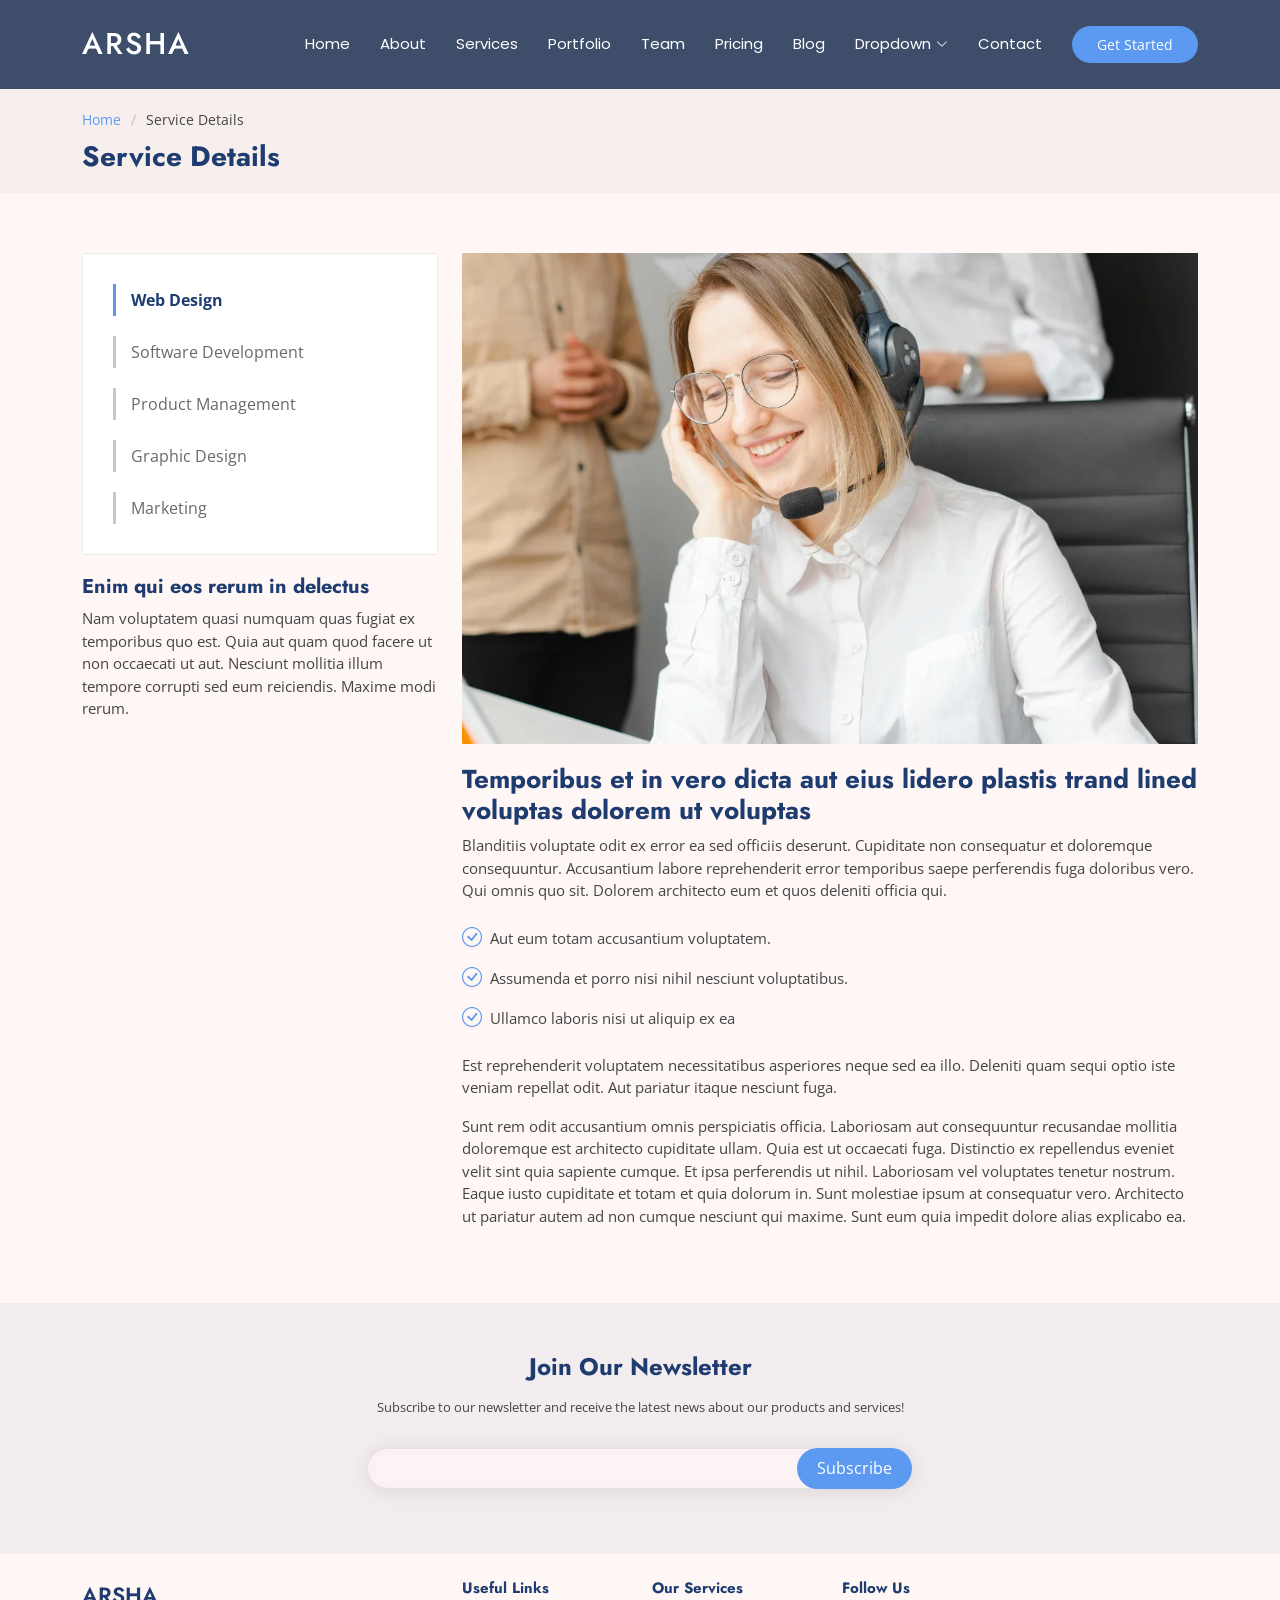
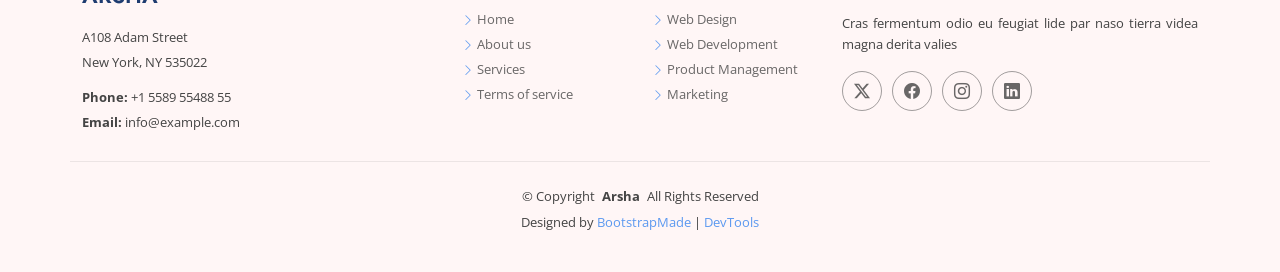
<file: service-details.html>
<!DOCTYPE html>
<html lang="en">

<head>
  <meta charset="utf-8">
  <meta content="width=device-width, initial-scale=1.0" name="viewport">
  <title>Service Details - Arsha Bootstrap Template</title>
  <meta name="description" content="">
  <meta name="keywords" content="">

  <!-- Favicons -->
  <link href="assets/img/favicon.png" rel="icon">
  <link href="assets/img/apple-touch-icon.png" rel="apple-touch-icon">

  <!-- Fonts -->
  <link href="https://fonts.googleapis.com" rel="preconnect">
  <link href="https://fonts.gstatic.com" rel="preconnect" crossorigin>
  <link href="https://fonts.googleapis.com/css2?family=Open+Sans:ital,wght@0,300;0,400;0,500;0,600;0,700;0,800;1,300;1,400;1,500;1,600;1,700;1,800&family=Poppins:ital,wght@0,100;0,200;0,300;0,400;0,500;0,600;0,700;0,800;0,900;1,100;1,200;1,300;1,400;1,500;1,600;1,700;1,800;1,900&family=Jost:ital,wght@0,100;0,200;0,300;0,400;0,500;0,600;0,700;0,800;0,900;1,100;1,200;1,300;1,400;1,500;1,600;1,700;1,800;1,900&display=swap" rel="stylesheet">

  <!-- Vendor CSS Files -->
  <link href="assets/vendor/bootstrap/css/bootstrap.min.css" rel="stylesheet">
  <link href="assets/vendor/bootstrap-icons/bootstrap-icons.css" rel="stylesheet">
  <link href="assets/vendor/aos/aos.css" rel="stylesheet">
  <link href="assets/vendor/glightbox/css/glightbox.min.css" rel="stylesheet">
  <link href="assets/vendor/swiper/swiper-bundle.min.css" rel="stylesheet">

  <!-- Main CSS File -->
  <link href="assets/css/main.css" rel="stylesheet">

  <!-- =======================================================
  * Template Name: Arsha
  * Template URL: https://bootstrapmade.com/arsha-free-bootstrap-html-template-corporate/
  * Updated: Feb 22 2025 with Bootstrap v5.3.3
  * Author: BootstrapMade.com
  * License: https://bootstrapmade.com/license/
  ======================================================== -->
</head>

<body class="service-details-page">

  <header id="header" class="header d-flex align-items-center sticky-top">
    <div class="container-fluid container-xl position-relative d-flex align-items-center">

      <a href="index.html" class="logo d-flex align-items-center me-auto">
        <!-- Uncomment the line below if you also wish to use an image logo -->
        <!-- <img src="assets/img/logo.webp" alt=""> -->
        <h1 class="sitename">Arsha</h1>
      </a>

      <nav id="navmenu" class="navmenu">
        <ul>
          <li><a href="#hero">Home</a></li>
          <li><a href="#about">About</a></li>
          <li><a href="#services">Services</a></li>
          <li><a href="#portfolio">Portfolio</a></li>
          <li><a href="#team">Team</a></li>
          <li><a href="#pricing">Pricing</a></li>
          <li><a href="blog.html">Blog</a></li>
          <li class="dropdown"><a href="#"><span>Dropdown</span> <i class="bi bi-chevron-down toggle-dropdown"></i></a>
            <ul>
              <li><a href="#">Dropdown 1</a></li>
              <li class="dropdown"><a href="#"><span>Deep Dropdown</span> <i class="bi bi-chevron-down toggle-dropdown"></i></a>
                <ul>
                  <li><a href="#">Deep Dropdown 1</a></li>
                  <li><a href="#">Deep Dropdown 2</a></li>
                  <li><a href="#">Deep Dropdown 3</a></li>
                  <li><a href="#">Deep Dropdown 4</a></li>
                  <li><a href="#">Deep Dropdown 5</a></li>
                </ul>
              </li>
              <li><a href="#">Dropdown 2</a></li>
              <li><a href="#">Dropdown 3</a></li>
              <li><a href="#">Dropdown 4</a></li>
            </ul>
          </li>
          <li><a href="#contact">Contact</a></li>
        </ul>
        <i class="mobile-nav-toggle d-xl-none bi bi-list"></i>
      </nav>

      <a class="btn-getstarted" href="#about">Get Started</a>

    </div>
  </header>

  <main class="main">

    <!-- Page Title -->
    <div class="page-title" data-aos="fade">
      <div class="container">
        <nav class="breadcrumbs">
          <ol>
            <li><a href="index.html">Home</a></li>
            <li class="current">Service Details</li>
          </ol>
        </nav>
        <h1>Service Details</h1>
      </div>
    </div><!-- End Page Title -->

    <!-- Service Details Section -->
    <section id="service-details" class="service-details section">

      <div class="container">

        <div class="row gy-4">

          <div class="col-lg-4" data-aos="fade-up" data-aos-delay="100">
            <div class="services-list">
              <a href="#" class="active">Web Design</a>
              <a href="#">Software Development</a>
              <a href="#">Product Management</a>
              <a href="#">Graphic Design</a>
              <a href="#">Marketing</a>
            </div>

            <h4>Enim qui eos rerum in delectus</h4>
            <p>Nam voluptatem quasi numquam quas fugiat ex temporibus quo est. Quia aut quam quod facere ut non occaecati ut aut. Nesciunt mollitia illum tempore corrupti sed eum reiciendis. Maxime modi rerum.</p>
          </div>

          <div class="col-lg-8" data-aos="fade-up" data-aos-delay="200">
            <img src="assets/img/services/services-4.webp" alt="" class="img-fluid services-img">
            <h3>Temporibus et in vero dicta aut eius lidero plastis trand lined voluptas dolorem ut voluptas</h3>
            <p>
              Blanditiis voluptate odit ex error ea sed officiis deserunt. Cupiditate non consequatur et doloremque consequuntur. Accusantium labore reprehenderit error temporibus saepe perferendis fuga doloribus vero. Qui omnis quo sit. Dolorem architecto eum et quos deleniti officia qui.
            </p>
            <ul>
              <li><i class="bi bi-check-circle"></i> <span>Aut eum totam accusantium voluptatem.</span></li>
              <li><i class="bi bi-check-circle"></i> <span>Assumenda et porro nisi nihil nesciunt voluptatibus.</span></li>
              <li><i class="bi bi-check-circle"></i> <span>Ullamco laboris nisi ut aliquip ex ea</span></li>
            </ul>
            <p>
              Est reprehenderit voluptatem necessitatibus asperiores neque sed ea illo. Deleniti quam sequi optio iste veniam repellat odit. Aut pariatur itaque nesciunt fuga.
            </p>
            <p>
              Sunt rem odit accusantium omnis perspiciatis officia. Laboriosam aut consequuntur recusandae mollitia doloremque est architecto cupiditate ullam. Quia est ut occaecati fuga. Distinctio ex repellendus eveniet velit sint quia sapiente cumque. Et ipsa perferendis ut nihil. Laboriosam vel voluptates tenetur nostrum. Eaque iusto cupiditate et totam et quia dolorum in. Sunt molestiae ipsum at consequatur vero. Architecto ut pariatur autem ad non cumque nesciunt qui maxime. Sunt eum quia impedit dolore alias explicabo ea.
            </p>
          </div>

        </div>

      </div>

    </section><!-- /Service Details Section -->

  </main>

  <footer id="footer" class="footer">

    <div class="footer-newsletter">
      <div class="container">
        <div class="row justify-content-center text-center">
          <div class="col-lg-6">
            <h4>Join Our Newsletter</h4>
            <p>Subscribe to our newsletter and receive the latest news about our products and services!</p>
            <form action="forms/newsletter.php" method="post" class="php-email-form">
              <div class="newsletter-form"><input type="email" name="email"><input type="submit" value="Subscribe"></div>
              <div class="loading">Loading</div>
              <div class="error-message"></div>
              <div class="sent-message">Your subscription request has been sent. Thank you!</div>
            </form>
          </div>
        </div>
      </div>
    </div>

    <div class="container footer-top">
      <div class="row gy-4">
        <div class="col-lg-4 col-md-6 footer-about">
          <a href="index.html" class="d-flex align-items-center">
            <span class="sitename">Arsha</span>
          </a>
          <div class="footer-contact pt-3">
            <p>A108 Adam Street</p>
            <p>New York, NY 535022</p>
            <p class="mt-3"><strong>Phone:</strong> <span>+1 5589 55488 55</span></p>
            <p><strong>Email:</strong> <span>info@example.com</span></p>
          </div>
        </div>

        <div class="col-lg-2 col-md-3 footer-links">
          <h4>Useful Links</h4>
          <ul>
            <li><i class="bi bi-chevron-right"></i> <a href="#">Home</a></li>
            <li><i class="bi bi-chevron-right"></i> <a href="#">About us</a></li>
            <li><i class="bi bi-chevron-right"></i> <a href="#">Services</a></li>
            <li><i class="bi bi-chevron-right"></i> <a href="#">Terms of service</a></li>
          </ul>
        </div>

        <div class="col-lg-2 col-md-3 footer-links">
          <h4>Our Services</h4>
          <ul>
            <li><i class="bi bi-chevron-right"></i> <a href="#">Web Design</a></li>
            <li><i class="bi bi-chevron-right"></i> <a href="#">Web Development</a></li>
            <li><i class="bi bi-chevron-right"></i> <a href="#">Product Management</a></li>
            <li><i class="bi bi-chevron-right"></i> <a href="#">Marketing</a></li>
          </ul>
        </div>

        <div class="col-lg-4 col-md-12">
          <h4>Follow Us</h4>
          <p>Cras fermentum odio eu feugiat lide par naso tierra videa magna derita valies</p>
          <div class="social-links d-flex">
            <a href=""><i class="bi bi-twitter-x"></i></a>
            <a href=""><i class="bi bi-facebook"></i></a>
            <a href=""><i class="bi bi-instagram"></i></a>
            <a href=""><i class="bi bi-linkedin"></i></a>
          </div>
        </div>

      </div>
    </div>

    <div class="container copyright text-center mt-4">
      <p>© <span>Copyright</span> <strong class="px-1 sitename">Arsha</strong> <span>All Rights Reserved</span></p>
      <div class="credits">
        <!-- All the links in the footer should remain intact. -->
        <!-- You can delete the links only if you've purchased the pro version. -->
        <!-- Licensing information: https://bootstrapmade.com/license/ -->
        <!-- Purchase the pro version with working PHP/AJAX contact form: [buy-url] -->
        Designed by <a href="https://bootstrapmade.com/">BootstrapMade</a> | <a href="https://bootstrapmade.com/tools/">DevTools</a>
      </div>
    </div>

  </footer>

  <!-- Scroll Top -->
  <a href="#" id="scroll-top" class="scroll-top d-flex align-items-center justify-content-center"><i class="bi bi-arrow-up-short"></i></a>

  <!-- Preloader -->
  <div id="preloader"></div>

  <!-- Vendor JS Files -->
  <script src="assets/vendor/bootstrap/js/bootstrap.bundle.min.js"></script>
  <script src="assets/vendor/php-email-form/validate.js"></script>
  <script src="assets/vendor/aos/aos.js"></script>
  <script src="assets/vendor/glightbox/js/glightbox.min.js"></script>
  <script src="assets/vendor/swiper/swiper-bundle.min.js"></script>
  <script src="assets/vendor/waypoints/noframework.waypoints.js"></script>
  <script src="assets/vendor/imagesloaded/imagesloaded.pkgd.min.js"></script>
  <script src="assets/vendor/isotope-layout/isotope.pkgd.min.js"></script>

  <!-- Main JS File -->
  <script src="assets/js/main.js"></script>

</body>

</html>
</file>
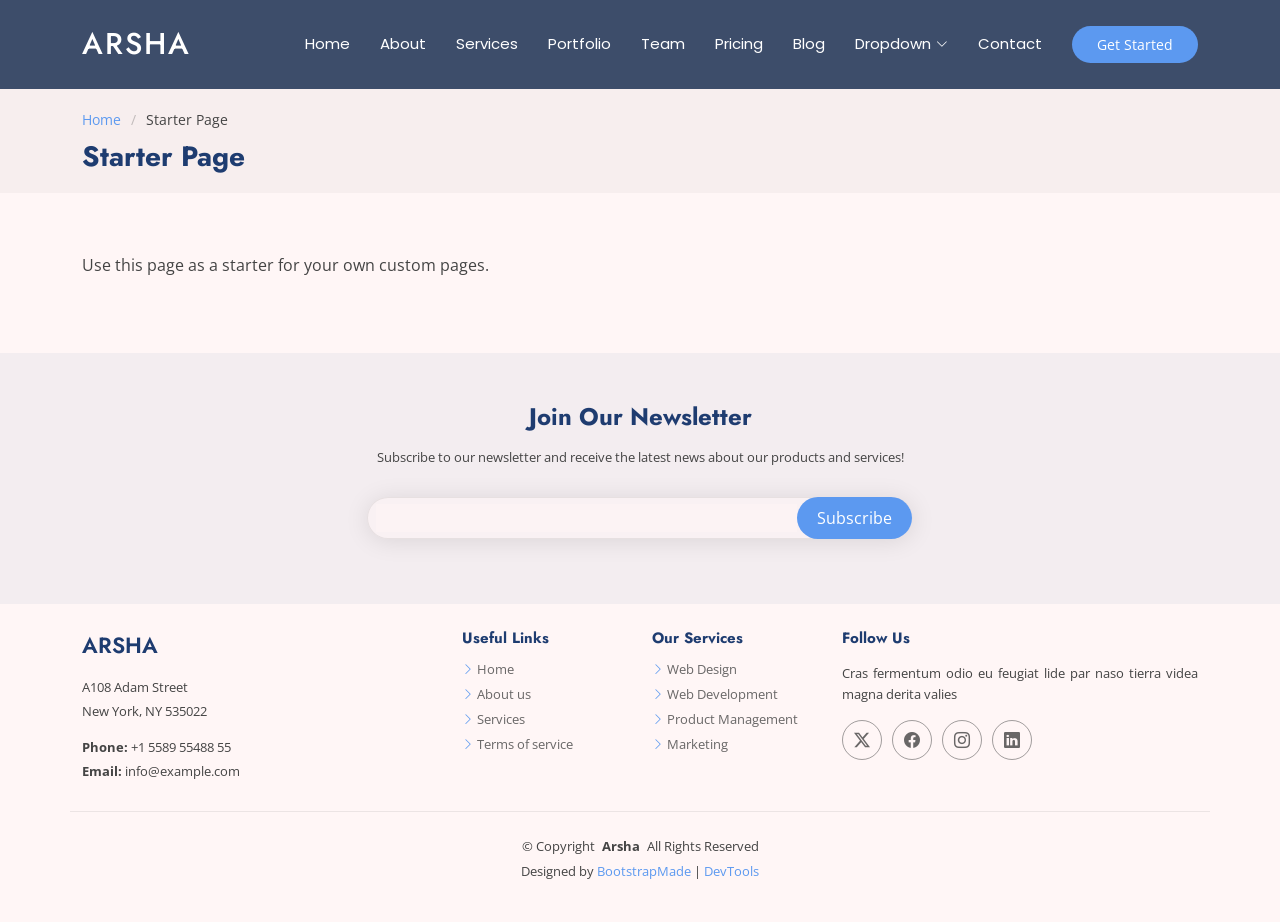
<file: starter-page.html>
<!DOCTYPE html>
<html lang="en">

<head>
  <meta charset="utf-8">
  <meta content="width=device-width, initial-scale=1.0" name="viewport">
  <title>Starter Page - Arsha Bootstrap Template</title>
  <meta name="description" content="">
  <meta name="keywords" content="">

  <!-- Favicons -->
  <link href="assets/img/favicon.png" rel="icon">
  <link href="assets/img/apple-touch-icon.png" rel="apple-touch-icon">

  <!-- Fonts -->
  <link href="https://fonts.googleapis.com" rel="preconnect">
  <link href="https://fonts.gstatic.com" rel="preconnect" crossorigin>
  <link href="https://fonts.googleapis.com/css2?family=Open+Sans:ital,wght@0,300;0,400;0,500;0,600;0,700;0,800;1,300;1,400;1,500;1,600;1,700;1,800&family=Poppins:ital,wght@0,100;0,200;0,300;0,400;0,500;0,600;0,700;0,800;0,900;1,100;1,200;1,300;1,400;1,500;1,600;1,700;1,800;1,900&family=Jost:ital,wght@0,100;0,200;0,300;0,400;0,500;0,600;0,700;0,800;0,900;1,100;1,200;1,300;1,400;1,500;1,600;1,700;1,800;1,900&display=swap" rel="stylesheet">

  <!-- Vendor CSS Files -->
  <link href="assets/vendor/bootstrap/css/bootstrap.min.css" rel="stylesheet">
  <link href="assets/vendor/bootstrap-icons/bootstrap-icons.css" rel="stylesheet">
  <link href="assets/vendor/aos/aos.css" rel="stylesheet">
  <link href="assets/vendor/glightbox/css/glightbox.min.css" rel="stylesheet">
  <link href="assets/vendor/swiper/swiper-bundle.min.css" rel="stylesheet">

  <!-- Main CSS File -->
  <link href="assets/css/main.css" rel="stylesheet">

  <!-- =======================================================
  * Template Name: Arsha
  * Template URL: https://bootstrapmade.com/arsha-free-bootstrap-html-template-corporate/
  * Updated: Feb 22 2025 with Bootstrap v5.3.3
  * Author: BootstrapMade.com
  * License: https://bootstrapmade.com/license/
  ======================================================== -->
</head>

<body class="starter-page-page">

  <header id="header" class="header d-flex align-items-center sticky-top">
    <div class="container-fluid container-xl position-relative d-flex align-items-center">

      <a href="index.html" class="logo d-flex align-items-center me-auto">
        <!-- Uncomment the line below if you also wish to use an image logo -->
        <!-- <img src="assets/img/logo.webp" alt=""> -->
        <h1 class="sitename">Arsha</h1>
      </a>

      <nav id="navmenu" class="navmenu">
        <ul>
          <li><a href="#hero">Home</a></li>
          <li><a href="#about">About</a></li>
          <li><a href="#services">Services</a></li>
          <li><a href="#portfolio">Portfolio</a></li>
          <li><a href="#team">Team</a></li>
          <li><a href="#pricing">Pricing</a></li>
          <li><a href="blog.html">Blog</a></li>
          <li class="dropdown"><a href="#"><span>Dropdown</span> <i class="bi bi-chevron-down toggle-dropdown"></i></a>
            <ul>
              <li><a href="#">Dropdown 1</a></li>
              <li class="dropdown"><a href="#"><span>Deep Dropdown</span> <i class="bi bi-chevron-down toggle-dropdown"></i></a>
                <ul>
                  <li><a href="#">Deep Dropdown 1</a></li>
                  <li><a href="#">Deep Dropdown 2</a></li>
                  <li><a href="#">Deep Dropdown 3</a></li>
                  <li><a href="#">Deep Dropdown 4</a></li>
                  <li><a href="#">Deep Dropdown 5</a></li>
                </ul>
              </li>
              <li><a href="#">Dropdown 2</a></li>
              <li><a href="#">Dropdown 3</a></li>
              <li><a href="#">Dropdown 4</a></li>
            </ul>
          </li>
          <li><a href="#contact">Contact</a></li>
        </ul>
        <i class="mobile-nav-toggle d-xl-none bi bi-list"></i>
      </nav>

      <a class="btn-getstarted" href="#about">Get Started</a>

    </div>
  </header>

  <main class="main">

    <!-- Page Title -->
    <div class="page-title" data-aos="fade">
      <div class="container">
        <nav class="breadcrumbs">
          <ol>
            <li><a href="index.html">Home</a></li>
            <li class="current">Starter Page</li>
          </ol>
        </nav>
        <h1>Starter Page</h1>
      </div>
    </div><!-- End Page Title -->

    <!-- Starter Section Section -->
    <section id="starter-section" class="starter-section section">

      <div class="container" data-aos="fade-up">
        <p>Use this page as a starter for your own custom pages.</p>
      </div>

    </section><!-- /Starter Section Section -->

  </main>

  <footer id="footer" class="footer">

    <div class="footer-newsletter">
      <div class="container">
        <div class="row justify-content-center text-center">
          <div class="col-lg-6">
            <h4>Join Our Newsletter</h4>
            <p>Subscribe to our newsletter and receive the latest news about our products and services!</p>
            <form action="forms/newsletter.php" method="post" class="php-email-form">
              <div class="newsletter-form"><input type="email" name="email"><input type="submit" value="Subscribe"></div>
              <div class="loading">Loading</div>
              <div class="error-message"></div>
              <div class="sent-message">Your subscription request has been sent. Thank you!</div>
            </form>
          </div>
        </div>
      </div>
    </div>

    <div class="container footer-top">
      <div class="row gy-4">
        <div class="col-lg-4 col-md-6 footer-about">
          <a href="index.html" class="d-flex align-items-center">
            <span class="sitename">Arsha</span>
          </a>
          <div class="footer-contact pt-3">
            <p>A108 Adam Street</p>
            <p>New York, NY 535022</p>
            <p class="mt-3"><strong>Phone:</strong> <span>+1 5589 55488 55</span></p>
            <p><strong>Email:</strong> <span>info@example.com</span></p>
          </div>
        </div>

        <div class="col-lg-2 col-md-3 footer-links">
          <h4>Useful Links</h4>
          <ul>
            <li><i class="bi bi-chevron-right"></i> <a href="#">Home</a></li>
            <li><i class="bi bi-chevron-right"></i> <a href="#">About us</a></li>
            <li><i class="bi bi-chevron-right"></i> <a href="#">Services</a></li>
            <li><i class="bi bi-chevron-right"></i> <a href="#">Terms of service</a></li>
          </ul>
        </div>

        <div class="col-lg-2 col-md-3 footer-links">
          <h4>Our Services</h4>
          <ul>
            <li><i class="bi bi-chevron-right"></i> <a href="#">Web Design</a></li>
            <li><i class="bi bi-chevron-right"></i> <a href="#">Web Development</a></li>
            <li><i class="bi bi-chevron-right"></i> <a href="#">Product Management</a></li>
            <li><i class="bi bi-chevron-right"></i> <a href="#">Marketing</a></li>
          </ul>
        </div>

        <div class="col-lg-4 col-md-12">
          <h4>Follow Us</h4>
          <p>Cras fermentum odio eu feugiat lide par naso tierra videa magna derita valies</p>
          <div class="social-links d-flex">
            <a href=""><i class="bi bi-twitter-x"></i></a>
            <a href=""><i class="bi bi-facebook"></i></a>
            <a href=""><i class="bi bi-instagram"></i></a>
            <a href=""><i class="bi bi-linkedin"></i></a>
          </div>
        </div>

      </div>
    </div>

    <div class="container copyright text-center mt-4">
      <p>© <span>Copyright</span> <strong class="px-1 sitename">Arsha</strong> <span>All Rights Reserved</span></p>
      <div class="credits">
        <!-- All the links in the footer should remain intact. -->
        <!-- You can delete the links only if you've purchased the pro version. -->
        <!-- Licensing information: https://bootstrapmade.com/license/ -->
        <!-- Purchase the pro version with working PHP/AJAX contact form: [buy-url] -->
        Designed by <a href="https://bootstrapmade.com/">BootstrapMade</a> | <a href="https://bootstrapmade.com/tools/">DevTools</a>
      </div>
    </div>

  </footer>

  <!-- Scroll Top -->
  <a href="#" id="scroll-top" class="scroll-top d-flex align-items-center justify-content-center"><i class="bi bi-arrow-up-short"></i></a>

  <!-- Preloader -->
  <div id="preloader"></div>

  <!-- Vendor JS Files -->
  <script src="assets/vendor/bootstrap/js/bootstrap.bundle.min.js"></script>
  <script src="assets/vendor/php-email-form/validate.js"></script>
  <script src="assets/vendor/aos/aos.js"></script>
  <script src="assets/vendor/glightbox/js/glightbox.min.js"></script>
  <script src="assets/vendor/swiper/swiper-bundle.min.js"></script>
  <script src="assets/vendor/waypoints/noframework.waypoints.js"></script>
  <script src="assets/vendor/imagesloaded/imagesloaded.pkgd.min.js"></script>
  <script src="assets/vendor/isotope-layout/isotope.pkgd.min.js"></script>

  <!-- Main JS File -->
  <script src="assets/js/main.js"></script>

</body>

</html>
</file>
<file: assets/css/main.css>
/**
* Template Name: Arsha
* Template URL: https://bootstrapmade.com/arsha-free-bootstrap-html-template-corporate/
* Updated: Feb 22 2025 with Bootstrap v5.3.3
* Author: BootstrapMade.com
* License: https://bootstrapmade.com/license/
*/

/*--------------------------------------------------------------
# Font & Color Variables
# Help: https://bootstrapmade.com/color-system/
--------------------------------------------------------------*/
/* Fonts */
:root {
  --default-font: "Open Sans",  system-ui, -apple-system, "Segoe UI", Roboto, "Helvetica Neue", Arial, "Noto Sans", "Liberation Sans", sans-serif, "Apple Color Emoji", "Segoe UI Emoji", "Segoe UI Symbol", "Noto Color Emoji";
  --heading-font: "Jost",  sans-serif;
  --nav-font: "Poppins",  sans-serif;
}

/* Global Colors - The following color variables are used throughout the website. Updating them here will change the color scheme of the entire website */
:root { 
  --background-color: #fff6f6; /* Background color for the entire website, including individual sections */
  --default-color: #444444; /* Default color used for the majority of the text content across the entire website */
  --heading-color: #1e3c70; /* Color for headings, subheadings and title throughout the website */
  --accent-color: #5c99f0; /* Accent color that represents your brand on the website. It's used for buttons, links, and other elements that need to stand out */
  --surface-color: #ffffff; /* The surface color is used as a background of boxed elements within sections, such as cards, icon boxes, or other elements that require a visual separation from the global background. */
  --contrast-color: #ffffff; /* Contrast color for text, ensuring readability against backgrounds of accent, heading, or default colors. */
}

/* Nav Menu Colors - The following color variables are used specifically for the navigation menu. They are separate from the global colors to allow for more customization options */
:root {
  --nav-color: #ffffff;  /* The default color of the main navmenu links */
  --nav-hover-color: #47b2e4; /* Applied to main navmenu links when they are hovered over or active */
  --nav-mobile-background-color: #ffffff; /* Used as the background color for mobile navigation menu */
  --nav-dropdown-background-color: #ffffff; /* Used as the background color for dropdown items that appear when hovering over primary navigation items */
  --nav-dropdown-color: #444444; /* Used for navigation links of the dropdown items in the navigation menu. */
  --nav-dropdown-hover-color: #47b2e4; /* Similar to --nav-hover-color, this color is applied to dropdown navigation links when they are hovered over. */
}

/* Color Presets - These classes override global colors when applied to any section or element, providing reuse of the sam color scheme. */

.light-background {
  --background-color: #f5f6f8;
  --surface-color: #ffffff;
}

.dark-background {
  --background-color: #273169;
  --default-color: #ffffff;
  --heading-color: #ffffff;
  --surface-color: #4668a2;
  --contrast-color: #ffffff;
}

/* Smooth scroll */
:root {
  scroll-behavior: smooth;
}

/*--------------------------------------------------------------
# General Styling & Shared Classes
--------------------------------------------------------------*/
body {
  color: var(--default-color);
  background-color: var(--background-color);
  font-family: var(--default-font);
}

a {
  color: var(--accent-color);
  text-decoration: none;
  transition: 0.3s;
}

a:hover {
  color: color-mix(in srgb, var(--accent-color), transparent 25%);
  text-decoration: none;
}

h1,
h2,
h3,
h4,
h5,
h6 {
  color: var(--heading-color);
  font-family: var(--heading-font);
}

/* PHP Email Form Messages
------------------------------*/
.php-email-form .error-message {
  display: none;
  background: #df1529;
  color: #ffffff;
  text-align: left;
  padding: 15px;
  margin-bottom: 24px;
  font-weight: 600;
}

.php-email-form .sent-message {
  display: none;
  color: #ffffff;
  background: #059652;
  text-align: center;
  padding: 15px;
  margin-bottom: 24px;
  font-weight: 600;
}

.php-email-form .loading {
  display: none;
  background: var(--surface-color);
  text-align: center;
  padding: 15px;
  margin-bottom: 24px;
}

.php-email-form .loading:before {
  content: "";
  display: inline-block;
  border-radius: 50%;
  width: 24px;
  height: 24px;
  margin: 0 10px -6px 0;
  border: 3px solid var(--accent-color);
  border-top-color: var(--surface-color);
  animation: php-email-form-loading 1s linear infinite;
}

@keyframes php-email-form-loading {
  0% {
    transform: rotate(0deg);
  }

  100% {
    transform: rotate(360deg);
  }
}

/*--------------------------------------------------------------
# Global Header
--------------------------------------------------------------*/
.header {
  --background-color: #3d4d6a;
  --heading-color: #ffffff;
  color: var(--default-color);
  background-color: var(--background-color);
  padding: 15px 0;
  transition: all 0.5s;
  z-index: 997;
}

.header .logo {
  line-height: 1;
}

.header .logo img {
  max-height: 36px;
  margin-right: 8px;
}

.header .logo h1 {
  font-size: 30px;
  margin: 0;
  font-weight: 500;
  color: var(--heading-color);
  letter-spacing: 2px;
  text-transform: uppercase;
}

.header .btn-getstarted,
.header .btn-getstarted:focus {
  color: var(--contrast-color);
  background: var(--accent-color);
  font-size: 14px;
  padding: 8px 25px;
  margin: 0 0 0 30px;
  border-radius: 50px;
  transition: 0.3s;
}

.header .btn-getstarted:hover,
.header .btn-getstarted:focus:hover {
  color: var(--contrast-color);
  background: color-mix(in srgb, var(--accent-color), transparent 15%);
}

@media (max-width: 1200px) {
  .header .logo {
    order: 1;
  }

  .header .btn-getstarted {
    order: 2;
    margin: 0 15px 0 0;
    padding: 6px 15px;
  }

  .header .navmenu {
    order: 3;
  }
}

/* Index Page Header
------------------------------*/
.index-page .header {
  --background-color: rgba(255, 255, 255, 0);
  --heading-color: #ffffff;
  --nav-color: #ffffff;
}

/* Index Page Header on Scroll
------------------------------*/
.index-page.scrolled .header {
  --background-color: rgba(40, 58, 90, 0.9);
}

/*--------------------------------------------------------------
# Navigation Menu
--------------------------------------------------------------*/
/* Desktop Navigation */
@media (min-width: 1200px) {
  .navmenu {
    padding: 0;
  }

  .navmenu ul {
    margin: 0;
    padding: 0;
    display: flex;
    list-style: none;
    align-items: center;
  }

  .navmenu li {
    position: relative;
  }

  .navmenu a,
  .navmenu a:focus {
    color: var(--nav-color);
    padding: 18px 15px;
    font-size: 15px;
    font-family: var(--nav-font);
    font-weight: 400;
    display: flex;
    align-items: center;
    justify-content: space-between;
    white-space: nowrap;
    transition: 0.3s;
  }

  .navmenu a i,
  .navmenu a:focus i {
    font-size: 12px;
    line-height: 0;
    margin-left: 5px;
    transition: 0.3s;
  }

  .navmenu li:last-child a {
    padding-right: 0;
  }

  .navmenu li:hover>a,
  .navmenu .active,
  .navmenu .active:focus {
    color: var(--nav-hover-color);
  }

  .navmenu .dropdown ul {
    margin: 0;
    padding: 10px 0;
    background: var(--nav-dropdown-background-color);
    display: block;
    position: absolute;
    visibility: hidden;
    left: 14px;
    top: 130%;
    opacity: 0;
    transition: 0.3s;
    border-radius: 4px;
    z-index: 99;
    box-shadow: 0px 0px 30px rgba(0, 0, 0, 0.1);
  }

  .navmenu .dropdown ul li {
    min-width: 200px;
  }

  .navmenu .dropdown ul a {
    padding: 10px 20px;
    font-size: 15px;
    text-transform: none;
    color: var(--nav-dropdown-color);
  }

  .navmenu .dropdown ul a i {
    font-size: 12px;
  }

  .navmenu .dropdown ul a:hover,
  .navmenu .dropdown ul .active:hover,
  .navmenu .dropdown ul li:hover>a {
    color: var(--nav-dropdown-hover-color);
  }

  .navmenu .dropdown:hover>ul {
    opacity: 1;
    top: 100%;
    visibility: visible;
  }

  .navmenu .dropdown .dropdown ul {
    top: 0;
    left: -90%;
    visibility: hidden;
  }

  .navmenu .dropdown .dropdown:hover>ul {
    opacity: 1;
    top: 0;
    left: -100%;
    visibility: visible;
  }

  .navmenu .megamenu {
    position: static;
  }

  .navmenu .megamenu ul {
    margin: 0;
    padding: 10px;
    background: var(--nav-dropdown-background-color);
    box-shadow: 0px 0px 20px rgba(0, 0, 0, 0.1);
    position: absolute;
    top: 130%;
    left: 0;
    right: 0;
    visibility: hidden;
    opacity: 0;
    display: flex;
    transition: 0.3s;
    border-radius: 4px;
    z-index: 99;
  }

  .navmenu .megamenu ul li {
    flex: 1;
  }

  .navmenu .megamenu ul li a,
  .navmenu .megamenu ul li:hover>a {
    padding: 10px 20px;
    font-size: 15px;
    color: var(--nav-dropdown-color);
  }

  .navmenu .megamenu ul li a:hover,
  .navmenu .megamenu ul li .active,
  .navmenu .megamenu ul li .active:hover {
    color: var(--nav-dropdown-hover-color);
  }

  .navmenu .megamenu:hover>ul {
    opacity: 1;
    top: 100%;
    visibility: visible;
  }

  .navmenu .dd-box-shadow {
    box-shadow: 0px 0px 30px rgba(0, 0, 0, 0.1);
  }
}

/* Mobile Navigation */
@media (max-width: 1199px) {
  .mobile-nav-toggle {
    color: var(--nav-color);
    font-size: 28px;
    line-height: 0;
    margin-right: 10px;
    cursor: pointer;
    transition: color 0.3s;
  }

  .navmenu {
    padding: 0;
    z-index: 9997;
  }

  .navmenu ul {
    display: none;
    list-style: none;
    position: absolute;
    inset: 60px 20px 20px 20px;
    padding: 10px 0;
    margin: 0;
    border-radius: 6px;
    background-color: var(--nav-mobile-background-color);
    overflow-y: auto;
    transition: 0.3s;
    z-index: 9998;
    box-shadow: 0px 0px 30px rgba(0, 0, 0, 0.1);
  }

  .navmenu a,
  .navmenu a:focus {
    color: var(--nav-dropdown-color);
    padding: 10px 20px;
    font-family: var(--nav-font);
    font-size: 17px;
    font-weight: 500;
    display: flex;
    align-items: center;
    justify-content: space-between;
    white-space: nowrap;
    transition: 0.3s;
  }

  .navmenu a i,
  .navmenu a:focus i {
    font-size: 12px;
    line-height: 0;
    margin-left: 5px;
    width: 30px;
    height: 30px;
    display: flex;
    align-items: center;
    justify-content: center;
    border-radius: 50%;
    transition: 0.3s;
    background-color: color-mix(in srgb, var(--accent-color), transparent 90%);
  }

  .navmenu a i:hover,
  .navmenu a:focus i:hover {
    background-color: var(--accent-color);
    color: var(--contrast-color);
  }

  .navmenu a:hover,
  .navmenu .active,
  .navmenu .active:focus {
    color: var(--nav-dropdown-hover-color);
  }

  .navmenu .active i,
  .navmenu .active:focus i {
    background-color: var(--accent-color);
    color: var(--contrast-color);
    transform: rotate(180deg);
  }

  .navmenu .dropdown ul {
    position: static;
    display: none;
    z-index: 99;
    padding: 10px 0;
    margin: 10px 20px;
    background-color: var(--nav-dropdown-background-color);
    border: 1px solid color-mix(in srgb, var(--default-color), transparent 90%);
    box-shadow: none;
    transition: all 0.5s ease-in-out;
  }

  .navmenu .dropdown ul ul {
    background-color: rgba(33, 37, 41, 0.1);
  }

  .navmenu .dropdown>.dropdown-active {
    display: block;
    background-color: rgba(33, 37, 41, 0.03);
  }

  .mobile-nav-active {
    overflow: hidden;
  }

  .mobile-nav-active .mobile-nav-toggle {
    color: #fff;
    position: absolute;
    font-size: 32px;
    top: 15px;
    right: 15px;
    margin-right: 0;
    z-index: 9999;
  }

  .mobile-nav-active .navmenu {
    position: fixed;
    overflow: hidden;
    inset: 0;
    background: rgba(33, 37, 41, 0.8);
    transition: 0.3s;
  }

  .mobile-nav-active .navmenu>ul {
    display: block;
  }
}

/*--------------------------------------------------------------
# Global Footer
--------------------------------------------------------------*/
.footer {
  color: var(--default-color);
  background-color: var(--background-color);
  font-size: 14px;
  padding-bottom: 50px;
  position: relative;
}

.footer .footer-newsletter {
  background-color: color-mix(in srgb, var(--heading-color), transparent 95%);
  padding: 50px 0;
}

.footer .footer-newsletter h4 {
  font-size: 24px;
}

.footer .footer-newsletter .newsletter-form {
  margin-top: 30px;
  margin-bottom: 15px;
  padding: 6px 8px;
  position: relative;
  background-color: color-mix(in srgb, var(--background-color), transparent 50%);
  border: 1px solid color-mix(in srgb, var(--default-color), transparent 90%);
  box-shadow: 0px 2px 25px rgba(0, 0, 0, 0.1);
  display: flex;
  transition: 0.3s;
  border-radius: 50px;
}

.footer .footer-newsletter .newsletter-form:focus-within {
  border-color: var(--accent-color);
}

.footer .footer-newsletter .newsletter-form input[type=email] {
  border: 0;
  padding: 4px;
  width: 100%;
  background-color: color-mix(in srgb, var(--background-color), transparent 50%);
  color: var(--default-color);
}

.footer .footer-newsletter .newsletter-form input[type=email]:focus-visible {
  outline: none;
}

.footer .footer-newsletter .newsletter-form input[type=submit] {
  border: 0;
  font-size: 16px;
  padding: 0 20px;
  margin: -7px -8px -7px 0;
  background: var(--accent-color);
  color: var(--contrast-color);
  transition: 0.3s;
  border-radius: 50px;
}

.footer .footer-newsletter .newsletter-form input[type=submit]:hover {
  background: color-mix(in srgb, var(--accent-color), transparent 20%);
}

.footer .footer-top {
  padding-top: 50px;
}

.footer .social-links a {
  display: flex;
  align-items: center;
  justify-content: center;
  width: 40px;
  height: 40px;
  border-radius: 50%;
  border: 1px solid color-mix(in srgb, var(--default-color), transparent 50%);
  font-size: 16px;
  color: color-mix(in srgb, var(--default-color), transparent 20%);
  margin-right: 10px;
  transition: 0.3s;
}

.footer .social-links a:hover {
  color: var(--accent-color);
  border-color: var(--accent-color);
}

.footer h4 {
  font-size: 16px;
  font-weight: bold;
  position: relative;
  padding-bottom: 12px;
}

.footer .footer-links {
  margin-bottom: 30px;
}

.footer .footer-links ul {
  list-style: none;
  padding: 0;
  margin: 0;
}

.footer .footer-links ul i {
  margin-right: 3px;
  font-size: 12px;
  line-height: 0;
  color: var(--accent-color);
}

.footer .footer-links ul li {
  padding: 10px 0;
  display: flex;
  align-items: center;
}

.footer .footer-links ul li:first-child {
  padding-top: 0;
}

.footer .footer-links ul a {
  display: inline-block;
  color: color-mix(in srgb, var(--default-color), transparent 20%);
  line-height: 1;
}

.footer .footer-links ul a:hover {
  color: var(--accent-color);
}

.footer .footer-about a {
  color: var(--heading-color);
  font-size: 28px;
  font-weight: 600;
  text-transform: uppercase;
  font-family: var(--heading-font);
}

.footer .footer-contact p {
  margin-bottom: 5px;
}

.footer .copyright {
  padding-top: 25px;
  padding-bottom: 25px;
  border-top: 1px solid color-mix(in srgb, var(--default-color), transparent 90%);
}

.footer .copyright p {
  margin-bottom: 0;
}

.footer .credits {
  margin-top: 6px;
  font-size: 13px;
}

/*--------------------------------------------------------------
# Preloader
--------------------------------------------------------------*/
#preloader {
  position: fixed;
  inset: 0;
  z-index: 999999;
  overflow: hidden;
  background: var(--background-color);
  transition: all 0.6s ease-out;
}

#preloader:before {
  content: "";
  position: fixed;
  top: calc(50% - 30px);
  left: calc(50% - 30px);
  border: 6px solid #ffffff;
  border-color: var(--accent-color) transparent var(--accent-color) transparent;
  border-radius: 50%;
  width: 60px;
  height: 60px;
  animation: animate-preloader 1.5s linear infinite;
}

@keyframes animate-preloader {
  0% {
    transform: rotate(0deg);
  }

  100% {
    transform: rotate(360deg);
  }
}

/*--------------------------------------------------------------
# Scroll Top Button
--------------------------------------------------------------*/
.scroll-top {
  position: fixed;
  visibility: hidden;
  opacity: 0;
  right: 15px;
  bottom: -15px;
  z-index: 99999;
  background-color: var(--accent-color);
  width: 44px;
  height: 44px;
  border-radius: 50px;
  transition: all 0.4s;
}

.scroll-top i {
  font-size: 24px;
  color: var(--contrast-color);
  line-height: 0;
}

.scroll-top:hover {
  background-color: color-mix(in srgb, var(--accent-color), transparent 20%);
  color: var(--contrast-color);
}

.scroll-top.active {
  visibility: visible;
  opacity: 1;
  bottom: 15px;
}

/*--------------------------------------------------------------
# Disable aos animation delay on mobile devices
--------------------------------------------------------------*/
@media screen and (max-width: 768px) {
  [data-aos-delay] {
    transition-delay: 0 !important;
  }
}

/*--------------------------------------------------------------
# Global Page Titles & Breadcrumbs
--------------------------------------------------------------*/
.page-title {
  --background-color: color-mix(in srgb, var(--default-color), transparent 96%);
  color: var(--default-color);
  background-color: var(--background-color);
  padding: 20px 0;
  position: relative;
}

.page-title h1 {
  font-size: 28px;
  font-weight: 700;
  margin: 0;
}

.page-title .breadcrumbs ol {
  display: flex;
  flex-wrap: wrap;
  list-style: none;
  padding: 0 0 10px 0;
  margin: 0;
  font-size: 14px;
}

.page-title .breadcrumbs ol li+li {
  padding-left: 10px;
}

.page-title .breadcrumbs ol li+li::before {
  content: "/";
  display: inline-block;
  padding-right: 10px;
  color: color-mix(in srgb, var(--default-color), transparent 70%);
}

/*--------------------------------------------------------------
# Global Sections
--------------------------------------------------------------*/
section,
.section {
  color: var(--default-color);
  background-color: var(--background-color);
  padding: 60px 0;
  scroll-margin-top: 88px;
  overflow: clip;
}

@media (max-width: 1199px) {

  section,
  .section {
    scroll-margin-top: 66px;
  }
}

/*--------------------------------------------------------------
# Global Section Titles
--------------------------------------------------------------*/
.section-title {
  text-align: center;
  padding-bottom: 60px;
  position: relative;
}

.section-title h2 {
  font-size: 32px;
  font-weight: 700;
  margin-bottom: 20px;
  padding-bottom: 20px;
  text-transform: uppercase;
  position: relative;
}

.section-title h2:before {
  content: "";
  position: absolute;
  display: block;
  width: 160px;
  height: 1px;
  background: color-mix(in srgb, var(--default-color), transparent 60%);
  left: 0;
  right: 0;
  bottom: 1px;
  margin: auto;
}

.section-title h2::after {
  content: "";
  position: absolute;
  display: block;
  width: 60px;
  height: 3px;
  background: var(--accent-color);
  left: 0;
  right: 0;
  bottom: 0;
  margin: auto;
}

.section-title p {
  margin-bottom: 0;
}

/*--------------------------------------------------------------
# Hero Section
--------------------------------------------------------------*/
.hero {
  width: 100%;
  min-height: 80vh;
  position: relative;
  padding: 120px 0 60px 0;
  display: flex;
  align-items: center;
}

.hero h1 {
  margin: 0;
  font-size: 48px;
  font-weight: 700;
  line-height: 56px;
}

.hero p {
  color: color-mix(in srgb, var(--default-color), transparent 30%);
  margin: 5px 0 30px 0;
  font-size: 22px;
  line-height: 1.3;
  font-weight: 600;
}

.hero .btn-get-started {
  color: var(--contrast-color);
  background: var(--accent-color);
  font-family: var(--heading-font);
  font-weight: 500;
  font-size: 15px;
  letter-spacing: 1px;
  display: inline-block;
  padding: 10px 28px 12px 28px;
  border-radius: 50px;
  transition: 0.5s;
}

.hero .btn-get-started:hover {
  color: var(--contrast-color);
  background: color-mix(in srgb, var(--accent-color), transparent 15%);
}

.hero .btn-watch-video {
  font-size: 16px;
  transition: 0.5s;
  margin-left: 25px;
  color: var(--default-color);
  font-weight: 600;
}

.hero .btn-watch-video i {
  color: var(--contrast-color);
  font-size: 32px;
  transition: 0.3s;
  line-height: 0;
  margin-right: 8px;
}

.hero .btn-watch-video:hover {
  color: var(--accent-color);
}

.hero .btn-watch-video:hover i {
  color: color-mix(in srgb, var(--accent-color), transparent 15%);
}

.hero .animated {
  animation: up-down 2s ease-in-out infinite alternate-reverse both;
}

@media (max-width: 640px) {
  .hero h1 {
    font-size: 28px;
    line-height: 36px;
  }

  .hero p {
    font-size: 18px;
    line-height: 24px;
    margin-bottom: 30px;
  }

  .hero .btn-get-started,
  .hero .btn-watch-video {
    font-size: 13px;
  }
}

@keyframes up-down {
  0% {
    transform: translateY(10px);
  }

  100% {
    transform: translateY(-10px);
  }
}

/*--------------------------------------------------------------
# Clients Section
--------------------------------------------------------------*/
.clients {
  padding: 12px 0;
}

.clients .swiper {
  padding: 10px 0;
}

.clients .swiper-wrapper {
  height: auto;
}

.clients .swiper-slide img {
  transition: 0.3s;
  padding: 0 10px;
}

.clients .swiper-slide img:hover {
  transform: scale(1.1);
}

/*--------------------------------------------------------------
# About Section
--------------------------------------------------------------*/
.about ul {
  list-style: none;
  padding: 0;
}

.about ul li {
  padding-bottom: 5px;
  display: flex;
  align-items: center;
}

.about ul i {
  font-size: 20px;
  padding-right: 4px;
  color: var(--accent-color);
  }

.about .read-more {
  color: var(--accent-color);
  font-family: var(--heading-font);
  font-weight: 500;
  font-size: 16px;
  letter-spacing: 1px;
  padding: 8px 28px;
  border-radius: 5px;
  transition: 0.3s;
  display: inline-flex;
  align-items: center;
  justify-content: center;
  border: 2px solid var(--accent-color);
}

.about .read-more i {
  font-size: 18px;
  margin-left: 5px;
  line-height: 0;
  transition: 0.3s;
}

.about .read-more:hover {
  background: var(--accent-color);
  color: var(--contrast-color);
}

.about .read-more:hover i {
  transform: translate(7px, 0);
}

.about img {
  position: relative;
  left: 200px;
}

/*--------------------------------------------------------------
# Why Us Section
--------------------------------------------------------------*/
.why-us {
  padding: 30px 0;
}

.why-us .content h3 {
  font-weight: 400;
  font-size: 34px;
}

.why-us .content p {
  color: color-mix(in srgb, var(--default-color), transparent 30%);
}

.why-us .faq-container .faq-item {
  background-color: var(--surface-color);
  position: relative;
  padding: 20px;
  margin-bottom: 20px;
  box-shadow: 0px 5px 25px 0px rgba(0, 0, 0, 0.1);
  overflow: hidden;
}

.why-us .faq-container .faq-item:last-child {
  margin-bottom: 0;
}

.why-us .faq-container .faq-item h3 {
  font-weight: 500;
  font-size: 17px;
  line-height: 24px;
  margin: 0 30px 0 0;
  transition: 0.3s;
  cursor: pointer;
}

.why-us .faq-container .faq-item h3 span {
  color: var(--accent-color);
  padding-right: 5px;
  font-weight: 600;
}

.why-us .faq-container .faq-item h3:hover {
  color: var(--accent-color);
}

.why-us .faq-container .faq-item .faq-content {
  display: grid;
  grid-template-rows: 0fr;
  transition: 0.3s ease-in-out;
  visibility: hidden;
  opacity: 0;
}

.why-us .faq-container .faq-item .faq-content p {
  margin-bottom: 0;
  overflow: hidden;
}

.why-us .faq-container .faq-item .faq-icon {
  position: absolute;
  top: 22px;
  left: 20px;
  font-size: 22px;
  line-height: 0;
  transition: 0.3s;
  color: var(--accent-color);
}

.why-us .faq-container .faq-item .faq-toggle {
  position: absolute;
  top: 20px;
  right: 20px;
  font-size: 16px;
  line-height: 0;
  transition: 0.3s;
  cursor: pointer;
}

.why-us .faq-container .faq-item .faq-toggle:hover {
  color: var(--accent-color);
}

.why-us .faq-container .faq-active h3 {
  color: var(--accent-color);
}

.why-us .faq-container .faq-active .faq-content {
  grid-template-rows: 1fr;
  visibility: visible;
  opacity: 1;
  padding-top: 10px;
}

.why-us .faq-container .faq-active .faq-toggle {
  transform: rotate(90deg);
  color: var(--accent-color);
}

.why-us .why-us-img {
  display: flex;
  align-items: center;
  justify-content: center;
}

.why-us .why-us-img img {
  max-height: 70%;
}

/*--------------------------------------------------------------
# Skills Section
--------------------------------------------------------------*/
.skills .content h3 {
  font-size: 2rem;
  font-weight: 700;
}

.skills .content p {
  color: color-mix(in srgb, var(--default-color), transparent 30%);
}

.skills .content p:last-child {
  margin-bottom: 0;
}

.skills .content ul {
  list-style: none;
  padding: 0;
}

.skills .content ul li {
  padding-bottom: 10px;
}

.skills .progress {
  height: 60px;
  display: block;
  background: none;
  border-radius: 0;
}

.skills .progress .skill {
  color: var(--default-color);
  padding: 0;
  margin: 0 0 6px 0;
  text-transform: uppercase;
  display: block;
  font-weight: 600;
  font-family: var(--heading-font);
}

.skills .progress .skill .val {
  float: right;
  font-style: normal;
}

.skills .progress-bar-wrap {
  background: color-mix(in srgb, var(--heading-color), transparent 90%);
  height: 10px;
}

.skills .progress-bar {
  width: 1px;
  height: 10px;
  transition: 0.9s;
  background-color: var(--heading-color);
}

/*--------------------------------------------------------------
# Services Section
--------------------------------------------------------------*/
.services .service-item {
  background-color: var(--surface-color);
  box-shadow: 0px 5px 90px 0px rgba(0, 0, 0, 0.1);
  padding: 50px 30px;
  transition: all ease-in-out 0.4s;
  height: 100%;
}

.services .service-item .icon {
  margin-bottom: 10px;
}

.services .service-item .icon i {
  color: var(--accent-color);
  font-size: 36px;
  transition: 0.3s;
}

.steps-content h3 {
  text-align: center;
}

.services .service-item h4 {
  font-weight: 700;
  margin-bottom: 15px;
  font-size: 20px;
}

.services .service-item h4 a {
  color: var(--heading-color);
  transition: ease-in-out 0.3s;
}

.services .service-item p {
  line-height: 24px;
  font-size: 14px;
  margin-bottom: 0;
  text-align: justify;
}

.services .service-item:hover {
  transform: translateY(-10px);
}

.services .service-item:hover h4 a {
  color: var(--accent-color);
}

.steps-item .steps-image img {
  width: 270px !important;
  max-width: 270px !important;
  height: 250px !important;
  object-fit: contain !important;
  display: block;
  margin: 0 auto;
}

/*--------------------------------------------------------------
# Work Process Section
--------------------------------------------------------------*/
.work-process .steps-item {
  background: var(--surface-color);
  border-radius: 20px;
  height: 100%;
  transition: all 0.3s ease-in-out;
  box-shadow: 0 5px 20px color-mix(in srgb, var(--default-color), transparent 92%);
}

.work-process .steps-item .steps-image {
  border-radius: 20px 20px 0 0;
  overflow: hidden;
}

.work-process .steps-item:hover {
  transform: translateY(-10px);
  box-shadow: 0 15px 30px color-mix(in srgb, var(--accent-color), transparent 85%);
}

.work-process .steps-item:hover .steps-number {
  background: var(--accent-color);
  color: var(--contrast-color);
}

.work-process .steps-item:hover .steps-image img {
  transform: scale(1.1);
}

.work-process .steps-image {
  position: relative;
  height: 280px;
}

.work-process .steps-image img {
  width: 100%;
  height: 100%;
  object-fit: cover;
  transition: transform 0.6s ease;
}

.work-process .steps-content {
  position: relative;
  padding: 40px 30px 30px;
}

.work-process .steps-content .steps-number {
  position: absolute;
  left: 30px;
  top: -30px;
  width: 60px;
  height: 60px;
  background: var(--accent-color);
  color: var(--contrast-color);
  border-radius: 50%;
  font-family: var(--heading-font);
  font-size: 24px;
  font-weight: 700;
  display: flex;
  align-items: center;
  justify-content: center;
  transition: all 0.3s ease-in-out;
}

.work-process .steps-content h3 {
  font-size: 24px;
  font-weight: 700;
  margin-bottom: 15px;
}

.work-process .steps-content p {
  font-size: 15px;
  color: color-mix(in srgb, var(--default-color), transparent 20%);
  margin-bottom: 25px;
}

.work-process .steps-features .feature-item {
  display: flex;
  align-items: center;
  margin-bottom: 12px;
}

.work-process .steps-features .feature-item:last-child {
  margin-bottom: 0;
}

.work-process .steps-features .feature-item i {
  color: var(--accent-color);
  font-size: 18px;
  margin-right: 10px;
}

.work-process .steps-features .feature-item span {
  font-size: 14px;
  color: color-mix(in srgb, var(--default-color), transparent 15%);
}

@media (max-width: 1199px) {
  .work-process .steps-image {
    height: 240px;
  }

  .work-process .steps-content {
    padding: 35px 25px 25px;
  }

  .work-process .steps-content h3 {
    font-size: 22px;
  }
}

@media (max-width: 991px) {
  .work-process .steps-item {
    margin-bottom: 30px;
  }

  .work-process .steps-image {
    height: 220px;
  }

  .work-process .steps-content {
    padding: 30px 20px 20px;
  }

  .work-process .steps-content .steps-number {
    width: 50px;
    height: 50px;
    font-size: 20px;
    left: 25px;
    top: -25px;
  }

  .work-process .steps-content h3 {
    font-size: 20px;
    margin-bottom: 12px;
  }

  .work-process .steps-content p {
    font-size: 14px;
    margin-bottom: 20px;
  }
}

/*--------------------------------------------------------------
# Call To Action Section
--------------------------------------------------------------*/
.call-to-action {
  padding: 120px 0;
  position: relative;
  clip-path: inset(0);
}

.call-to-action img {
  position: fixed;
  top: 0;
  left: 0;
  display: block;
  width: 100%;
  height: 100%;
  object-fit: cover;
  z-index: 1;
}

.call-to-action:before {
  content: "";
  background: color-mix(in srgb, var(--background-color), transparent 35%);
  position: absolute;
  inset: 0;
  z-index: 2;
}

.call-to-action .container {
  position: relative;
  z-index: 3;
}

.call-to-action h3 {
  color: var(--default-color);
  font-size: 28px;
  font-weight: 700;
}

.call-to-action p {
  color: var(--default-color);
}

.call-to-action .cta-btn {
  font-family: var(--heading-font);
  font-weight: 500;
  font-size: 16px;
  letter-spacing: 1px;
  display: inline-block;
  padding: 12px 40px;
  border-radius: 50px;
  transition: 0.5s;
  margin: 10px;
  border: 2px solid var(--contrast-color);
  color: var(--contrast-color);
}

.call-to-action .cta-btn:hover {
  background: var(--accent-color);
  border: 2px solid var(--accent-color);
}

/*--------------------------------------------------------------
# Portfolio Section
--------------------------------------------------------------*/
.portfolio .portfolio-filters {
  padding: 0;
  margin: 0 auto 20px auto;
  list-style: none;
  text-align: center;
}

.portfolio .portfolio-filters li {
  cursor: pointer;
  display: inline-block;
  padding: 8px 20px 10px 20px;
  margin: 0;
  font-size: 15px;
  font-weight: 500;
  line-height: 1;
  margin-bottom: 5px;
  border-radius: 50px;
  transition: all 0.3s ease-in-out;
  font-family: var(--heading-font);
}

.portfolio .portfolio-filters li:hover,
.portfolio .portfolio-filters li.filter-active {
  color: var(--contrast-color);
  background-color: var(--accent-color);
}

.portfolio .portfolio-filters li:first-child {
  margin-left: 0;
}

.portfolio .portfolio-filters li:last-child {
  margin-right: 0;
}

@media (max-width: 575px) {
  .portfolio .portfolio-filters li {
    font-size: 14px;
    margin: 0 0 10px 0;
  }
}

.portfolio .portfolio-item {
  position: relative;
  overflow: hidden;
}

.portfolio .portfolio-item .portfolio-info {
  opacity: 0;
  position: absolute;
  left: 12px;
  right: 12px;
  bottom: -100%;
  z-index: 3;
  transition: all ease-in-out 0.5s;
  background: color-mix(in srgb, var(--background-color), transparent 10%);
  padding: 15px;
}

.portfolio .portfolio-item .portfolio-info h4 {
  font-size: 18px;
  font-weight: 600;
  padding-right: 50px;
}

.portfolio .portfolio-item .portfolio-info p {
  color: color-mix(in srgb, var(--default-color), transparent 30%);
  font-size: 14px;
  margin-bottom: 0;
  padding-right: 50px;
}

.portfolio .portfolio-item .portfolio-info .preview-link,
.portfolio .portfolio-item .portfolio-info .details-link {
  position: absolute;
  right: 50px;
  font-size: 24px;
  top: calc(50% - 14px);
  color: color-mix(in srgb, var(--default-color), transparent 30%);
  transition: 0.3s;
  line-height: 0;
}

.portfolio .portfolio-item .portfolio-info .preview-link:hover,
.portfolio .portfolio-item .portfolio-info .details-link:hover {
  color: var(--accent-color);
}

.portfolio .portfolio-item .portfolio-info .details-link {
  right: 14px;
  font-size: 28px;
}

.portfolio .portfolio-item:hover .portfolio-info {
  opacity: 1;
  bottom: 0;
}

/*--------------------------------------------------------------
# Team Section
--------------------------------------------------------------*/
.team .team-member {
  background-color: var(--surface-color);
  box-shadow: 0px 2px 15px rgba(0, 0, 0, 0.1);
  position: relative;
  border-radius: 5px;
  transition: 0.5s;
  padding: 30px;
  height: 100%;
}

@media (max-width: 468px) {
  .team .team-member {
    flex-direction: column;
    justify-content: center !important;
    align-items: center !important;
  }
}

.team .team-member .pic {
  overflow: hidden;
  width: 150px;
  border-radius: 50%;
  flex-shrink: 0;
}

.team .team-member .pic img {
  transition: ease-in-out 0.3s;
}

.team .team-member:hover {
  transform: translateY(-10px);
}

.team .team-member .member-info {
  padding-left: 30px;
}

@media (max-width: 468px) {
  .team .team-member .member-info {
    padding: 30px 0 0 0;
    text-align: center;
  }
}

.team .team-member h4 {
  font-weight: 700;
  margin-bottom: 5px;
  font-size: 20px;
}

.team .team-member span {
  display: block;
  font-size: 15px;
  padding-bottom: 10px;
  position: relative;
  font-weight: 500;
}

.team .team-member span::after {
  content: "";
  position: absolute;
  display: block;
  width: 50px;
  height: 1px;
  background: color-mix(in srgb, var(--default-color), transparent 85%);
  bottom: 0;
  left: 0;
}

@media (max-width: 468px) {
  .team .team-member span::after {
    left: calc(50% - 25px);
  }
}

.team .team-member p {
  margin: 10px 0 0 0;
  font-size: 14px;
}

.team .team-member .social {
  margin-top: 12px;
  display: flex;
  align-items: center;
  justify-content: start;
  width: 100%;
}

@media (max-width: 468px) {
  .team .team-member .social {
    justify-content: center;
  }
}

.team .team-member .social a {
  background: color-mix(in srgb, var(--default-color), transparent 94%);
  transition: ease-in-out 0.3s;
  display: flex;
  align-items: center;
  justify-content: center;
  border-radius: 50px;
  width: 36px;
  height: 36px;
}

.team .team-member .social a i {
  color: color-mix(in srgb, var(--default-color), transparent 20%);
  font-size: 16px;
  margin: 0 2px;
}

.team .team-member .social a:hover {
  background: var(--accent-color);
}

.team .team-member .social a:hover i {
  color: var(--contrast-color);
}

.team .team-member .social a+a {
  margin-left: 8px;
}

/*--------------------------------------------------------------
# Pricing Section
--------------------------------------------------------------*/
.pricing .pricing-item {
  background-color: var(--surface-color);
  box-shadow: 0 3px 20px -2px rgba(0, 0, 0, 0.1);
  border-top: 4px solid var(--background-color);
  padding: 60px 40px;
  height: 100%;
  border-radius: 5px;
}

.pricing h3 {
  font-weight: 600;
  margin-bottom: 15px;
  font-size: 20px;
}

.pricing h4 {
  color: var(--accent-color);
  font-size: 48px;
  font-weight: 400;
  font-family: var(--heading-font);
  margin-bottom: 0;
}

.pricing h4 sup {
  font-size: 28px;
}

.pricing h4 span {
  color: color-mix(in srgb, var(--default-color), transparent 50%);
  font-size: 18px;
}

.pricing ul {
  padding: 20px 0;
  list-style: none;
  color: color-mix(in srgb, var(--default-color), transparent 30%);
  text-align: left;
  line-height: 20px;
}

.pricing ul li {
  padding: 10px 0;
  display: flex;
  align-items: center;
}

.pricing ul i {
  color: #059652;
  font-size: 24px;
  padding-right: 3px;
}

.pricing ul .na {
  color: color-mix(in srgb, var(--default-color), transparent 60%);
}

.pricing ul .na i {
  color: color-mix(in srgb, var(--default-color), transparent 60%);
}

.pricing ul .na span {
  text-decoration: line-through;
}

.pricing .buy-btn {
  color: var(--accent-color);
  display: inline-block;
  padding: 8px 35px 10px 35px;
  border-radius: 50px;
  transition: none;
  font-size: 16px;
  font-weight: 500;
  font-family: var(--heading-font);
  transition: 0.3s;
  border: 1px solid var(--accent-color);
}

.pricing .buy-btn:hover {
  background: var(--accent-color);
  color: var(--contrast-color);
}

.pricing .featured {
  border-top-color: var(--accent-color);
}

.pricing .featured .buy-btn {
  background: var(--accent-color);
  color: var(--contrast-color);
}

@media (max-width: 992px) {
  .pricing .box {
    max-width: 60%;
    margin: 0 auto 30px auto;
  }
}

@media (max-width: 767px) {
  .pricing .box {
    max-width: 80%;
    margin: 0 auto 30px auto;
  }
}

@media (max-width: 420px) {
  .pricing .box {
    max-width: 100%;
    margin: 0 auto 30px auto;
  }
}

/*--------------------------------------------------------------
# Testimonials Section
--------------------------------------------------------------*/
.testimonials .section-header {
  margin-bottom: 40px;
}

.testimonials .testimonials-carousel,
.testimonials .testimonials-slider {
  overflow: hidden;
}

.testimonials .testimonial-item {
  text-align: center;
}

.testimonials .testimonial-item .testimonial-img {
  width: 120px;
  border-radius: 50%;
  border: 4px solid var(--background-color);
  margin: 0 auto;
}

.testimonials .testimonial-item h3 {
  font-size: 20px;
  font-weight: bold;
  margin: 10px 0 5px 0;
}

.testimonials .testimonial-item h4 {
  font-size: 14px;
  color: color-mix(in srgb, var(--default-color), transparent 40%);
  margin: 0 0 15px 0;
}

.testimonials .testimonial-item .stars {
  margin-bottom: 15px;
}

.testimonials .testimonial-item .stars i {
  color: #ffc107;
  margin: 0 1px;
}

.testimonials .testimonial-item .quote-icon-left,
.testimonials .testimonial-item .quote-icon-right {
  color: color-mix(in srgb, var(--accent-color), transparent 50%);
  font-size: 26px;
  line-height: 0;
}

.testimonials .testimonial-item .quote-icon-left {
  display: inline-block;
  left: -5px;
  position: relative;
}

.testimonials .testimonial-item .quote-icon-right {
  display: inline-block;
  right: -5px;
  position: relative;
  top: 10px;
  transform: scale(-1, -1);
}

.testimonials .testimonial-item p {
  font-style: italic;
  margin: 0 auto 15px auto;
}

.testimonials .swiper-wrapper {
  height: auto;
}

.testimonials .swiper-pagination {
  margin-top: 20px;
  position: relative;
}

.testimonials .swiper-pagination .swiper-pagination-bullet {
  width: 12px;
  height: 12px;
  opacity: 1;
  background-color: color-mix(in srgb, var(--default-color), transparent 85%);
}

.testimonials .swiper-pagination .swiper-pagination-bullet-active {
  background-color: var(--accent-color);
}

@media (min-width: 992px) {
  .testimonials .testimonial-item p {
    width: 80%;
  }
}

/*--------------------------------------------------------------
# Faq 2 Section
--------------------------------------------------------------*/
.faq-2 .faq-container {
  margin-top: 15px;
}

.faq-2 .faq-container .faq-item {
  background-color: var(--surface-color);
  position: relative;
  padding: 20px;
  margin-bottom: 20px;
  overflow: hidden;
}

.faq-2 .faq-container .faq-item:last-child {
  margin-bottom: 0;
}

.faq-2 .faq-container .faq-item h3 {
  font-weight: 600;
  font-size: 18px;
  line-height: 24px;
  margin: 0 30px 0 32px;
  transition: 0.3s;
  cursor: pointer;
}

.faq-2 .faq-container .faq-item h3 span {
  color: var(--accent-color);
  padding-right: 5px;
}

.faq-2 .faq-container .faq-item h3:hover {
  color: var(--accent-color);
}

.faq-2 .faq-container .faq-item .faq-content {
  display: grid;
  grid-template-rows: 0fr;
  transition: 0.3s ease-in-out;
  visibility: hidden;
  opacity: 0;
}

.faq-2 .faq-container .faq-item .faq-content p {
  margin-bottom: 0;
  overflow: hidden;
}

.faq-2 .faq-container .faq-item .faq-icon {
  position: absolute;
  top: 22px;
  left: 20px;
  font-size: 20px;
  line-height: 0;
  transition: 0.3s;
  color: var(--accent-color);
}

.faq-2 .faq-container .faq-item .faq-toggle {
  position: absolute;
  top: 20px;
  right: 20px;
  font-size: 16px;
  line-height: 0;
  transition: 0.3s;
  cursor: pointer;
}

.faq-2 .faq-container .faq-item .faq-toggle:hover {
  color: var(--accent-color);
}

.faq-2 .faq-container .faq-active h3 {
  color: var(--accent-color);
}

.faq-2 .faq-container .faq-active .faq-content {
  grid-template-rows: 1fr;
  visibility: visible;
  opacity: 1;
  padding-top: 10px;
}

.faq-2 .faq-container .faq-active .faq-toggle {
  transform: rotate(90deg);
  color: var(--accent-color);
}

/*--------------------------------------------------------------
# Subscribe Section
--------------------------------------------------------------*/
.subscribe .container {
  padding: 80px 80px 0 80px;
  background: color-mix(in srgb, var(--default-color), transparent 96%);
  border-radius: 15px;
}

@media (max-width: 992px) {
  .subscribe .container {
    padding: 60px 60px 0 60px;
  }
}

@media (max-width: 575px) {
  .subscribe .container {
    padding: 25px 15px 0 15px;
    border-radius: 0;
  }
}

.subscribe .cta-content h2 {
  font-size: 2.5rem;
  font-weight: 700;
  margin-bottom: 1rem;
}

.subscribe .cta-content p {
  font-size: 1.1rem;
  margin-bottom: 2rem;
}

.subscribe .cta-form .form-control {
  height: 50px;
  border-radius: 25px 0 0 25px;
  border: 1px solid var(--accent-color);
  padding-left: 20px;
}

.subscribe .cta-form .form-control:focus {
  box-shadow: none;
  border-color: var(--accent-color);
}

.subscribe .cta-form .btn {
  height: 50px;
  border-radius: 0 25px 25px 0;
  background-color: var(--accent-color);
  border-color: var(--accent-color);
  color: var(--contrast-color);
  padding: 0 30px;
  font-weight: 600;
  transition: all 0.3s ease;
}

.subscribe .cta-form .btn:hover {
  background-color: color-mix(in srgb, var(--accent-color), black 10%);
  border-color: color-mix(in srgb, var(--accent-color), black 10%);
}

@media (max-width: 575px) {
  .subscribe .cta-form .btn {
    padding: 0 15px;
  }
}

@media (max-width: 991px) {
  .subscribe .cta-content {
    text-align: center;
    margin-bottom: 2rem;
  }

  .subscribe .cta-image {
    text-align: center;
  }
}

/*--------------------------------------------------------------
# Recent Blog Postst Section
--------------------------------------------------------------*/
.recent-blog-postst .post-item {
  background: var(--surface-color);
  box-shadow: 0px 2px 20px rgba(0, 0, 0, 0.1);
  transition: 0.3s;
}

.recent-blog-postst .post-item .post-img img {
  transition: 0.5s;
}

.recent-blog-postst .post-item .post-date {
  position: absolute;
  right: 0;
  bottom: 0;
  background-color: var(--accent-color);
  color: var(--contrast-color);
  text-transform: uppercase;
  font-size: 13px;
  padding: 6px 12px;
  font-weight: 500;
}

.recent-blog-postst .post-item .post-content {
  padding: 30px;
}

.recent-blog-postst .post-item .post-title {
  color: var(--heading-color);
  font-size: 20px;
  font-weight: 700;
  transition: 0.3s;
  margin-bottom: 15px;
}

.recent-blog-postst .post-item .meta i {
  font-size: 16px;
  color: var(--accent-color);
}

.recent-blog-postst .post-item .meta span {
  font-size: 15px;
  color: color-mix(in srgb, var(--default-color), transparent 50%);
}

.recent-blog-postst .post-item hr {
  color: color-mix(in srgb, var(--default-color), transparent 80%);
  margin: 20px 0;
}

.recent-blog-postst .post-item .readmore {
  display: flex;
  align-items: center;
  font-weight: 600;
  line-height: 1;
  transition: 0.3s;
  color: color-mix(in srgb, var(--default-color), transparent 40%);
}

.recent-blog-postst .post-item .readmore i {
  line-height: 0;
  margin-left: 6px;
  font-size: 16px;
}

.recent-blog-postst .post-item:hover .post-title,
.recent-blog-postst .post-item:hover .readmore {
  color: var(--accent-color);
}

.recent-blog-postst .post-item:hover .post-img img {
  transform: scale(1.1);
}

/*--------------------------------------------------------------
# Contact Section
--------------------------------------------------------------*/
.contact .info-wrap {
  background-color: var(--surface-color);
  box-shadow: 0px 0px 20px rgba(0, 0, 0, 0.1);
  border-top: 3px solid var(--accent-color);
  border-bottom: 3px solid var(--accent-color);
  padding: 30px;
  height: 100%;
}

@media (max-width: 575px) {
  .contact .info-wrap {
    padding: 20px;
  }
}

.contact .info-item {
  margin-bottom: 40px;
}

.contact .info-item i {
  font-size: 20px;
  color: var(--accent-color);
  background: color-mix(in srgb, var(--accent-color), transparent 92%);
  width: 44px;
  height: 44px;
  display: flex;
  justify-content: center;
  align-items: center;
  border-radius: 50px;
  transition: all 0.3s ease-in-out;
  margin-right: 15px;
}

.contact .info-item h3 {
  padding: 0;
  font-size: 18px;
  font-weight: 700;
  margin-bottom: 5px;
}

.contact .info-item p {
  padding: 0;
  margin-bottom: 0;
  font-size: 14px;
}

.contact .info-item:hover i {
  background: var(--accent-color);
  color: var(--contrast-color);
}

.contact .php-email-form {
  background-color: var(--surface-color);
  height: 100%;
  padding: 30px;
  border-top: 3px solid var(--accent-color);
  border-bottom: 3px solid var(--accent-color);
  box-shadow: 0px 0px 20px rgba(0, 0, 0, 0.1);
}

@media (max-width: 575px) {
  .contact .php-email-form {
    padding: 20px;
  }
}

.contact .php-email-form input[type=text],
.contact .php-email-form input[type=email],
.contact .php-email-form textarea {
  font-size: 14px;
  padding: 10px 15px;
  box-shadow: none;
  border-radius: 0;
  color: var(--default-color);
  background-color: color-mix(in srgb, var(--background-color), transparent 50%);
  border-color: color-mix(in srgb, var(--default-color), transparent 80%);
}

.contact .php-email-form input[type=text]:focus,
.contact .php-email-form input[type=email]:focus,
.contact .php-email-form textarea:focus {
  border-color: var(--accent-color);
}

.contact .php-email-form input[type=text]::placeholder,
.contact .php-email-form input[type=email]::placeholder,
.contact .php-email-form textarea::placeholder {
  color: color-mix(in srgb, var(--default-color), transparent 70%);
}

.contact .php-email-form button[type=submit] {
  color: var(--contrast-color);
  background: var(--accent-color);
  border: 0;
  padding: 10px 30px;
  transition: 0.4s;
  border-radius: 50px;
}

.contact .php-email-form button[type=submit]:hover {
  background: color-mix(in srgb, var(--accent-color), transparent 25%);
}

/*--------------------------------------------------------------
# Portfolio Details Section
--------------------------------------------------------------*/
.portfolio-details .portfolio-details-slider img {
  width: 100%;
}

.portfolio-details .portfolio-details-slider .swiper-pagination {
  margin-top: 20px;
  position: relative;
}

.portfolio-details .portfolio-details-slider .swiper-pagination .swiper-pagination-bullet {
  width: 12px;
  height: 12px;
  background-color: color-mix(in srgb, var(--default-color), transparent 85%);
  opacity: 1;
}

.portfolio-details .portfolio-details-slider .swiper-pagination .swiper-pagination-bullet-active {
  background-color: var(--accent-color);
}

.portfolio-details .portfolio-info {
  background-color: var(--surface-color);
  padding: 30px;
  box-shadow: 0px 0 30px rgba(0, 0, 0, 0.1);
}

.portfolio-details .portfolio-info h3 {
  font-size: 22px;
  font-weight: 700;
  margin-bottom: 20px;
  padding-bottom: 20px;
  border-bottom: 1px solid color-mix(in srgb, var(--default-color), transparent 85%);
}

.portfolio-details .portfolio-info ul {
  list-style: none;
  padding: 0;
  font-size: 15px;
}

.portfolio-details .portfolio-info ul li+li {
  margin-top: 10px;
}

.portfolio-details .portfolio-description {
  padding-top: 30px;
}

.portfolio-details .portfolio-description h2 {
  font-size: 26px;
  font-weight: 700;
  margin-bottom: 20px;
}

.portfolio-details .portfolio-description p {
  padding: 0;
  color: color-mix(in srgb, var(--default-color), transparent 30%);
}

/*--------------------------------------------------------------
# Service Details Section
--------------------------------------------------------------*/
.service-details .services-list {
  background-color: var(--surface-color);
  padding: 10px 30px;
  border: 1px solid color-mix(in srgb, var(--default-color), transparent 90%);
  margin-bottom: 20px;
}

.service-details .services-list a {
  display: block;
  line-height: 1;
  padding: 8px 0 8px 15px;
  border-left: 3px solid color-mix(in srgb, var(--default-color), transparent 70%);
  margin: 20px 0;
  color: color-mix(in srgb, var(--default-color), transparent 20%);
  transition: 0.3s;
}

.service-details .services-list a.active {
  color: var(--heading-color);
  font-weight: 700;
  border-color: var(--accent-color);
}

.service-details .services-list a:hover {
  border-color: var(--accent-color);
}

.service-details .services-img {
  margin-bottom: 20px;
}

.service-details h3 {
  font-size: 26px;
  font-weight: 700;
}

.service-details h4 {
  font-size: 20px;
  font-weight: 700;
}

.service-details p {
  font-size: 15px;
}

.service-details ul {
  list-style: none;
  padding: 0;
  font-size: 15px;
}

.service-details ul li {
  padding: 5px 0;
  display: flex;
  align-items: center;
}

.service-details ul i {
  font-size: 20px;
  margin-right: 8px;
  color: var(--accent-color);
}

/*--------------------------------------------------------------
# Blog Posts Section
--------------------------------------------------------------*/
.blog-posts article {
  background-color: var(--surface-color);
  box-shadow: 0 4px 16px rgba(0, 0, 0, 0.1);
  padding: 30px;
  height: 100%;
}

.blog-posts .post-img {
  max-height: 440px;
  margin: -30px -30px 0 -30px;
  overflow: hidden;
}

.blog-posts .title {
  font-size: 24px;
  font-weight: 700;
  padding: 0;
  margin: 30px 0;
}

.blog-posts .title a {
  color: var(--heading-color);
  transition: 0.3s;
}

.blog-posts .title a:hover {
  color: var(--accent-color);
}

.blog-posts .meta-top {
  margin-top: 20px;
  color: color-mix(in srgb, var(--default-color), transparent 40%);
}

.blog-posts .meta-top ul {
  display: flex;
  flex-wrap: wrap;
  list-style: none;
  align-items: center;
  padding: 0;
  margin: 0;
}

.blog-posts .meta-top ul li+li {
  padding-left: 20px;
}

.blog-posts .meta-top i {
  font-size: 16px;
  margin-right: 8px;
  line-height: 0;
  color: color-mix(in srgb, var(--default-color), transparent 20%);
}

.blog-posts .meta-top a {
  color: color-mix(in srgb, var(--default-color), transparent 40%);
  font-size: 14px;
  display: inline-block;
  line-height: 1;
}

.blog-posts .content {
  margin-top: 20px;
}

.blog-posts .content .read-more {
  text-align: right;
}

.blog-posts .content .read-more a {
  background: var(--accent-color);
  color: var(--contrast-color);
  display: inline-block;
  padding: 8px 30px;
  transition: 0.3s;
  font-size: 14px;
  border-radius: 4px;
}

.blog-posts .content .read-more a:hover {
  background: color-mix(in srgb, var(--accent-color), transparent 20%);
}

/*--------------------------------------------------------------
# Pagination 2 Section
--------------------------------------------------------------*/
.pagination-2 {
  padding-top: 0;
  color: color-mix(in srgb, var(--default-color), transparent 40%);
}

.pagination-2 ul {
  display: flex;
  padding: 0;
  margin: 0;
  list-style: none;
}

.pagination-2 li {
  margin: 0 5px;
  transition: 0.3s;
}

.pagination-2 li a {
  color: color-mix(in srgb, var(--default-color), transparent 40%);
  padding: 7px 16px;
  display: flex;
  align-items: center;
  justify-content: center;
}

.pagination-2 li a.active,
.pagination-2 li a:hover {
  background: var(--accent-color);
  color: var(--contrast-color);
}

.pagination-2 li a.active a,
.pagination-2 li a:hover a {
  color: var(--contrast-color);
}

/*--------------------------------------------------------------
# Blog Details Section
--------------------------------------------------------------*/
.blog-details {
  max-width: 1000px;
  margin: 0 auto;
}

.blog-details .hero-img {
  position: relative;
  width: 100%;
  height: 500px;
  margin: 0 auto 3rem;
  border-radius: 16px;
  overflow: hidden;
}

.blog-details .hero-img img {
  width: 100%;
  height: 100%;
  object-fit: cover;
}

.blog-details .hero-img .meta-overlay {
  position: absolute;
  bottom: 0;
  left: 0;
  right: 0;
  padding: 2rem;
  background: linear-gradient(to top, rgba(0, 0, 0, 0.7), transparent);
}

.blog-details .hero-img .meta-overlay .meta-categories .category {
  color: var(--contrast-color);
  background-color: var(--accent-color);
  padding: 0.4rem 1rem;
  border-radius: 30px;
  font-size: 0.9rem;
  text-decoration: none;
  transition: all 0.3s ease;
}

.blog-details .hero-img .meta-overlay .meta-categories .category:hover {
  background-color: color-mix(in srgb, var(--accent-color), transparent 15%);
}

.blog-details .hero-img .meta-overlay .meta-categories .divider {
  color: var(--contrast-color);
  margin: 0 0.75rem;
}

.blog-details .hero-img .meta-overlay .meta-categories .reading-time {
  color: var(--contrast-color);
  font-size: 0.9rem;
}

.blog-details .hero-img .meta-overlay .meta-categories .reading-time i {
  margin-right: 0.3rem;
}

@media (max-width: 768px) {
  .blog-details .hero-img {
    height: 350px;
    margin-top: -30px;
    margin-bottom: 2rem;
  }
}

.blog-details .article-content {
  padding: 0 1rem;
}

.blog-details .article-content .content-header {
  margin-bottom: 3rem;
}

.blog-details .article-content .content-header .title {
  font-size: 2.8rem;
  line-height: 1.2;
  margin-bottom: 2rem;
  font-weight: 700;
  color: var(--heading-color);
}

@media (max-width: 768px) {
  .blog-details .article-content .content-header .title {
    font-size: 2rem;
  }
}

.blog-details .article-content .content-header .author-info {
  display: flex;
  justify-content: space-between;
  align-items: center;
  flex-wrap: wrap;
  gap: 1rem;
  padding-bottom: 2rem;
  border-bottom: 1px solid color-mix(in srgb, var(--default-color), transparent 90%);
}

.blog-details .article-content .content-header .author-info .author-details {
  display: flex;
  align-items: center;
  gap: 1rem;
}

.blog-details .article-content .content-header .author-info .author-details .author-img {
  width: 50px;
  height: 50px;
  border-radius: 50%;
  object-fit: cover;
}

.blog-details .article-content .content-header .author-info .author-details .info h4 {
  margin: 0;
  font-size: 1.1rem;
  color: var(--heading-color);
}

.blog-details .article-content .content-header .author-info .author-details .info .role {
  font-size: 0.9rem;
  color: color-mix(in srgb, var(--default-color), transparent 30%);
}

.blog-details .article-content .content-header .author-info .post-meta {
  color: color-mix(in srgb, var(--default-color), transparent 30%);
  font-size: 0.95rem;
}

.blog-details .article-content .content-header .author-info .post-meta i {
  margin-right: 0.3rem;
}

.blog-details .article-content .content-header .author-info .post-meta .divider {
  margin: 0 0.75rem;
}

.blog-details .article-content .content {
  font-size: 1.15rem;
  line-height: 1.8;
  color: color-mix(in srgb, var(--default-color), transparent 10%);
}

.blog-details .article-content .content .lead {
  font-size: 1.3rem;
  color: var(--heading-color);
  margin-bottom: 2rem;
  font-weight: 500;
}

.blog-details .article-content .content h2 {
  font-size: 2rem;
  color: var(--heading-color);
  margin: 3rem 0 1.5rem;
}

.blog-details .article-content .content p {
  margin-bottom: 1.5rem;
}

.blog-details .article-content .content ul {
  margin-bottom: 2rem;
  padding-left: 1.2rem;
}

.blog-details .article-content .content ul li {
  margin-bottom: 0.75rem;
  position: relative;
}

.blog-details .article-content .content .content-image {
  margin: 2.5rem 0;
  border-radius: 12px;
  overflow: hidden;
  box-shadow: 0 5px 15px rgba(0, 0, 0, 0.08);
}

.blog-details .article-content .content .content-image.right-aligned {
  float: right;
  max-width: 450px;
  margin: 1rem 0 2rem 2rem;
}

@media (max-width: 768px) {
  .blog-details .article-content .content .content-image.right-aligned {
    float: none;
    max-width: 100%;
    margin: 2rem 0;
  }
}

.blog-details .article-content .content .content-image img {
  width: 100%;
  height: auto;
}

.blog-details .article-content .content .content-image figcaption {
  padding: 1rem;
  text-align: center;
  font-size: 0.9rem;
  color: color-mix(in srgb, var(--default-color), transparent 30%);
  background-color: color-mix(in srgb, var(--surface-color), transparent 50%);
}

.blog-details .article-content .content .highlight-box {
  background: color-mix(in srgb, var(--accent-color), transparent 95%);
  border-radius: 12px;
  padding: 2rem;
  margin: 2.5rem 0;
}

.blog-details .article-content .content .highlight-box h3 {
  color: var(--heading-color);
  margin-bottom: 1.5rem;
  font-size: 1.5rem;
}

.blog-details .article-content .content .highlight-box .trend-list {
  list-style: none;
  padding: 0;
  margin: 0;
}

.blog-details .article-content .content .highlight-box .trend-list li {
  display: flex;
  align-items: center;
  margin-bottom: 1rem;
  padding: 0.5rem 0;
}

.blog-details .article-content .content .highlight-box .trend-list li i {
  color: var(--accent-color);
  font-size: 1.5rem;
  margin-right: 1rem;
}

.blog-details .article-content .content .highlight-box .trend-list li span {
  color: var(--heading-color);
  font-weight: 500;
}

.blog-details .article-content .content .content-grid {
  margin: 3rem 0;
}

.blog-details .article-content .content .content-grid .info-card {
  background: var(--surface-color);
  border-radius: 12px;
  padding: 2rem;
  height: 100%;
  box-shadow: 0 3px 10px rgba(0, 0, 0, 0.05);
  transition: transform 0.3s ease;
}

.blog-details .article-content .content .content-grid .info-card:hover {
  transform: translateY(-5px);
}

.blog-details .article-content .content .content-grid .info-card i {
  font-size: 2rem;
  color: var(--accent-color);
  margin-bottom: 1rem;
}

.blog-details .article-content .content .content-grid .info-card h4 {
  color: var(--heading-color);
  margin-bottom: 1rem;
  font-size: 1.3rem;
}

.blog-details .article-content .content .content-grid .info-card p {
  margin: 0;
  font-size: 1rem;
  line-height: 1.6;
}

.blog-details .article-content .content blockquote {
  position: relative;
  margin: 3rem 0;
  padding: 2rem 3rem;
  background: var(--surface-color);
  border-radius: 12px;
  box-shadow: 0 3px 15px rgba(0, 0, 0, 0.05);
}

.blog-details .article-content .content blockquote::before {
  content: '"';
  position: absolute;
  top: -20px;
  left: 20px;
  font-size: 8rem;
  color: color-mix(in srgb, var(--accent-color), transparent 85%);
  font-family: serif;
  line-height: 1;
}

.blog-details .article-content .content blockquote p {
  font-size: 1.3rem;
  font-style: italic;
  color: var(--heading-color);
  margin: 0 0 1rem;
  position: relative;
}

.blog-details .article-content .content blockquote cite {
  font-style: normal;
  color: color-mix(in srgb, var(--default-color), transparent 30%);
  font-size: 0.95rem;
  display: block;
}

.blog-details .article-content .meta-bottom {
  margin-top: 4rem;
  padding-top: 2rem;
  border-top: 1px solid color-mix(in srgb, var(--default-color), transparent 90%);
  display: grid;
  gap: 2rem;
}

.blog-details .article-content .meta-bottom h4 {
  color: var(--heading-color);
  font-size: 1.1rem;
  margin-bottom: 1rem;
}

.blog-details .article-content .meta-bottom .tags {
  display: flex;
  flex-wrap: wrap;
  gap: 0.5rem;
}

.blog-details .article-content .meta-bottom .tags .tag {
  background: color-mix(in srgb, var(--accent-color), transparent 90%);
  color: var(--accent-color);
  padding: 0.5rem 1rem;
  border-radius: 30px;
  font-size: 0.9rem;
  text-decoration: none;
  transition: all 0.3s ease;
}

.blog-details .article-content .meta-bottom .tags .tag:hover {
  background: var(--accent-color);
  color: var(--contrast-color);
}

.blog-details .article-content .meta-bottom .social-links {
  display: flex;
  gap: 1rem;
}

.blog-details .article-content .meta-bottom .social-links a {
  display: flex;
  align-items: center;
  justify-content: center;
  width: 40px;
  height: 40px;
  border-radius: 50%;
  background: color-mix(in srgb, var(--accent-color), transparent 90%);
  color: var(--accent-color);
  transition: all 0.3s ease;
}

.blog-details .article-content .meta-bottom .social-links a:hover {
  background: var(--accent-color);
  color: var(--contrast-color);
  transform: translateY(-2px);
}

.blog-details .article-content .meta-bottom .social-links a i {
  font-size: 1.2rem;
}

/*--------------------------------------------------------------
# Blog Comments Section
--------------------------------------------------------------*/
.blog-comments {
  padding: 20px 0;
}

.blog-comments .comments-header {
  display: flex;
  align-items: center;
  justify-content: space-between;
  margin-bottom: 40px;
  padding-bottom: 20px;
  border-bottom: 1px solid color-mix(in srgb, var(--default-color), transparent 92%);
}

.blog-comments .comments-header .title {
  color: var(--heading-color);
  font-size: 32px;
  font-weight: 700;
  font-family: var(--heading-font);
  margin: 0;
}

.blog-comments .comments-header .comments-stats {
  background: color-mix(in srgb, var(--default-color), transparent 95%);
  padding: 8px 20px;
  border-radius: 30px;
  display: flex;
  align-items: center;
  gap: 8px;
}

.blog-comments .comments-header .comments-stats .count {
  font-size: 18px;
  font-weight: 700;
}

.blog-comments .comments-header .comments-stats .label {
  font-size: 14px;
  text-transform: uppercase;
  letter-spacing: 0.5px;
}

.blog-comments .comments-container {
  display: flex;
  flex-direction: column;
  gap: 40px;
}

.blog-comments .comment-thread {
  position: relative;
}

.blog-comments .comment-thread:not(:last-child)::after {
  content: "";
  position: absolute;
  left: 25px;
  top: 80px;
  bottom: 0;
  width: 2px;
  background: linear-gradient(to bottom, color-mix(in srgb, var(--accent-color), transparent 40%), color-mix(in srgb, var(--accent-color), transparent 90%));
  z-index: 0;
}

@media (min-width: 768px) {
  .blog-comments .comment-thread:not(:last-child)::after {
    left: 35px;
  }
}

.blog-comments .comment-box {
  position: relative;
  transition: all 0.3s ease;
}

.blog-comments .comment-box.reply {
  margin-left: 50px;
  margin-top: 25px;
}

@media (min-width: 768px) {
  .blog-comments .comment-box.reply {
    margin-left: 70px;
  }
}

.blog-comments .comment-wrapper {
  display: flex;
  gap: 20px;
  position: relative;
}

.blog-comments .avatar-wrapper {
  position: relative;
  flex-shrink: 0;
}

.blog-comments .avatar-wrapper img {
  width: 50px;
  height: 50px;
  border-radius: 15px;
  object-fit: cover;
  border: 3px solid var(--surface-color);
  box-shadow: 0 3px 15px rgba(0, 0, 0, 0.05);
  transition: transform 0.3s ease;
}

@media (min-width: 768px) {
  .blog-comments .avatar-wrapper img {
    width: 70px;
    height: 70px;
  }
}

.blog-comments .avatar-wrapper img:hover {
  transform: scale(1.05);
}

.blog-comments .avatar-wrapper .status-indicator {
  position: absolute;
  bottom: -2px;
  right: -2px;
  width: 12px;
  height: 12px;
  border-radius: 50%;
  background-color: #4CAF50;
  border: 2px solid var(--surface-color);
  z-index: 1;
}

.blog-comments .comment-content {
  flex: 1;
  background-color: var(--surface-color);
  border-radius: 20px;
  padding: 25px;
  box-shadow: 0 3px 15px rgba(0, 0, 0, 0.03);
  transition: all 0.3s ease;
}

.blog-comments .comment-content:hover {
  transform: translateY(-2px);
  box-shadow: 0 5px 25px rgba(0, 0, 0, 0.05);
}

.blog-comments .comment-header {
  display: flex;
  justify-content: space-between;
  align-items: flex-start;
  margin-bottom: 15px;
}

.blog-comments .comment-header .user-info h4 {
  color: var(--heading-color);
  font-size: 18px;
  font-weight: 600;
  margin: 0 0 5px;
}

.blog-comments .comment-header .user-info .time-badge {
  display: flex;
  align-items: center;
  gap: 5px;
  font-size: 14px;
  color: color-mix(in srgb, var(--default-color), transparent 40%);
}

.blog-comments .comment-header .user-info .time-badge i {
  font-size: 13px;
}

.blog-comments .comment-header .engagement .likes {
  display: flex;
  align-items: center;
  gap: 5px;
  padding: 6px 12px;
  background-color: color-mix(in srgb, var(--accent-color), transparent 92%);
  border-radius: 20px;
  color: var(--accent-color);
  font-size: 14px;
  font-weight: 500;
}

.blog-comments .comment-header .engagement .likes i {
  font-size: 13px;
}

.blog-comments .comment-body p {
  color: var(--default-color);
  font-size: 15px;
  line-height: 1.6;
  margin-bottom: 20px;
}

.blog-comments .comment-actions {
  display: flex;
  gap: 15px;
}

.blog-comments .comment-actions .action-btn {
  background: none;
  border: none;
  padding: 8px 15px;
  border-radius: 20px;
  color: color-mix(in srgb, var(--default-color), transparent 40%);
  font-size: 14px;
  font-weight: 500;
  display: flex;
  align-items: center;
  gap: 6px;
  cursor: pointer;
  transition: all 0.3s ease;
}

.blog-comments .comment-actions .action-btn i {
  font-size: 15px;
  transition: all 0.3s ease;
}

.blog-comments .comment-actions .action-btn:hover {
  color: var(--accent-color);
  background-color: color-mix(in srgb, var(--accent-color), transparent 92%);
}

.blog-comments .comment-actions .action-btn:hover.like-btn i {
  transform: scale(1.2);
  color: #ff4b6e;
}

.blog-comments .comment-actions .action-btn:hover.reply-btn i {
  transform: translateX(-3px);
}

.blog-comments .comment-actions .action-btn:hover.share-btn i {
  transform: translateY(-2px);
}

.blog-comments .comment-actions .action-btn.like-btn.active {
  color: #ff4b6e;
}

.blog-comments .replies-container {
  margin-top: 25px;
  display: flex;
  flex-direction: column;
  gap: 25px;
}

@media (max-width: 768px) {
  .blog-comments .comments-header {
    margin-bottom: 30px;
  }

  .blog-comments .comments-header .title {
    font-size: 24px;
  }

  .blog-comments .comments-header .comments-stats {
    padding: 6px 15px;
  }

  .blog-comments .comments-header .comments-stats .count {
    font-size: 20px;
  }

  .blog-comments .comments-header .comments-stats .label {
    font-size: 12px;
  }

  .blog-comments .comment-content {
    padding: 20px;
  }

  .blog-comments .comment-header .user-info h4 {
    font-size: 16px;
  }

  .blog-comments .comment-header .user-info .time-badge {
    font-size: 13px;
  }

  .blog-comments .comment-body p {
    font-size: 14px;
  }

  .blog-comments .comment-actions .action-btn {
    padding: 6px 12px;
    font-size: 13px;
  }
}

/*--------------------------------------------------------------
# Blog Comment Form Section
--------------------------------------------------------------*/
.blog-comment-form {
  max-width: 900px;
  margin: 30px auto 0 auto;
  padding-top: 10px;
}

.blog-comment-form form {
  padding: 2rem;
  background-color: var(--surface-color);
  border-radius: 12px;
  box-shadow: 0 4px 16px rgba(0, 0, 0, 0.1);
}

.blog-comment-form .form-header {
  text-align: center;
  margin-bottom: 2rem;
}

.blog-comment-form .form-header h3 {
  color: var(--heading-color);
  font-size: 1.75rem;
  margin-bottom: 0.5rem;
}

.blog-comment-form .form-header p {
  color: color-mix(in srgb, var(--default-color), transparent 30%);
  font-size: 0.9375rem;
}

.blog-comment-form .input-group {
  margin-bottom: 1rem;
  position: relative;
}

.blog-comment-form .input-group label {
  display: block;
  margin-bottom: 0.5rem;
  color: var(--heading-color);
  font-weight: 500;
  font-size: 0.875rem;
}

.blog-comment-form .input-group input,
.blog-comment-form .input-group textarea {
  width: 100%;
  padding: 0.875rem 1rem;
  border: 2px solid color-mix(in srgb, var(--default-color), transparent 85%);
  border-radius: 8px;
  background-color: var(--surface-color);
  color: var(--default-color);
  font-size: 0.9375rem;
  transition: all 0.2s ease;
}

.blog-comment-form .input-group input::placeholder,
.blog-comment-form .input-group textarea::placeholder {
  color: color-mix(in srgb, var(--default-color), transparent 60%);
}

.blog-comment-form .input-group input:hover,
.blog-comment-form .input-group textarea:hover {
  border-color: color-mix(in srgb, var(--default-color), transparent 70%);
}

.blog-comment-form .input-group input:focus,
.blog-comment-form .input-group textarea:focus {
  outline: none;
  border-color: var(--accent-color);
  box-shadow: 0 0 0 4px color-mix(in srgb, var(--accent-color), transparent 90%);
}

.blog-comment-form .input-group input:invalid:not(:placeholder-shown),
.blog-comment-form .input-group textarea:invalid:not(:placeholder-shown) {
  border-color: #dc3545;
}

.blog-comment-form .input-group input:invalid:not(:placeholder-shown)+.error-text,
.blog-comment-form .input-group textarea:invalid:not(:placeholder-shown)+.error-text {
  opacity: 1;
  transform: translateY(0);
}

.blog-comment-form .input-group textarea {
  min-height: 120px;
  resize: vertical;
}

.blog-comment-form .input-group .error-text {
  position: absolute;
  bottom: -20px;
  left: 0;
  color: #dc3545;
  font-size: 0.75rem;
  opacity: 0;
  transform: translateY(-10px);
  transition: all 0.2s ease;
}

.blog-comment-form button[type=submit] {
  background: var(--accent-color);
  color: var(--contrast-color);
  padding: 0.875rem 2.5rem;
  border: none;
  border-radius: 8px;
  font-size: 1rem;
  font-weight: 500;
  cursor: pointer;
  transition: all 0.3s ease;
}

.blog-comment-form button[type=submit]:hover {
  background: color-mix(in srgb, var(--accent-color), transparent 15%);
  transform: translateY(-2px);
}

.blog-comment-form button[type=submit]:active {
  transform: translateY(0);
}

@media (max-width: 768px) {
  .blog-comment-form {
    padding: 1.5rem;
  }

  .blog-comment-form .form-header h3 {
    font-size: 1.5rem;
  }

  .blog-comment-form button[type=submit] {
    width: 100%;
    padding: 0.875rem 1rem;
  }
}

/*--------------------------------------------------------------
# Starter Section Section
--------------------------------------------------------------*/
.starter-section {
  /* Add your styles here */
}

/*--------------------------------------------------------------
# Error 404 Section
--------------------------------------------------------------*/
.error-404 {
  padding: 80px 0;
  margin: 0 auto;
}

.error-404 .error-icon {
  font-size: 5rem;
  color: color-mix(in srgb, var(--accent-color), transparent 15%);
}

.error-404 .error-code {
  font-size: clamp(6rem, 15vw, 12rem);
  font-weight: 800;
  color: color-mix(in srgb, var(--heading-color), transparent 10%);
  font-family: var(--heading-font);
  line-height: 1;
}

.error-404 .error-title {
  font-size: 2rem;
  color: var(--heading-color);
  font-weight: 600;
}

.error-404 .error-text {
  font-size: 1.1rem;
  color: color-mix(in srgb, var(--default-color), transparent 20%);
  max-width: 600px;
  margin: 0 auto;
}

.error-404 .search-box {
  max-width: 500px;
  margin: 0 auto;
}

.error-404 .search-box .input-group {
  border-radius: 50px;
  overflow: hidden;
  box-shadow: 0 5px 15px rgba(0, 0, 0, 0.05);
}

.error-404 .search-box .form-control {
  border: 1px solid color-mix(in srgb, var(--default-color), transparent 90%);
  padding: 0.75rem 1.5rem;
  font-size: 1rem;
  color: var(--default-color);
  background-color: var(--surface-color);
  border-radius: 50px;
}

.error-404 .search-box .form-control:focus {
  box-shadow: none;
  border-color: var(--accent-color);
}

.error-404 .search-box .form-control::placeholder {
  color: color-mix(in srgb, var(--default-color), transparent 60%);
}

.error-404 .search-box .search-btn {
  background-color: var(--accent-color);
  color: var(--contrast-color);
  border: none;
  padding: 0.75rem 1.5rem;
  transition: all 0.3s ease;
}

.error-404 .search-box .search-btn:hover {
  background-color: color-mix(in srgb, var(--accent-color), transparent 15%);
}

.error-404 .error-action .btn-primary {
  padding: 0.75rem 2rem;
  font-size: 1.1rem;
  background-color: var(--accent-color);
  border: none;
  color: var(--contrast-color);
  border-radius: 50px;
  transition: all 0.3s ease;
}

.error-404 .error-action .btn-primary:hover {
  background-color: color-mix(in srgb, var(--accent-color), transparent 15%);
  transform: translateY(-2px);
}

@media (max-width: 768px) {
  .error-404 {
    padding: 60px 0;
  }

  .error-404 .error-code {
    font-size: clamp(4rem, 12vw, 8rem);
  }

  .error-404 .error-title {
    font-size: 1.5rem;
  }

  .error-404 .error-text {
    font-size: 1rem;
    padding: 0 20px;
  }

  .error-404 .search-box {
    margin: 0 20px;
  }
}

/*--------------------------------------------------------------
# Widgets
--------------------------------------------------------------*/
.widgets-container {
  margin: 60px 0 30px 0;
}

.widget-title {
  color: var(--heading-color);
  font-size: 20px;
  font-weight: 600;
  padding: 0 0 0 10px;
  margin: 0 0 20px 0;
  border-left: 4px solid var(--accent-color);
}

.widget-item {
  margin-bottom: 30px;
  background-color: color-mix(in srgb, var(--default-color), transparent 98%);
  border: 1px solid color-mix(in srgb, var(--default-color), transparent 90%);
  padding: 30px;
  border-radius: 5px;
}

.widget-item:last-child {
  margin-bottom: 0;
}

.search-widget form {
  background: var(--background-color);
  border: 1px solid color-mix(in srgb, var(--default-color), transparent 75%);
  padding: 3px 10px;
  position: relative;
  border-radius: 50px;
  transition: 0.3s;
}

.search-widget form input[type=text] {
  border: 0;
  padding: 4px 10px;
  border-radius: 4px;
  width: calc(100% - 40px);
  background-color: var(--background-color);
  color: var(--default-color);
}

.search-widget form input[type=text]:focus {
  outline: none;
}

.search-widget form button {
  background: none;
  color: var(--default-color);
  position: absolute;
  top: 0;
  right: 0;
  bottom: 0;
  border: 0;
  font-size: 16px;
  padding: 0 16px;
  transition: 0.3s;
  line-height: 0;
}

.search-widget form button i {
  line-height: 0;
}

.search-widget form button:hover {
  color: var(--accent-color);
}

.search-widget form:is(:focus-within) {
  border-color: var(--accent-color);
}

.recent-posts-widget .post-item {
  display: flex;
  margin-bottom: 15px;
}

.recent-posts-widget .post-item:last-child {
  margin-bottom: 0;
}

.recent-posts-widget .post-item img {
  width: 80px;
  margin-right: 15px;
}

.recent-posts-widget .post-item h4 {
  font-size: 15px;
  font-weight: bold;
  margin-bottom: 5px;
}

.recent-posts-widget .post-item h4 a {
  color: var(--default-color);
  transition: 0.3s;
}

.recent-posts-widget .post-item h4 a:hover {
  color: var(--accent-color);
}

.recent-posts-widget .post-item time {
  display: block;
  font-style: italic;
  font-size: 14px;
  color: color-mix(in srgb, var(--default-color), transparent 50%);
}

.categories-widget ul {
  list-style: none;
  padding: 0;
  margin: 0;
}

.categories-widget ul li {
  padding-bottom: 10px;
}

.categories-widget ul li:last-child {
  padding-bottom: 0;
}

.categories-widget ul a {
  color: color-mix(in srgb, var(--default-color), transparent 20%);
  transition: 0.3s;
}

.categories-widget ul a:hover {
  color: var(--accent-color);
}

.categories-widget ul a span {
  padding-left: 5px;
  color: color-mix(in srgb, var(--default-color), transparent 50%);
  font-size: 14px;
}

.tags-widget ul {
  list-style: none;
  padding: 0;
  margin: 0;
}

.tags-widget ul li {
  display: inline-block;
}

.tags-widget ul a {
  background-color: color-mix(in srgb, var(--default-color), transparent 94%);
  color: color-mix(in srgb, var(--default-color), transparent 30%);
  border-radius: 50px;
  font-size: 14px;
  padding: 5px 15px;
  margin: 0 6px 8px 0;
  display: inline-block;
  transition: 0.3s;
}

.tags-widget ul a:hover {
  background: var(--accent-color);
  color: var(--contrast-color);
}

.tags-widget ul a span {
  padding-left: 5px;
  color: color-mix(in srgb, var(--default-color), transparent 60%);
  font-size: 14px;
}
.map-container {
  width: 100%;
  max-width: 450px;
  margin-top: 20px;
}

.map-container iframe {
  width: 100% !important;
  height: 300px !important;
  border: 0;
  border-radius: 10px;
  display: block;
}
.contact form button[type="submit"] {
  background-color: #b0caee;
  color: #ffffff;
  border: 1px solid #b0caee;
  padding: 12px 35px;
  border-radius: 5px;
  font-weight: 500;
  transition: 0.3s;
  cursor: pointer;
}

/* Efek ketika kursor diarahkan ke tombol */
.contact form button[type="submit"]:hover {
  background-color: #ffffff;
  color: #8aaddb;
  border: 1px solid #b0caee;
}
/* Memperkecil ukuran footer */
.footer {
  padding-bottom: 15px;
  font-size: 13px;
}

.footer .footer-top {
  padding-top: 25px;
}

.footer .footer-links {
  margin-bottom: 10px;
}

.footer .footer-links ul li {
  padding: 6px 0;
}

.footer h4 {
  font-size: 15px;
  padding-bottom: 8px;
}

.footer .footer-about a {
  font-size: 22px;
}
/* Mengurangi jarak atas section Tentang Kami */
#about {
  padding-top: 25px;
}

/* Mengurangi jarak antara judul dan isi Tentang Kami */
#about .section-title {
  padding-bottom: 25px;
}

#about .section-title h2 {
  margin-bottom: 10px;
  padding-bottom: 15px;
}
/* Merapikan paragraf Tentang Kami */
#about .content p {
  text-align: justify;
  line-height: 1.7;
}
#scroll-top {
    display: none !important;
}
.footer .col-lg-4.col-md-12 p {
    text-align: justify;
    line-height: 1.6;
}
.team-member .member-info p {
    text-align: justify !important;
    text-align-last: left;
    line-height: 1.7;
    width: 100%;
}
.steps-item .steps-content p {
    text-align: justify !important;
    line-height: 1.7;
}
</file>
